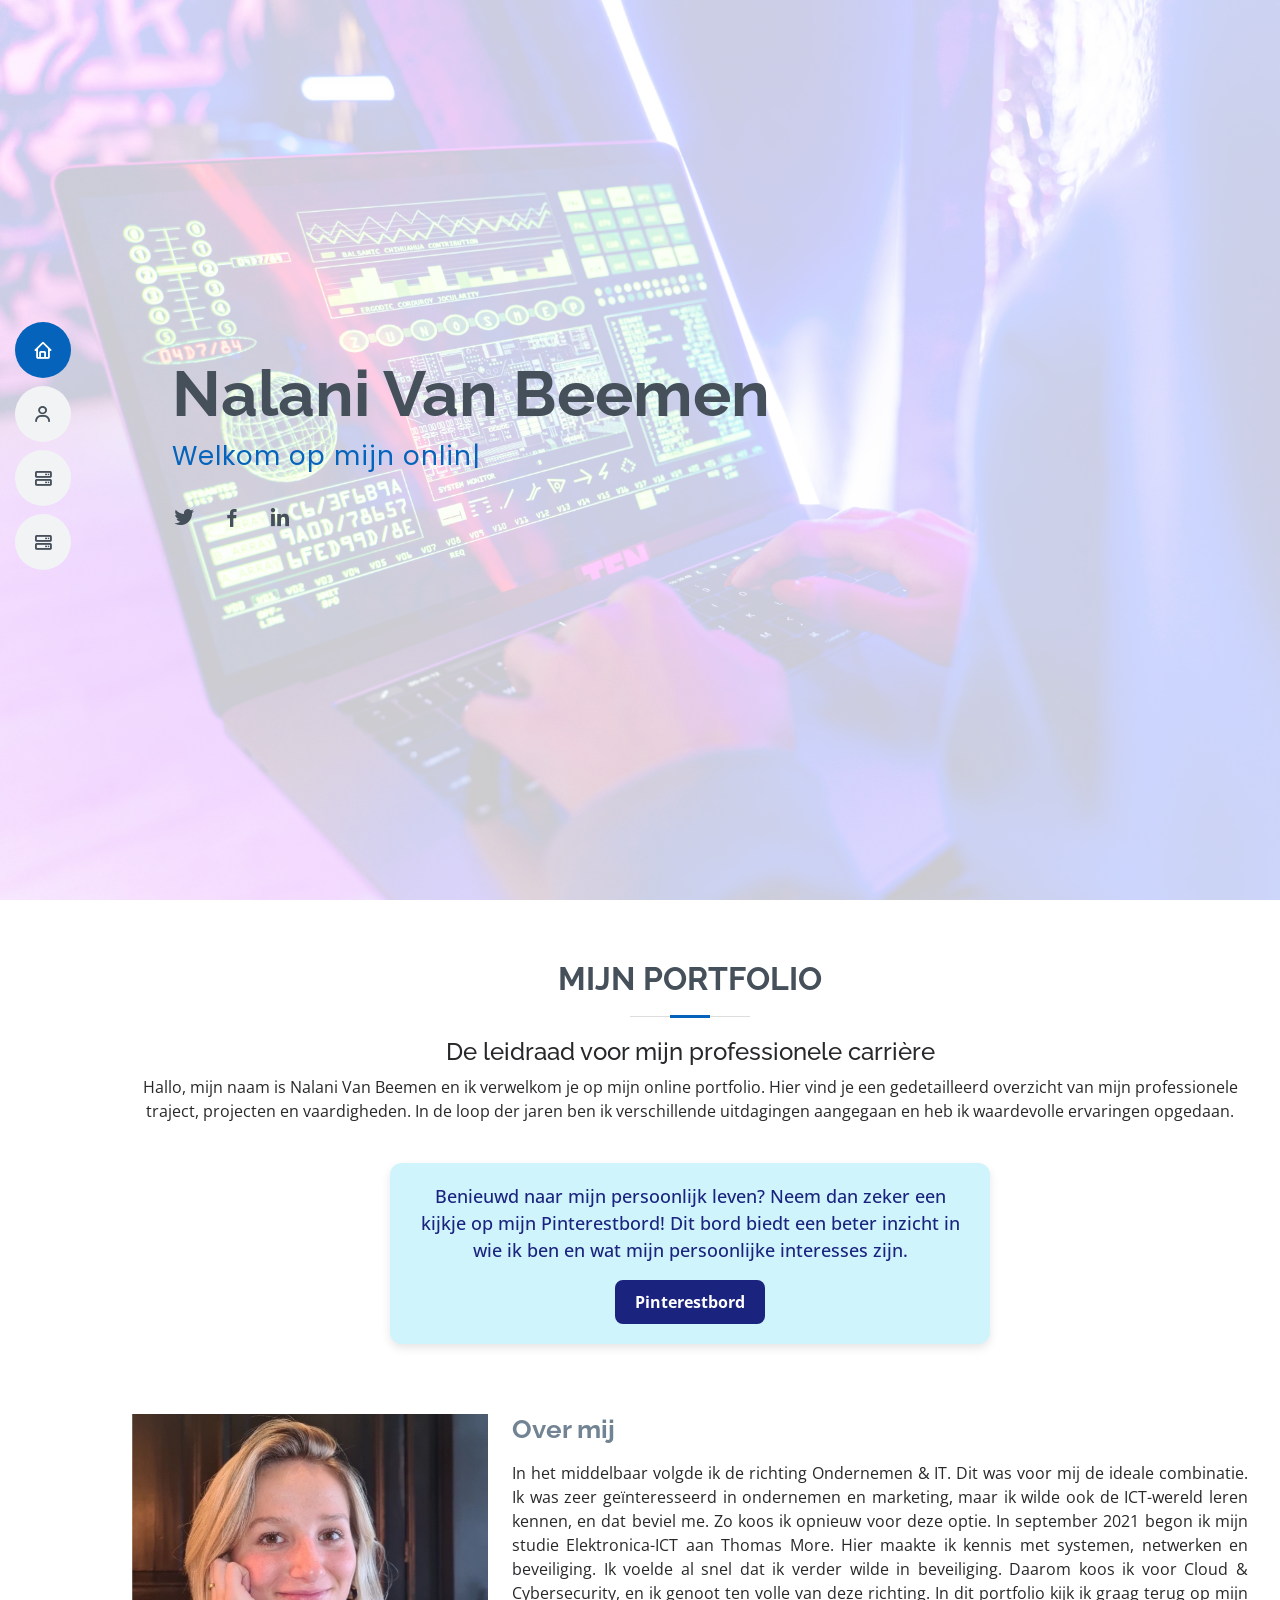
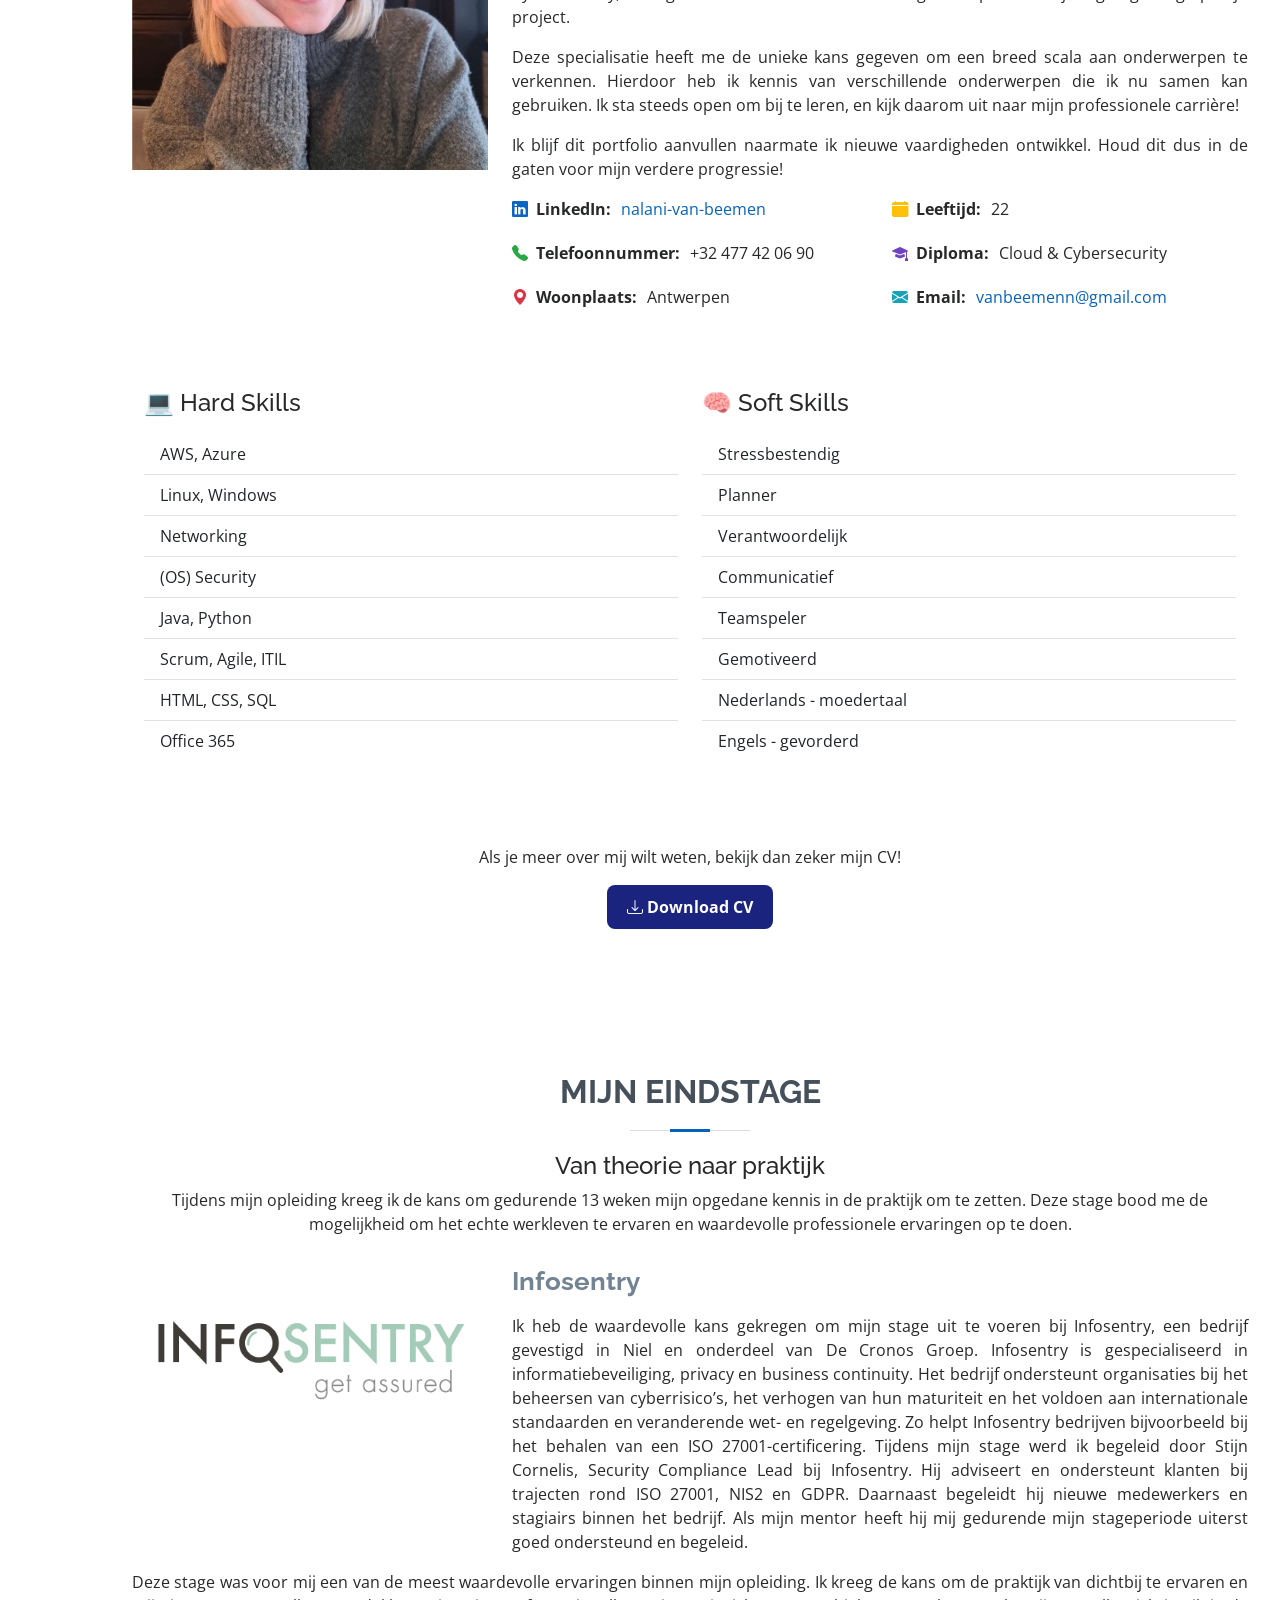
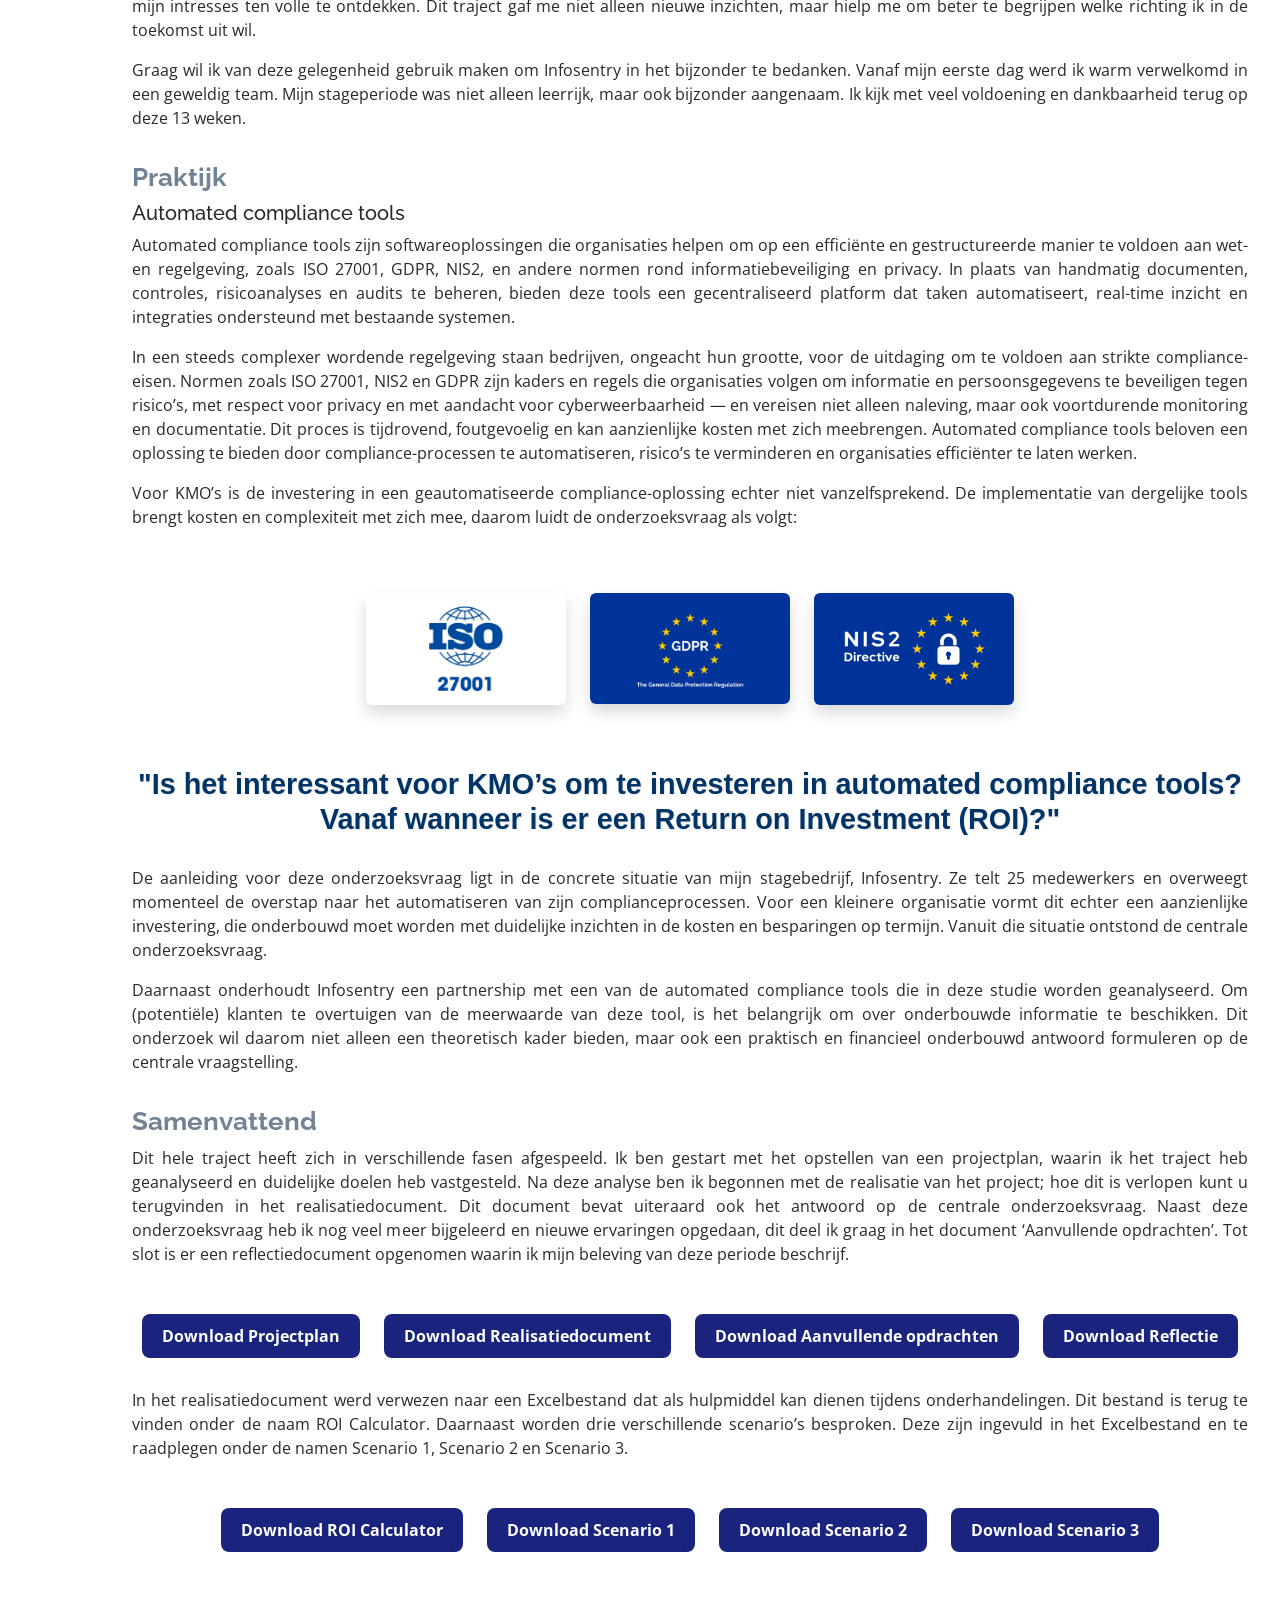
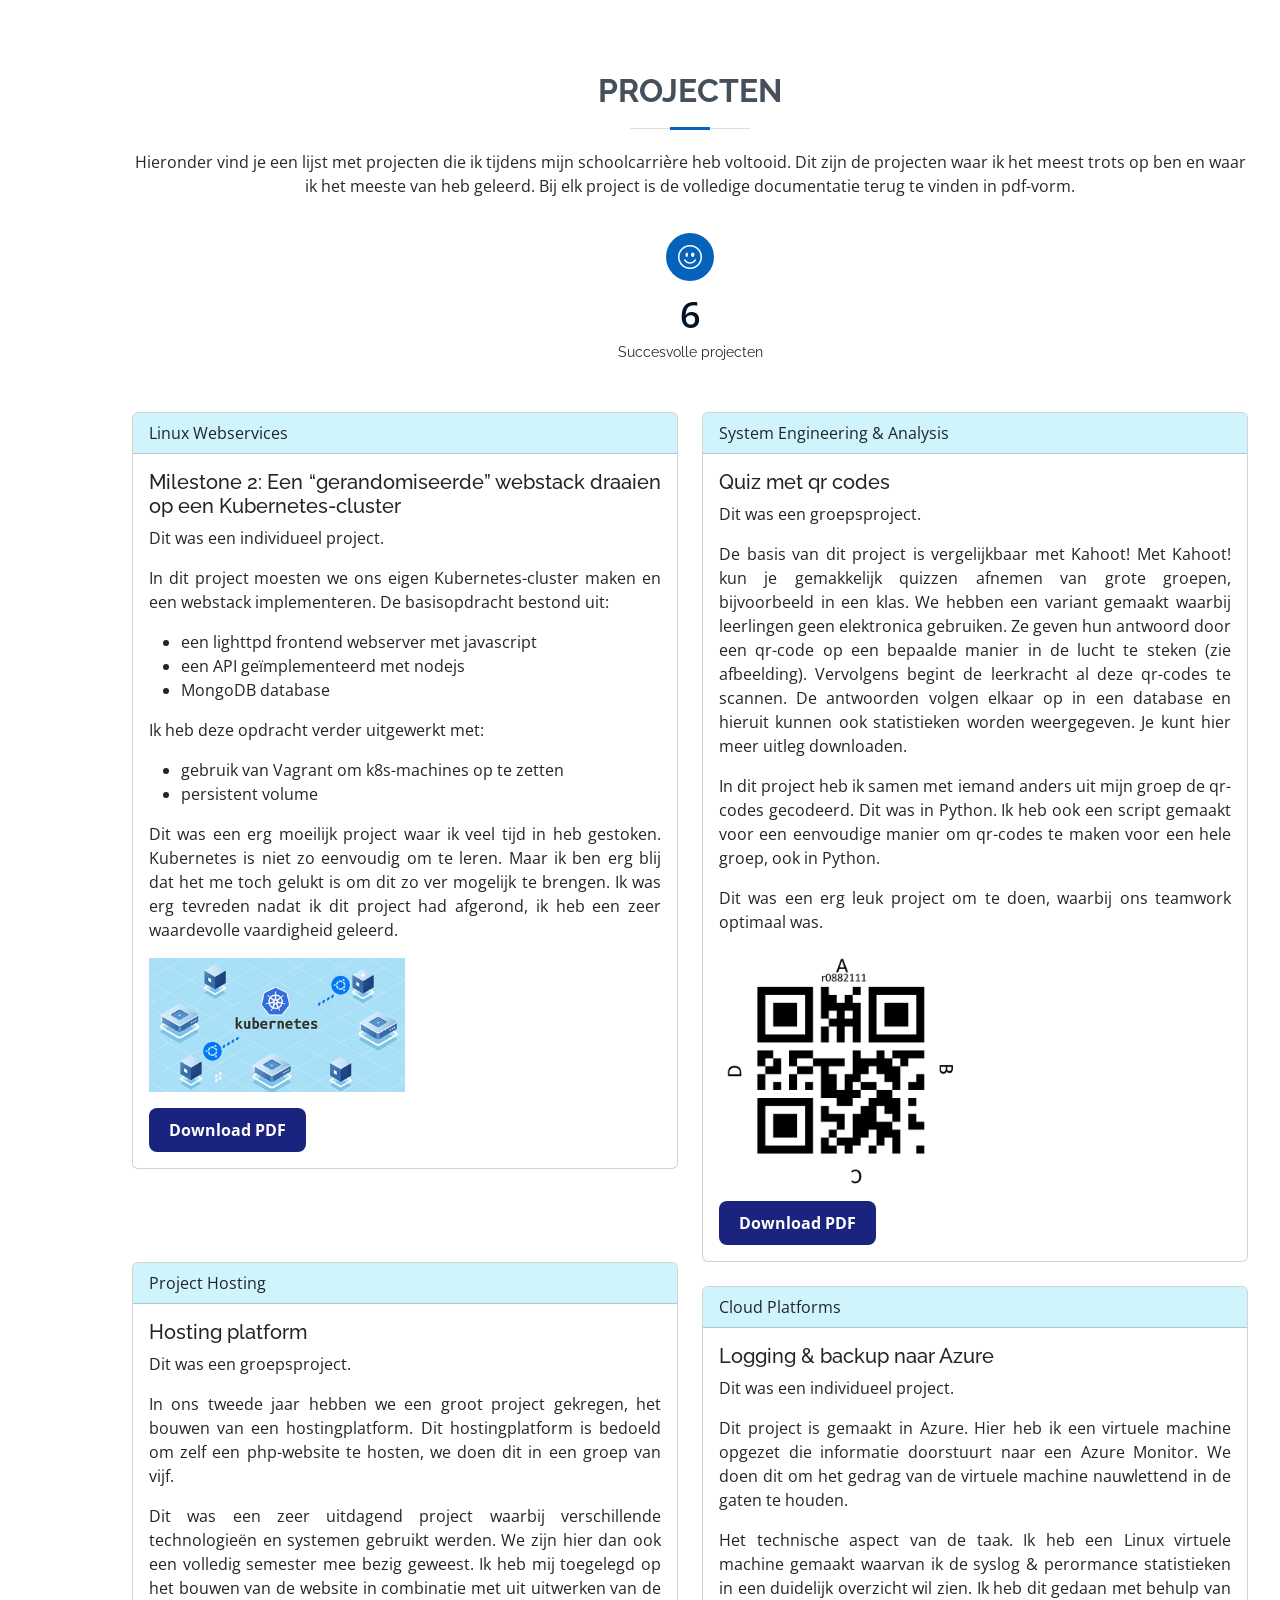
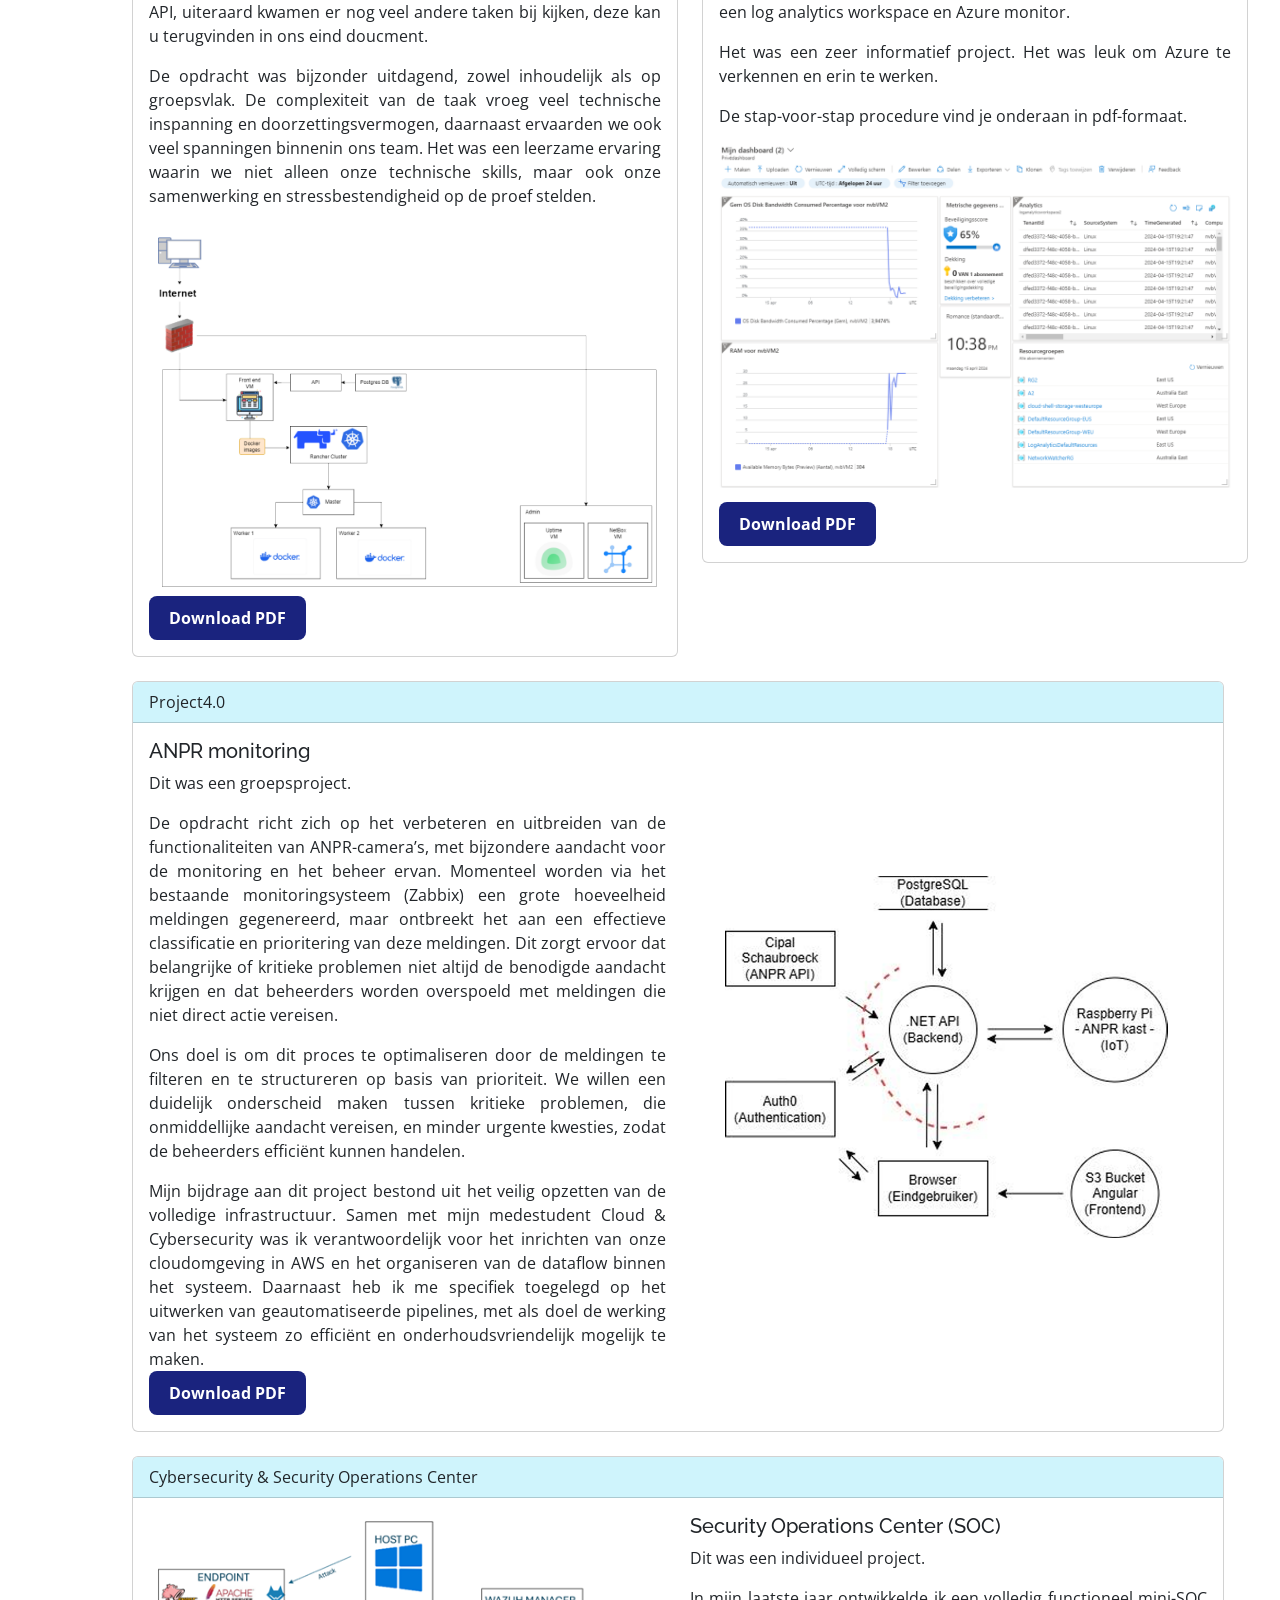
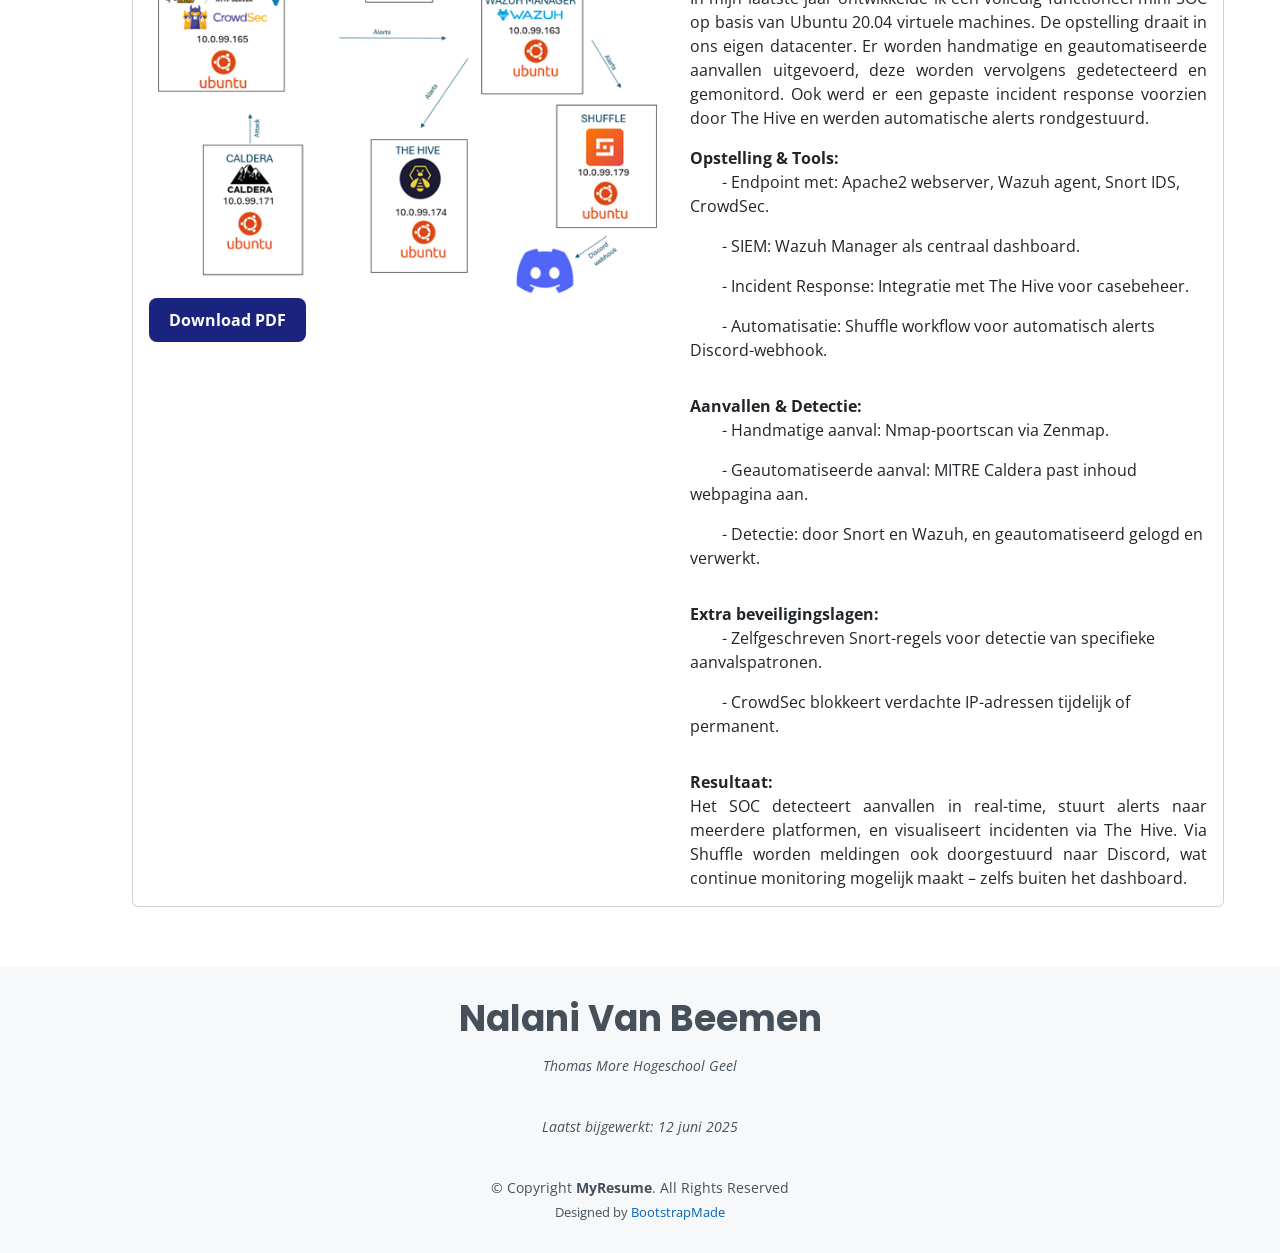
<file: index.html>
<!DOCTYPE html>
<html lang="en">

<head >

  <meta charset="utf-8">
  <meta content="width=device-width, initial-scale=1.0" name="viewport" >
  <style>
    .justify-text {
      text-align: justify;
      width: 100%;
      margin: 0 auto;
    }
  </style>

  <title>Portfolio Nalani Van Beemen</title>
  <meta content="" name="description">
  <meta content="" name="keywords">

  <!-- Favicons -->
  <link href="img/www.png" rel="icon">
  <link href="assets/img/apple-touch-icon.png" rel="apple-touch-icon">

  <!-- Google Fonts -->
  <link href="https://fonts.googleapis.com/css?family=Open+Sans:300,300i,400,400i,600,600i,700,700i|Raleway:300,300i,400,400i,500,500i,600,600i,700,700i|Poppins:300,300i,400,400i,500,500i,600,600i,700,700i" rel="stylesheet">

  <!-- Vendor CSS Files -->
  <link href="assets/vendor/aos/aos.css" rel="stylesheet">
  <link href="assets/vendor/bootstrap/css/bootstrap.min.css" rel="stylesheet">
  <link href="assets/vendor/bootstrap-icons/bootstrap-icons.css" rel="stylesheet">
  <link href="assets/vendor/boxicons/css/boxicons.min.css" rel="stylesheet">
  <link href="assets/vendor/glightbox/css/glightbox.min.css" rel="stylesheet">
  <link href="assets/vendor/swiper/swiper-bundle.min.css" rel="stylesheet">

  <!-- Template Main CSS File -->
  <link href="assets/css/style.css" rel="stylesheet">


</head>
<body>


  <i class="bi bi-list mobile-nav-toggle d-lg-none"></i>
  <!-- ======= Header ======= -->
  <header  id="header" class="d-flex flex-column justify-content-center">

    <nav id="navbar" class="navbar nav-menu">
      <ul>
        <li><a href="#hero" class="nav-link scrollto active"><i class="bx bx-home"></i> <span>Welkom</span></a></li>
        <li><a href="#about" class="nav-link scrollto"><i class="bx bx-user"></i> <span>Over mij</span></a></li>
        <li><a href="#stage" class="nav-link scrollto"><i class="bx bx-server"></i> <span>Stage</span></a></li>
        <li><a href="#facts" class="nav-link scrollto"><i class="bx bx-server"></i> <span>Projecten</span></a></li>
      </ul>
    </nav><!-- .nav-menu -->

  </header><!-- End Header -->

  <!-- ======= Hero Section ======= -->
  <section style="background-image: url('img/achtergrond.jpg'); background-size: cover; background-position: center; background-attachment: fixed;" id="hero" class="d-flex flex-column justify-content-center">
    <div class="container" data-aos="zoom-in" data-aos-delay="800">
      <h1>Nalani Van Beemen</h1>
      <p> <span class="typed" data-typed-items= "Welkom op mijn online portfolio!, Derdejaars studente Cloud & Cybersecurity" ></span></p>
      <div class="social-links">
        <a href="https://twitter.com/beemen_van" class="twitter"><i class="bx bxl-twitter"></i></a>
        <a href="https://www.facebook.com/nalani.vanbeemen/" class="facebook"><i class="bx bxl-facebook"></i></a>
        <a href="https://www.linkedin.com/in/nalani-van-beemen-59647b252/" class="linkedin"><i class="bx bxl-linkedin"></i></a>
      </div>
    </div>
  </section><!-- End Hero -->

  <main id="main">

    <!-- ======= About Section ======= -->
    <section id="about" class="about" >
      <div class="container" data-aos="fade-up">

        <div class="section-title">
          <h2>MIJN PORTFOLIO</h2>
          <h4>De leidraad voor mijn professionele carrière  </h4>
          <p>Hallo, mijn naam is Nalani Van Beemen en ik verwelkom je op mijn online portfolio. Hier vind je een gedetailleerd overzicht van mijn professionele traject, projecten en vaardigheden. In de loop der jaren ben ik verschillende uitdagingen aangegaan en heb ik waardevolle ervaringen opgedaan.</p>

        <div class="text-center my-12">
              <div style="background-color: #cff4fc; padding: 20px; border-radius: 12px; text-align: center; box-shadow: 0 4px 10px rgba(0, 0, 0, 0.1); max-width: 600px; margin: 40px auto;">
                <p style="font-size: 18px; color: #1a237e; font-weight: 500; margin-bottom: 16px;">
                  Benieuwd naar mijn persoonlijk leven? Neem dan zeker een kijkje op mijn Pinterestbord! Dit bord biedt een beter inzicht in wie ik ben en wat mijn persoonlijke interesses zijn.
                </p>
                <a href="https://pin.it/40Hjgjyno" target="_blank" style="display: inline-block; padding: 10px 20px; background-color: #1a237e; color: #fff; text-decoration: none; border-radius: 8px; font-weight: bold; transition: background-color 0.3s;">
                  Pinterestbord
                </a>
              </div>
            </div>
        </div>

        <div class="row">
          <div class="col-lg-4">
            <img src="img/me.jpg" class="img-fluid" alt="">
          </div>
          <div class="col-lg-8 pt-4 pt-lg-0 content">
            <h3>Over mij</h3>
            <p class="fst-italic">
            <p class="justify-text">In het middelbaar volgde ik de richting Ondernemen & IT. Dit was voor mij de ideale combinatie. Ik was zeer geïnteresseerd in ondernemen en marketing, maar ik wilde ook de ICT-wereld leren kennen, en dat beviel me. Zo koos ik opnieuw voor deze optie. In september 2021 begon ik mijn studie Elektronica-ICT aan Thomas More. Hier maakte ik kennis met systemen, netwerken en beveiliging. Ik voelde al snel dat ik verder wilde in beveiliging. Daarom koos ik voor Cloud & Cybersecurity, en ik genoot ten volle van deze richting. In dit portfolio kijk ik graag terug op mijn project. </p>
            <p></p>
            <p class="justify-text">Deze specialisatie heeft me de unieke kans gegeven om een breed scala aan onderwerpen te verkennen. Hierdoor heb ik kennis van verschillende onderwerpen die ik nu samen kan gebruiken. Ik sta steeds open om bij te leren, en kijk daarom uit naar mijn professionele carrière!</p>
            <p></p>
            <p class="justify-text">Ik blijf dit portfolio aanvullen naarmate ik nieuwe vaardigheden ontwikkel. Houd dit dus in de gaten voor mijn verdere progressie! </p>
            <p></p>
            <p></p>


            <div class="row contact-info">
              <div class="col-lg-6">
                <ul class="list-unstyled">
                  <li>
                    <i class="bi bi-linkedin" style="color:#0A66C2; margin-right:8px;"></i>
                    <strong>LinkedIn:</strong>
                    <a href="https://www.linkedin.com/in/nalani-van-beemen/" target="_blank" rel="noopener" class="text-decoration-none">
                      nalani-van-beemen
                    </a>
                  </li>
                  <li>
                    <i class="bi bi-telephone-fill" style="color:#28a745; margin-right:8px;"></i>
                    <strong>Telefoonnummer:</strong>
                    <span>+32 477 42 06 90</span>
                  </li>
                  <li>
                    <i class="bi bi-geo-alt-fill" style="color:#dc3545; margin-right:8px;"></i>
                    <strong>Woonplaats:</strong>
                    <span>Antwerpen</span>
                  </li>
                </ul>
              </div>

              <div class="col-lg-6">
                <ul class="list-unstyled">
                  <li>
                    <i class="bi bi-calendar-fill" style="color:#ffc107; margin-right:8px;"></i>
                    <strong>Leeftijd:</strong>
                    <span>22</span>
                  </li>
                  <li>
                    <i class="bi bi-mortarboard-fill" style="color:#6f42c1; margin-right:8px;"></i>
                    <strong>Diploma:</strong>
                    <span>Cloud & Cybersecurity</span>
                  </li>
                  <li>
                    <i class="bi bi-envelope-fill" style="color:#17a2b8; margin-right:8px;"></i>
                    <strong>Email:</strong>
                    <a href="mailto:vanbeemenn@gmail.com" class="text-decoration-none">vanbeemenn@gmail.com</a>
                  </li>
                </ul>
              </div>
            </div>
          </div>
        </div>

        <section class="container">
              <div class="row">
                <!-- Hard Skills -->
                <div class="col-md-6">
                  <h4 class="mb-3">💻 Hard Skills</h4>
                  <ul class="list-group list-group-flush">
                    <li class="list-group-item">AWS, Azure</li>
                    <li class="list-group-item">Linux, Windows</li>
                    <li class="list-group-item">Networking</li>
                    <li class="list-group-item">(OS) Security</li>
                    <li class="list-group-item">Java, Python</li>
                    <li class="list-group-item">Scrum, Agile, ITIL</li>
                    <li class="list-group-item">HTML, CSS, SQL</li>
                    <li class="list-group-item">Office 365</li>
                  </ul>
                </div>

                <!-- Soft Skills -->
                <div class="col-md-6">
                  <h4 class="mb-3">🧠 Soft Skills</h4>
                  <ul class="list-group list-group-flush">
                    <li class="list-group-item">Stressbestendig</li>
                    <li class="list-group-item">Planner</li>
                    <li class="list-group-item">Verantwoordelijk</li>
                    <li class="list-group-item">Communicatief</li>
                    <li class="list-group-item">Teamspeler</li>
                    <li class="list-group-item">Gemotiveerd</li>
                    <li class="list-group-item">Nederlands - moedertaal</li>
                    <li class="list-group-item">Engels - gevorderd</li>
                  </ul>
                </div>
              </div>
            </section>

        <div class="text-center my-4">
              <p>Als je meer over mij wilt weten, bekijk dan zeker mijn CV!</p>
              <a href="pdf/Nalani%20Van%20Beemen%20-%20CV%20nl.pdf" download="Nalani Van Beemen - r0882111 - CV.pdf" style="display: inline-block; padding: 10px 20px; background-color: #1a237e; color: #fff; text-decoration: none; border-radius: 8px; font-weight: bold; transition: background-color 0.3s;">
                <i class="bi bi-download"></i> Download CV
              </a>
            </div>
        </div>





      </div>
    </section><!-- End About Section -->


    <section id="stage" class="about">
      <div class="container" data-aos="fade-up">

        <div class="section-title">
          <h2>MIJN EINDSTAGE</h2>
          <h4>Van theorie naar praktijk  </h4>
          <p>Tijdens mijn opleiding kreeg ik de kans om gedurende 13 weken mijn opgedane kennis in de praktijk om te zetten. Deze stage bood me de mogelijkheid om het echte werkleven te ervaren en waardevolle professionele ervaringen op te doen.</p>
        </div>

        <div class="row">
          <div class="col-lg-4" style="margin-top: 35px">
            <img src="img/infosentry.png" class="img-fluid" alt="">
          </div>
          <div class="col-lg-8 pt-4 pt-lg-0 content">
            <h3>Infosentry</h3>
            <p class="fst-italic">
            <p class="justify-text">Ik heb de waardevolle kans gekregen om mijn stage uit te voeren bij Infosentry, een bedrijf gevestigd in Niel en onderdeel van De Cronos Groep. Infosentry is gespecialiseerd in informatiebeveiliging, privacy en business continuity. Het bedrijf ondersteunt organisaties bij het beheersen van cyberrisico’s, het verhogen van hun maturiteit en het voldoen aan internationale standaarden en veranderende wet- en regelgeving. Zo helpt Infosentry bedrijven bijvoorbeeld bij het behalen van een ISO 27001-certificering. Tijdens mijn stage werd ik begeleid door Stijn Cornelis, Security Compliance Lead bij Infosentry. Hij  adviseert en ondersteunt klanten bij trajecten rond ISO 27001, NIS2 en GDPR. Daarnaast begeleidt hij nieuwe medewerkers en stagiairs binnen het bedrijf. Als mijn mentor heeft hij mij gedurende mijn stageperiode uiterst goed ondersteund en begeleid.</p>
            <p></p>
            <p></p>
            <p></p>

          </div>

          <p class="justify-text">Deze stage was voor mij een van de meest waardevolle ervaringen binnen mijn opleiding. Ik kreeg de kans om de praktijk van dichtbij te ervaren en mijn intresses ten volle te ontdekken. Dit traject gaf me niet alleen nieuwe inzichten, maar hielp me om beter te begrijpen welke richting ik in de toekomst uit wil. </p>
            <p></p>
            <p class="justify-text" >Graag wil ik van deze gelegenheid gebruik maken om Infosentry in het bijzonder te bedanken. Vanaf mijn eerste dag werd ik warm verwelkomd in een geweldig team. Mijn stageperiode was niet alleen leerrijk, maar ook bijzonder aangenaam. Ik kijk met veel voldoening en dankbaarheid terug op deze 13 weken. </p>
            <p></p>
            <p></p>

          <div class="col-lg-8 pt-4 pt-lg-0 content">
            <h3>Praktijk</h3>
            <p class="fst-italic">
          </div>

            <h5>Automated compliance tools</h5>
            <p class="justify-text">Automated compliance tools zijn softwareoplossingen die organisaties helpen om op een efficiënte en gestructureerde manier te voldoen aan wet- en regelgeving, zoals ISO 27001, GDPR, NIS2, en andere normen rond informatiebeveiliging en privacy. In plaats van handmatig documenten, controles, risicoanalyses en audits te beheren, bieden deze tools een gecentraliseerd platform dat taken automatiseert, real-time inzicht en integraties ondersteund met bestaande systemen.</p>
            <p></p>
            <p class="justify-text">In een steeds complexer wordende regelgeving staan bedrijven, ongeacht hun grootte, voor de uitdaging om te voldoen aan strikte compliance-eisen. Normen zoals ISO 27001, NIS2 en GDPR zijn kaders en regels die organisaties volgen om informatie en persoonsgegevens te beveiligen tegen risico’s, met respect voor privacy en met aandacht voor cyberweerbaarheid — en vereisen niet alleen naleving, maar ook voortdurende monitoring en documentatie. Dit proces is tijdrovend, foutgevoelig en kan aanzienlijke kosten met zich meebrengen. Automated compliance tools beloven een oplossing te bieden door compliance-processen te automatiseren, risico’s te verminderen en organisaties efficiënter te laten werken.</p>
            <p></p>
            <p class="justify-text">Voor KMO’s is de investering in een geautomatiseerde compliance-oplossing echter niet vanzelfsprekend. De implementatie van dergelijke tools brengt kosten en complexiteit met zich mee, daarom luidt de onderzoeksvraag als volgt:</p>
            <p></p>


          <div class="d-flex justify-content-center gap-4 mt-5">
            <div class="photo-box">
              <img src="img/iso27001.png" alt="iso27001" class="img-fluid rounded shadow" style="max-width: 200px;">
            </div>
            <div class="photo-box">
              <img src="img/gdpr.jpg" alt="gdpr" class="img-fluid rounded shadow" style="max-width: 200px;">
            </div>
            <div class="photo-box">
              <img src="img/nis2.jpeg" alt="nis2" class="img-fluid rounded shadow" style="max-width: 200px;">
            </div>
          </div>
            <p></p>
            <p></p>
            <h4 style="color: #003366;font-weight: 700;font-size: 1.8rem;text-align: center;margin: 30px 0;font-family: 'Segoe UI', Tahoma, Geneva, Verdana, sans-serif;text-shadow: 1px 1px 2px rgba(0,0,0,0.1);">"Is het interessant voor KMO’s om te investeren in automated compliance tools? Vanaf wanneer is er een Return on Investment (ROI)?"</h4>

            <p class="justify-text">De aanleiding voor deze onderzoeksvraag ligt in de concrete situatie van mijn stagebedrijf, Infosentry. Ze telt 25 medewerkers en overweegt momenteel de overstap naar het automatiseren van zijn complianceprocessen. Voor een kleinere organisatie vormt dit echter een aanzienlijke investering, die onderbouwd moet worden met duidelijke inzichten in de kosten en besparingen op termijn. Vanuit die situatie ontstond de centrale onderzoeksvraag. </p>
            <p></p>
            <p class="justify-text">Daarnaast onderhoudt Infosentry een partnership met een van de automated compliance tools die in deze studie worden geanalyseerd. Om (potentiële) klanten te overtuigen van de meerwaarde van deze tool, is het belangrijk om over onderbouwde informatie te beschikken. Dit onderzoek wil daarom niet alleen een theoretisch kader bieden, maar ook een praktisch en financieel onderbouwd antwoord formuleren op de centrale vraagstelling.</p>
            <p></p>
            <p></p>

            <div class="col-lg-8 pt-4 pt-lg-0 content">
              <h3>Samenvattend</h3>
              <p class="fst-italic">
            </div>
            <p class="justify-text">Dit hele traject heeft zich in verschillende fasen afgespeeld. Ik ben gestart met het opstellen van een projectplan, waarin ik het traject heb geanalyseerd en duidelijke doelen heb vastgesteld. Na deze analyse ben ik begonnen met de realisatie van het project; hoe dit is verlopen kunt u terugvinden in het realisatiedocument. Dit document bevat uiteraard ook het antwoord op de centrale onderzoeksvraag. Naast deze onderzoeksvraag heb ik nog veel meer bijgeleerd en nieuwe ervaringen opgedaan, dit deel ik graag in het document ‘Aanvullende opdrachten’. Tot slot is er een reflectiedocument opgenomen waarin ik mijn beleving van deze periode beschrijf.</p>
            <div class="d-flex justify-content-center gap-4 mt-5">
              <div >
                <a href="pdf/Nalani%20Van%20Beemen%20-%20r0882111%20-%20Projectplan.pdf" download="Nalani Van Beemen - r0882111 - Projectplan.pdf" target="_blank" style="display: inline-block; padding: 10px 20px; background-color: #1a237e; color: #fff; text-decoration: none; border-radius: 8px; font-weight: bold; transition: background-color 0.3s;">Download Projectplan</a>
              </div>
              <div >
                <a href="pdf/Nalani%20Van%20Beemen%20-%20r0882111%20-%20Realisatiedocument.pdf" download="Nalani Van Beemen - r0882111 - Realisatiedocument.pdf" target="_blank" style="display: inline-block; padding: 10px 20px; background-color: #1a237e; color: #fff; text-decoration: none; border-radius: 8px; font-weight: bold; transition: background-color 0.3s;">Download Realisatiedocument</a>
              </div>
              <div >
                <a href="pdf/Nalani%20Van%20Beemen%20-%20r0882111%20-%20Aanvullende%20opdrachten.pdf" download="Nalani Van Beemen - r0882111 - Aanvullende opdrachten.pdf" target="_blank" style="display: inline-block; padding: 10px 20px; background-color: #1a237e; color: #fff; text-decoration: none; border-radius: 8px; font-weight: bold; transition: background-color 0.3s;">Download Aanvullende opdrachten</a>
              </div>
                <a href="pdf/Nalani%20Van%20Beemen%20-%20r0882111%20-%20Reflectie.pdf" download="Nalani Van Beemen - r0882111 - Reflectie.pdf" target="_blank" style="display: inline-block; padding: 10px 20px; background-color: #1a237e; color: #fff; text-decoration: none; border-radius: 8px; font-weight: bold; transition: background-color 0.3s;">Download Reflectie</a>
            </div>

          <p class="justify-text" style="margin-top: 30px">In het realisatiedocument werd verwezen naar een Excelbestand dat als hulpmiddel kan dienen tijdens onderhandelingen. Dit bestand is terug te vinden onder de naam ROI Calculator. Daarnaast worden drie verschillende scenario’s besproken. Deze zijn ingevuld in het Excelbestand en te raadplegen onder de namen Scenario 1, Scenario 2 en Scenario 3. </p>
            <div class="d-flex justify-content-center gap-4 mt-5">
              <div >
                <a href="pdf/ROI%20calculator.xlsx" download="Nalani Van Beemen - r0882111 - ROI Calculator.xlsx" target="_blank" style="display: inline-block; padding: 10px 20px; background-color: #1a237e; color: #fff; text-decoration: none; border-radius: 8px; font-weight: bold; transition: background-color 0.3s;">Download ROI Calculator</a>
              </div>
              <div >
                <a href="pdf/4.1%20Scenario%201-%20%2015%20FTE's.xlsx" download="Nalani Van Beemen - r0882111 - Scenario 1.xlsx" target="_blank" style="display: inline-block; padding: 10px 20px; background-color: #1a237e; color: #fff; text-decoration: none; border-radius: 8px; font-weight: bold; transition: background-color 0.3s;">Download Scenario 1</a>
              </div>
              <div >
                <a href="pdf/4.2%20Scenario%202%20-%2050%20FTE's.xlsx" download="Nalani Van Beemen - r0882111 - Scenario 2.xlsx" target="_blank" style="display: inline-block; padding: 10px 20px; background-color: #1a237e; color: #fff; text-decoration: none; border-radius: 8px; font-weight: bold; transition: background-color 0.3s;">Download Scenario 2</a>
              </div>
                <a href="pdf/4.3%20Scenario3%20-%20250%20FTE's.xlsx" download="Nalani Van Beemen - r0882111 - Scenario 3.xlsx" target="_blank" style="display: inline-block; padding: 10px 20px; background-color: #1a237e; color: #fff; text-decoration: none; border-radius: 8px; font-weight: bold; transition: background-color 0.3s;">Download Scenario 3</a>
            </div>
        </div>

      </div>
    </section><!-- End About Section -->


    <!-- ======= Facts Section ======= -->
    <section id="facts" class="facts">
      <div class="container" data-aos="fade-up">

        <div class="section-title">
          <h2>Projecten</h2>
          <p>Hieronder vind je een lijst met projecten die ik tijdens mijn schoolcarrière heb voltooid. Dit zijn de projecten waar ik het meest trots op ben en waar ik het meeste van heb geleerd. Bij elk project is de volledige documentatie terug te vinden in pdf-vorm. </p>
        </div>

        <div class="justify-content-center">
          <div class="count-box">
            <i class="bi bi-emoji-smile"></i>
            <span data-purecounter-start="0" data-purecounter-end="6" data-purecounter-duration="1" class="purecounter"></span>
            <p>Succesvolle projecten</p>
          </div>
        </div>

        <div class="row mt-6">

          <div class="col-lg-6 mt-4">
            <div class="card" >
              <div class="card-header" style="background-color: #cff4fc">
                Linux Webservices
              </div>
              <div class="card-body">
                <div class="justify-text">
                  <div class="col-md-12">
                    <h5 class="card-title">Milestone 2: Een “gerandomiseerde” webstack draaien op een Kubernetes-cluster</h5>
                    <p class="card-text"> Dit was een individueel project.</p>
                    <p>In dit project moesten we ons eigen Kubernetes-cluster maken en een webstack implementeren. De basisopdracht bestond uit:</p>

                    <ul>
                      <li>een lighttpd frontend webserver met javascript</li>
                      <li>een API geïmplementeerd met nodejs</li>
                      <li>MongoDB database</li>
                    </ul>

                    <p>Ik heb deze opdracht verder uitgewerkt met:</p>
                    <ul>
                      <li>gebruik van Vagrant om k8s-machines op te zetten</li>
                      <li>persistent volume</li>
                    </ul>
                  </div>
                  <p>Dit was een erg moeilijk project waar ik veel tijd in heb gestoken. Kubernetes is niet zo eenvoudig om te leren. Maar ik ben erg blij dat het me toch gelukt is om dit zo ver mogelijk te brengen. Ik was erg tevreden nadat ik dit project had afgerond, ik heb een zeer waardevolle vaardigheid geleerd.  </p>
                  <div class="col-md-6">
                    <!-- Afbeelding hier -->
                    <img src="img/Kubernetes.jpg" alt="kubernetes" class="img-fluid">
                  </div>
                  <p></p>
                </div>

                <!-- Download PDF-knop -->
                <a href="pdf/Nalani_Van_Beemen_2CCS01_Milestone2.pdf" download="Nalani Van Beemen - r0882111 - Linux Webservices - Milestone2.pdf" target="_blank" style="display: inline-block; padding: 10px 20px; background-color: #1a237e; color: #fff; text-decoration: none; border-radius: 8px; font-weight: bold; transition: background-color 0.3s;">Download PDF</a>
              </div>
            </div>
          </div>

          <div class="col-lg-6 mt-4">
            <div class="card">
              <div class="card-header" style="background-color: #cff4fc">
                System Engineering & Analysis
              </div>
              <div class="card-body">
                <div class="justify-text">
                  <div class="col-md-12">
                    <h5 class="card-title">Quiz met qr codes</h5>
                    <p>Dit was een groepsproject.</p>
                    <p class="card-text">De basis van dit project is vergelijkbaar met Kahoot! Met Kahoot! kun je gemakkelijk quizzen afnemen van grote groepen, bijvoorbeeld in een klas. We hebben een variant gemaakt waarbij leerlingen geen elektronica gebruiken. Ze geven hun antwoord door een qr-code op een bepaalde manier in de lucht te steken (zie afbeelding). Vervolgens begint de leerkracht al deze qr-codes te scannen. De antwoorden volgen elkaar op in een database en hieruit kunnen ook statistieken worden weergegeven. Je kunt hier meer uitleg downloaden. </p>
                    <p>In dit project heb ik samen met iemand anders uit mijn groep de qr-codes gecodeerd. Dit was in Python. Ik heb ook een script gemaakt voor een eenvoudige manier om qr-codes te maken voor een hele groep, ook in Python.</p>
                    <p>Dit was een erg leuk project om te doen, waarbij ons teamwork optimaal was.</p>
                  </div>
                  <div class="col-md-6">
                    <!-- Afbeelding hier -->
                    <img src="img/qrcode.png" alt="qrcode" class="img-fluid">
                  </div>
                </div>

                <!-- Download PDF-knop -->
                <a href="pdf/User%20Stories%20&%20PoC.pdf" download="Nalani Van Beemen - r0882111 - System Engineering & Analysis - Qrcodes.pdf" target="_blank" style="display: inline-block; padding: 10px 20px; background-color: #1a237e; color: #fff; text-decoration: none; border-radius: 8px; font-weight: bold; transition: background-color 0.3s;">Download PDF</a>
              </div>
            </div>
          </div>


          <div class="col-lg-6 ">
            <div class="col-lg">
              <div class="card">
                <div class="card-header" style="background-color: #cff4fc">
                  Project Hosting
                </div>
                <div class="card-body">
                  <div class="justify-text">
                    <div class="col-md-12">
                      <h5 class="card-title">Hosting platform</h5>
                      <p>Dit was een groepsproject.</p>
                      <p class="card-text">In ons tweede jaar hebben we een groot project gekregen, het bouwen van een hostingplatform. Dit hostingplatform is bedoeld om zelf een php-website te hosten, we doen dit in een groep van vijf. </p>
                      <p></p>
                      <p>Dit was een zeer uitdagend project waarbij verschillende technologieën en systemen gebruikt werden. We zijn hier dan ook een volledig semester mee bezig geweest. Ik heb mij toegelegd op het bouwen van de website in combinatie met uit uitwerken van de API, uiteraard kwamen er nog veel andere taken bij kijken, deze kan u terugvinden in ons eind doucment. </p>
                      <p>De opdracht was bijzonder uitdagend, zowel inhoudelijk als op groepsvlak. De complexiteit van de taak vroeg veel technische inspanning en doorzettingsvermogen, daarnaast ervaarden we ook veel spanningen binnenin ons team. Het was een leerzame ervaring waarin we niet alleen onze technische skills, maar ook onze samenwerking en stressbestendigheid op de proef stelden.</p>
                    </div>
                    <div class="col-md-12">
                      <!-- Afbeelding hier -->
                      <img src="img/schema.png" alt="qrcode" class="img-fluid">
                  </div>
                    </div>
                      <a href="pdf/Documentatie_projecthosting_team5.pdf" download="Nalani Van Beemen - r0882111 - Project Hosting - Hosting platform.pdf" target="_blank" style="display: inline-block; padding: 10px 20px; background-color: #1a237e; color: #fff; text-decoration: none; border-radius: 8px; font-weight: bold; transition: background-color 0.3s;">Download PDF</a>
                    </div>
                </div>
              </div>
            </div>

          <div class="col-lg-6 mt-4">
              <div class="card">
                <div class="card-header" style="background-color: #cff4fc">
                  Cloud Platforms
                </div>
                <div class="card-body">
                  <div class="justify-text">
                    <div class="col-md-12">
                      <h5 class="card-title">Logging & backup naar Azure</h5>
                      <p class="card-text">Dit was een individueel project. </p>
                      <p>Dit project is gemaakt in Azure. Hier heb ik een virtuele machine opgezet die informatie doorstuurt naar een Azure Monitor. We doen dit om het gedrag van de virtuele machine nauwlettend in de gaten te houden.</p>
                      <p>Het technische aspect van de taak. Ik heb een Linux virtuele machine gemaakt waarvan ik de syslog & perormance statistieken in een duidelijk overzicht wil zien. Ik heb dit gedaan met behulp van een log analytics workspace en Azure monitor.</p>
                      <p>Het was een zeer informatief project. Het was leuk om Azure te verkennen en erin te werken.</p>
                      <p>De stap-voor-stap procedure vind je onderaan in pdf-formaat.</p>
                    </div>
                    <div class="col-md-12">
                      <!-- Afbeelding hier -->
                      <img src="img/cloud.png" alt="cloud" class="img-fluid">
                    </div>

                    </div>
                <!-- Download PDF-knop -->
                <a href="pdf/Nalani_Van_Beemen_2CCS01_Assignment2.pdf" download="Nalani Van Beemen - r0882111 - Cloud Platforms - Assignment2.pdf" target="_blank" style="display: inline-block; padding: 10px 20px; background-color: #1a237e; color: #fff; text-decoration: none; border-radius: 8px; font-weight: bold; transition: background-color 0.3s;">Download PDF</a>
              </div>
            </div>
          </div>


          <div class="row mt-6 mt-4">
            <div class="col-lg">
              <div class="card">
                <div class="card-header" style="background-color: #cff4fc">
                  Project4.0
                </div>
                <div class="card-body">
                  <div class="row align-items-center">
                    <!-- Tekst links -->
                    <div class="col-lg-6">
                      <h5 class="card-title">ANPR monitoring</h5>
                      <p>Dit was een groepsproject.</p>
                      <p class="card-text justify-text ">
                        De opdracht richt zich op het verbeteren en uitbreiden van de functionaliteiten van ANPR-camera’s, met bijzondere aandacht voor de monitoring en het beheer ervan. Momenteel worden via het bestaande monitoringsysteem (Zabbix) een grote hoeveelheid meldingen gegenereerd, maar ontbreekt het aan een effectieve classificatie en prioritering van deze meldingen. Dit zorgt ervoor dat belangrijke of kritieke problemen niet altijd de benodigde aandacht krijgen en dat beheerders worden overspoeld met meldingen die niet direct actie vereisen.
                      </p>
                      <p></p>
                      <p class="justify-text">
                        Ons doel is om dit proces te optimaliseren door de meldingen te filteren en te structureren op basis van prioriteit. We willen een duidelijk onderscheid maken tussen kritieke problemen, die onmiddellijke aandacht vereisen, en minder urgente kwesties, zodat de beheerders efficiënt kunnen handelen.
                      </p>
                      <p></p>
                      <p class="justify-text">
                        Mijn bijdrage aan dit project bestond uit het veilig opzetten van de volledige infrastructuur. Samen met mijn medestudent Cloud & Cybersecurity was ik verantwoordelijk voor het inrichten van onze cloudomgeving in AWS en het organiseren van de dataflow binnen het systeem. Daarnaast heb ik me specifiek toegelegd op het uitwerken van geautomatiseerde pipelines, met als doel de werking van het systeem zo efficiënt en onderhoudsvriendelijk mogelijk te maken.
                      </p>
                    </div>

                    <!-- Afbeelding rechts -->
                    <div class="col-lg-6 text-end">
                      <img src="img/anpr.png" alt="anpr" class="img-fluid">
                    </div>
                  </div>
                  <a href="pdf/Algemeen%20Rapport%20(Realisatiefase)%20-%20Team%20A2%20-%20SAiD.pdf" download="Nalani Van Beemen - r0882111 - Project4.0 - ANPR monitoring.pdf" target="_blank" style="display: inline-block; padding: 10px 20px; background-color: #1a237e; color: #fff; text-decoration: none; border-radius: 8px; font-weight: bold; transition: background-color 0.3s;">Download PDF</a>
                </div>
              </div>
            </div>
          </div>

          <div class="row mt-6 mt-4">
            <div class="col-lg">
              <div class="card">
                <div class="card-header" style="background-color: #cff4fc">
                  Cybersecurity & Security Operations Center
                </div>
                <div class="card-body">
                  <div class="row align-items-lg-start">
                    <!-- Afbeelding links -->
                    <div class="col-lg-6 text-start">
                      <img src="img/soc.png" alt="anpr" class="img-fluid">
                      <a href="pdf/Nalani_Van_Beemen_3CCS01_SOC.pdf" download="Nalani Van Beemen - r0882111 - Cybersecurity & Security Operations Center - SOC.pdf" target="_blank" style="display: inline-block; padding: 10px 20px; background-color: #1a237e; color: #fff; text-decoration: none; border-radius: 8px; font-weight: bold; transition: background-color 0.3s;">Download PDF</a>
                    </div>


                    <!-- Tekst rechts -->
                    <div class="col-lg-6">
                      <h5 class="card-title">Security Operations Center (SOC)</h5>
                      <p>Dit was een individueel project.</p>
                      <p class="card-text justify-text">In mijn laatste jaar ontwikkelde ik een volledig functioneel mini-SOC op basis van Ubuntu 20.04 virtuele machines. De opstelling draait in ons eigen datacenter. Er worden handmatige en geautomatiseerde aanvallen uitgevoerd, deze worden vervolgens gedetecteerd en gemonitord. Ook werd er een gepaste incident response voorzien door The Hive en werden automatische alerts rondgestuurd. </p>
                      <p></p>
                      <p class="justify-text" ><strong> Opstelling & Tools:</strong> </p>
                      <p style="text-indent: 2em;">- Endpoint met: Apache2 webserver, Wazuh agent, Snort IDS, CrowdSec.</p>
                      <p style="text-indent: 2em;">- SIEM: Wazuh Manager als centraal dashboard.</p>
                      <p style="text-indent: 2em;">- Incident Response: Integratie met The Hive voor casebeheer.</p>
                      <p style="text-indent: 2em; margin-bottom: 2em">- Automatisatie: Shuffle workflow voor automatisch alerts Discord-webhook.</p>
                      <p></p>
                      <p></p>
                      <p class="justify-text" ><strong> Aanvallen & Detectie:</strong> </p>
                      <p style="text-indent: 2em;">- Handmatige aanval: Nmap-poortscan via Zenmap.</p>
                      <p style="text-indent: 2em;">- Geautomatiseerde aanval: MITRE Caldera past inhoud webpagina aan.</p>
                      <p style="text-indent: 2em; margin-bottom: 2em">- Detectie: door Snort en Wazuh, en geautomatiseerd gelogd en verwerkt.</p>
                      <p></p>
                      <p class="justify-text" ><strong> Extra beveiligingslagen:</strong> </p>
                      <p style="text-indent: 2em;">- Zelfgeschreven Snort-regels voor detectie van specifieke aanvalspatronen.</p>
                      <p style="text-indent: 2em; margin-bottom: 2em">- CrowdSec blokkeert verdachte IP-adressen tijdelijk of permanent.</p>

                      <p></p>
                      <strong>Resultaat: </strong>
                      <p class="justify-text">
                        Het SOC detecteert aanvallen in real-time, stuurt alerts naar meerdere platformen, en visualiseert incidenten via The Hive. Via Shuffle worden meldingen ook doorgestuurd naar Discord, wat continue monitoring mogelijk maakt – zelfs buiten het dashboard.
                      </p>
                    </div>
                  </div>

                </div>
              </div>
            </div>
          </div>
        </div>
      </div>
    </section><!-- End Facts Section -->



  </main><!-- End #main -->

  <!-- ======= Footer ======= -->
  <footer id="footer">
    <div class="container">
      <h3>Nalani Van Beemen</h3>
      <p>Thomas More Hogeschool Geel</p>
      <p>Laatst bijgewerkt: 12 juni 2025</p>

      <div class="copyright">
        &copy; Copyright <strong><span>MyResume</span></strong>. All Rights Reserved
      </div>
      <div class="credits">
        <!-- All the links in the footer should remain intact. -->
        <!-- You can delete the links only if you purchased the pro version. -->
        <!-- Licensing information: [license-url] -->
        <!-- Purchase the pro version with working PHP/AJAX contact form: https://bootstrapmade.com/free-html-bootstrap-template-my-resume/ -->
        Designed by <a href="https://bootstrapmade.com/">BootstrapMade</a>
      </div>
    </div>
  </footer><!-- End Footer -->

  <div id="preloader"></div>
  <a href="#" class="back-to-top d-flex align-items-center justify-content-center"><i class="bi bi-arrow-up-short"></i></a>

  <!-- Vendor JS Files -->
  <script src="assets/vendor/purecounter/purecounter_vanilla.js"></script>
  <script src="assets/vendor/aos/aos.js"></script>
  <script src="assets/vendor/bootstrap/js/bootstrap.bundle.min.js"></script>
  <script src="assets/vendor/glightbox/js/glightbox.min.js"></script>
  <script src="assets/vendor/isotope-layout/isotope.pkgd.min.js"></script>
  <script src="assets/vendor/swiper/swiper-bundle.min.js"></script>
  <script src="assets/vendor/typed.js/typed.umd.js"></script>
  <script src="assets/vendor/waypoints/noframework.waypoints.js"></script>
  <script src="assets/vendor/php-email-form/validate.js"></script>

  <!-- Template Main JS File -->
  <script src="assets/js/main.js"></script>

</body>

</html>
</file>
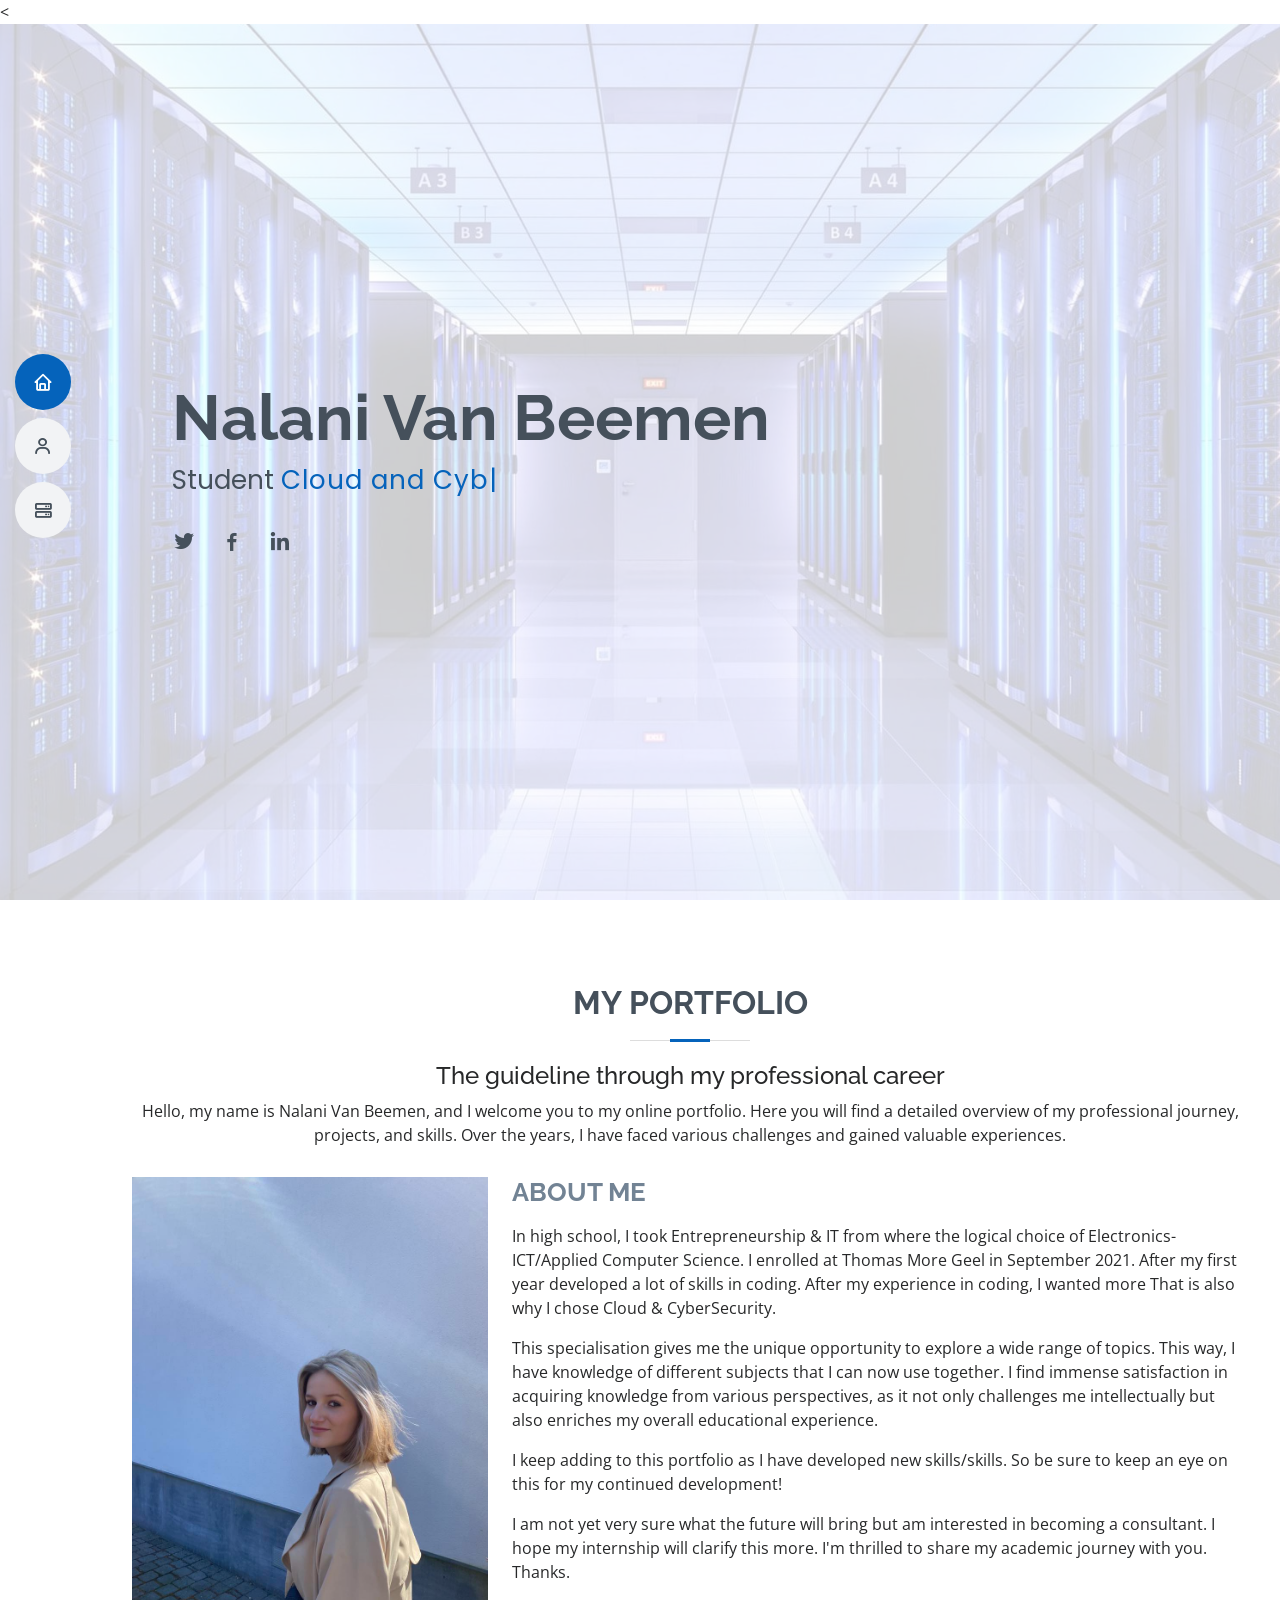
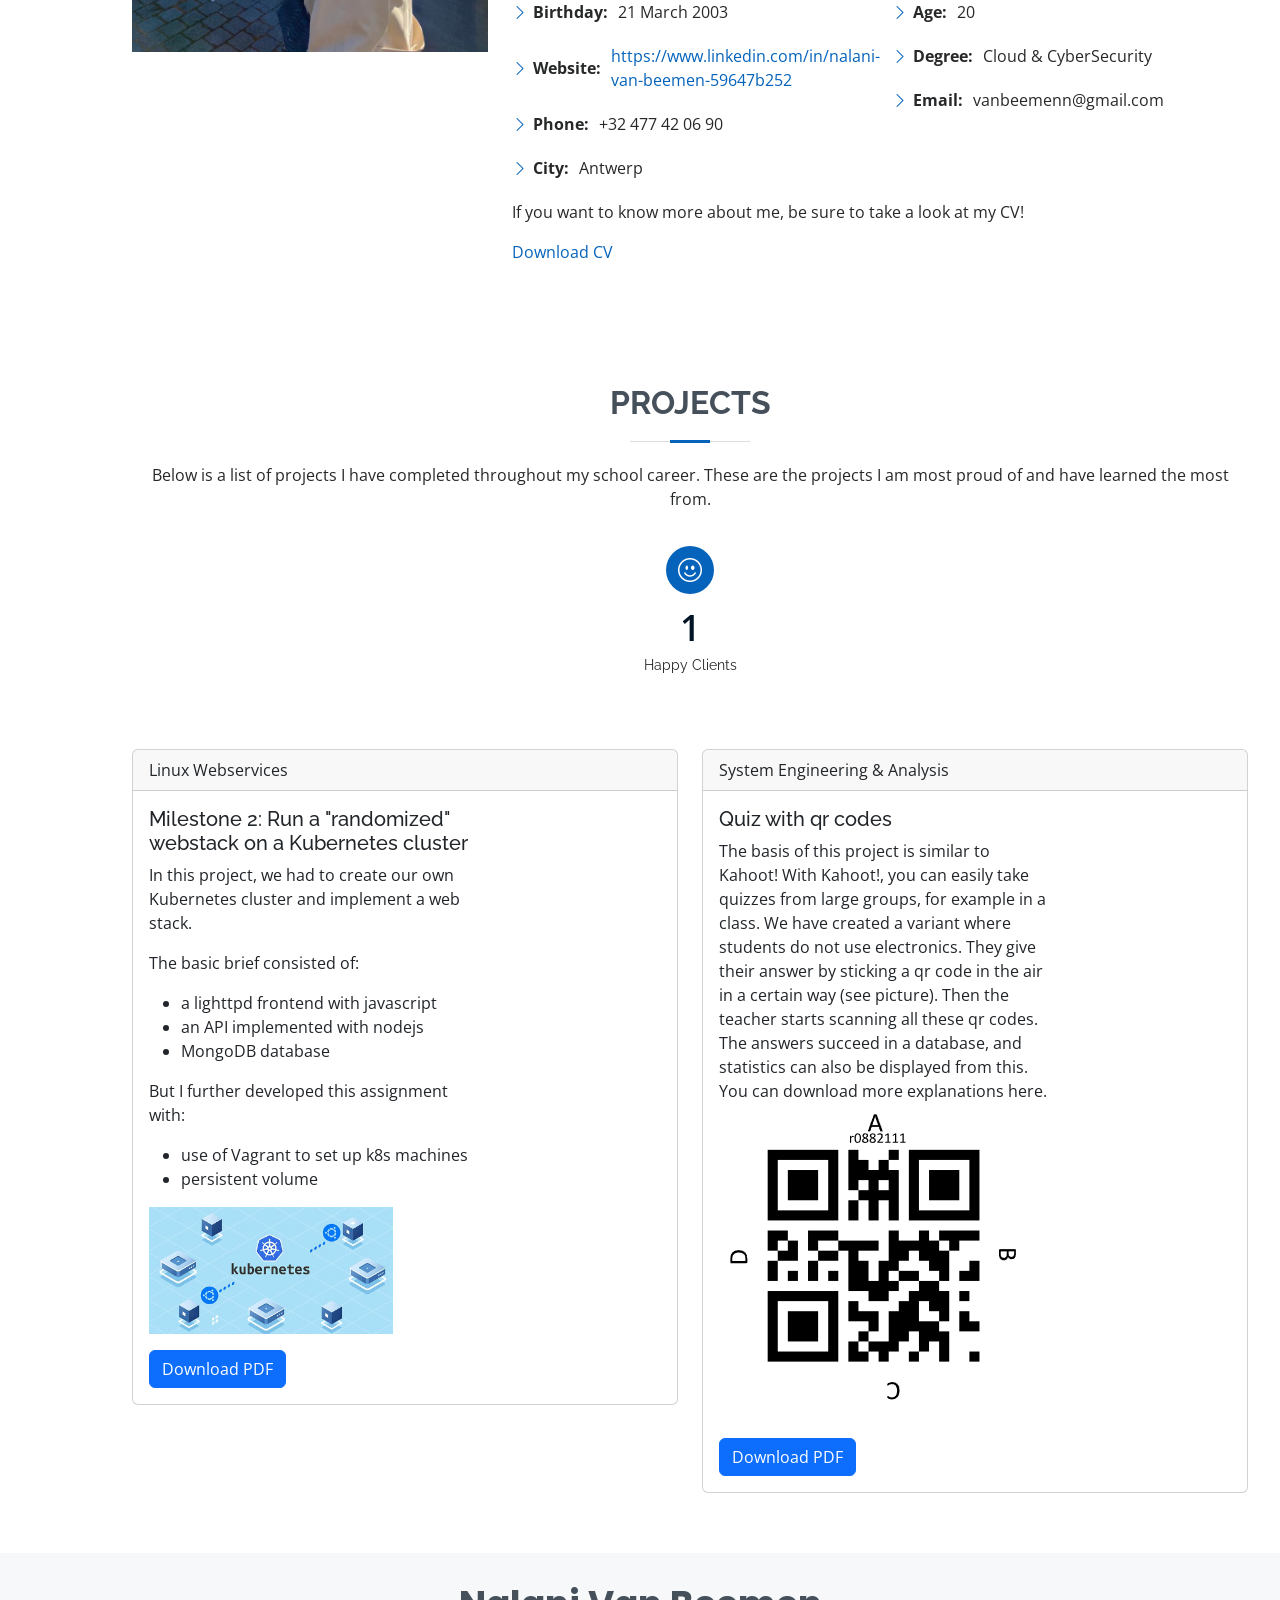
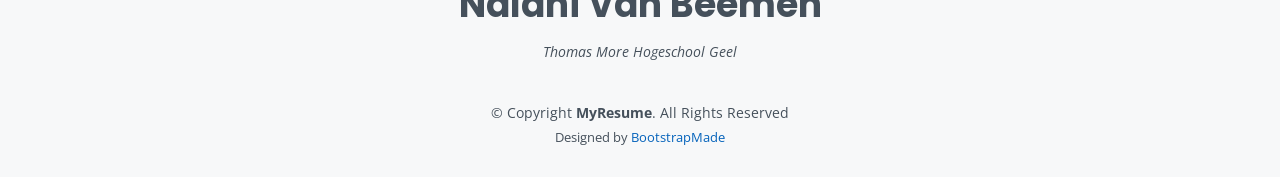
<file: backup/index.html>
<!DOCTYPE html>
<html lang="en">

<head >

  <meta charset="utf-8">
  <meta content="width=device-width, initial-scale=1.0" name="viewport">

  <title>Portfolio Nalani Van Beemen</title>
  <meta content="" name="description">
  <meta content="" name="keywords">

  <!-- Favicons -->
  <link href="assets/img/favicon.png" rel="icon">
  <link href="assets/img/apple-touch-icon.png" rel="apple-touch-icon">

  <!-- Google Fonts -->
  <link href="https://fonts.googleapis.com/css?family=Open+Sans:300,300i,400,400i,600,600i,700,700i|Raleway:300,300i,400,400i,500,500i,600,600i,700,700i|Poppins:300,300i,400,400i,500,500i,600,600i,700,700i" rel="stylesheet">

  <!-- Vendor CSS Files -->
  <link href="assets/vendor/aos/aos.css" rel="stylesheet">
  <link href="assets/vendor/bootstrap/css/bootstrap.min.css" rel="stylesheet">
  <link href="assets/vendor/bootstrap-icons/bootstrap-icons.css" rel="stylesheet">
  <link href="assets/vendor/boxicons/css/boxicons.min.css" rel="stylesheet">
  <link href="assets/vendor/glightbox/css/glightbox.min.css" rel="stylesheet">
  <link href="assets/vendor/swiper/swiper-bundle.min.css" rel="stylesheet">

  <!-- Template Main CSS File -->
  <link href="assets/css/style.css" rel="stylesheet">


</head>
<<body >


  <i class="bi bi-list mobile-nav-toggle d-lg-none"></i>
  <!-- ======= Header ======= -->
  <header  id="header" class="d-flex flex-column justify-content-center">

    <nav id="navbar" class="navbar nav-menu">
      <ul>
        <li><a href="#hero" class="nav-link scrollto active"><i class="bx bx-home"></i> <span>Home</span></a></li>
        <li><a href="#about" class="nav-link scrollto"><i class="bx bx-user"></i> <span>About</span></a></li>
        <li><a href="#facts" class="nav-link scrollto"><i class="bx bx-server"></i> <span>Projects</span></a></li>
      </ul>
    </nav><!-- .nav-menu -->

  </header><!-- End Header -->

  <!-- ======= Hero Section ======= -->
  <section style="background-image: url('img/server.png'); background-size: cover; background-position: center; background-attachment: fixed;" id="hero" class="d-flex flex-column justify-content-center">
    <div class="container" data-aos="zoom-in" data-aos-delay="100">
      <h1>Nalani Van Beemen</h1>
      <p>Student <span class="typed" data-typed-items="Cloud and CyberSecurity"></span></p>
      <div class="social-links">
        <a href="https://twitter.com/beemen_van" class="twitter"><i class="bx bxl-twitter"></i></a>
        <a href="https://www.facebook.com/nalani.vanbeemen/" class="facebook"><i class="bx bxl-facebook"></i></a>
        <a href="https://www.linkedin.com/in/nalani-van-beemen-59647b252/" class="linkedin"><i class="bx bxl-linkedin"></i></a>
      </div>
    </div>
  </section><!-- End Hero -->

  <main id="main">

    <!-- ======= About Section ======= -->
    <section id="about" class="about">
      <div class="container" data-aos="fade-up">

        <div class="section-title">
          <h2>MY PORTFOLIO</h2>
          <h4>The guideline through my professional career</h4>
          <p>Hello, my name is Nalani Van Beemen, and I welcome you to my online portfolio. Here you will find a detailed
            overview of my professional journey, projects, and skills. Over the years, I have faced various challenges and gained valuable experiences.</p>
        </div>

        <div class="row">
          <div class="col-lg-4">
            <img src="img/me.jpg" class="img-fluid" alt="">
          </div>
          <div class="col-lg-8 pt-4 pt-lg-0 content">
            <h3>ABOUT ME</h3>
            <p class="fst-italic">
            <p>In high school, I took Entrepreneurship & IT from where the logical choice of Electronics-ICT/Applied Computer Science.
              I enrolled at Thomas More Geel in September 2021. After my first year developed a lot of skills in coding.
              After my experience in coding, I wanted more That is also why I chose Cloud & CyberSecurity.</p>

            <p>This specialisation gives me the unique opportunity to explore a wide range of topics. This way, I have knowledge of different subjects that I can now use together.
              I find immense satisfaction in acquiring knowledge from various perspectives, as it not only
              challenges me intellectually but also enriches my overall educational experience.</p>

            <p>I keep adding to this portfolio as I have developed new skills/skills. So be sure to keep an eye on this for my continued development! </p>

            <p>I am not yet very sure what the future will bring but am interested in becoming a consultant. I hope my internship will clarify this more. I'm thrilled to share my academic journey with you. Thanks. </p></h5>

            </p>
            <div class="row">
              <div class="col-lg-6">
                <ul>
                  <li><i class="bi bi-chevron-right"></i> <strong>Birthday:</strong> <span>21 March 2003</span></li>
                  <li><i class="bi bi-chevron-right"></i> <strong>Website:</strong> <span><a href="https://www.linkedin.com/in/nalani-van-beemen-59647b252" target="_blank">https://www.linkedin.com/in/nalani-van-beemen-59647b252</a></span></li>
                  <li><i class="bi bi-chevron-right"></i> <strong>Phone:</strong> <span>+32 477 42 06 90</span></li>
                  <li><i class="bi bi-chevron-right"></i> <strong>City:</strong> <span>Antwerp</span></li>
                </ul>
              </div>
              <div class="col-lg-6">
                <ul>
                  <li><i class="bi bi-chevron-right"></i> <strong>Age:</strong> <span>20</span></li>
                  <li><i class="bi bi-chevron-right"></i> <strong>Degree:</strong> <span>Cloud & CyberSecurity</span></li>
                  <li><i class="bi bi-chevron-right"></i> <strong>Email:</strong> <span>vanbeemenn@gmail.com</span></li>
                </ul>
              </div>
            </div>
            <p class="w3-center"> If you want to know more about me, be sure to take a look at my CV! </p>
            <a href="img/CV_Nalani_Van_Beemen.pdf" download="cv" class="text-center">Download CV</a>

          </div>
        </div>

      </div>
    </section><!-- End About Section -->

    <!-- ======= Facts Section ======= -->
    <section id="facts" class="facts">
      <div class="container" data-aos="fade-up">

        <div class="section-title">
          <h2>Projects</h2>
          <p>Below is a list of projects I have completed throughout my school career. These are the projects I am most proud of and have learned the most from.</p>
        </div>

        <div class="justify-content-center">
          <div class="count-box">
            <i class="bi bi-emoji-smile"></i>
            <span data-purecounter-start="0" data-purecounter-end="2" data-purecounter-duration="1" class="purecounter"></span>
            <p>Happy Clients</p>
          </div>
        </div>

        <div class="row mt-4">

          <div class="col-lg-6 mt-4">
            <div class="card">
              <div class="card-header">
                Linux Webservices
              </div>
              <div class="card-body">
                <div class="row">
                  <div class="col-md-8">
                    <h5 class="card-title">Milestone 2: Run a "randomized" webstack on a Kubernetes cluster</h5>
                    <p class="card-text">In this project, we had to create our own Kubernetes cluster and implement a web stack.</p>

                    <p>The basic brief consisted of:</p>
                    <ul>
                      <li>a lighttpd frontend with javascript</li>
                      <li>an API implemented with nodejs</li>
                      <li>MongoDB database</li>
                    </ul>

                    <p>But I further developed this assignment with:</p>
                    <ul>
                      <li>use of Vagrant to set up k8s machines</li>
                      <li>persistent volume</li>
                    </ul>
                  </div>
                  <div class="col-md-6">
                    <!-- Afbeelding hier -->
                    <img src="img/Kubernetes.jpg" alt="kubernetes" class="img-fluid">
                  </div>
                </div>

                <!-- Download PDF-knop -->
                <a href="pdf/Nalani_Van_Beemen_2CCS01_Milestone2.pdf" download="jouw_bestandsnaam.pdf" class="btn btn-primary mt-3">Download PDF</a>
              </div>
            </div>
          </div>

          <div class="col-lg-6 mt-4">
            <div class="card">
              <div class="card-header">
                System Engineering & Analysis
              </div>
              <div class="card-body">
                <div class="row">
                  <div class="col-md-8">
                    <h5 class="card-title">Quiz with qr codes</h5>
                    <p class="card-text">The basis of this project is similar to Kahoot! With Kahoot!, you can easily take quizzes from large groups, for example in a class. We have created a variant where students do not use electronics. They give their answer by sticking a qr code in the air in a certain way (see picture). Then the teacher starts scanning all these qr codes. The answers succeed in a database, and statistics can also be displayed from this. You can download more explanations here.</p>
                  </div>
                  <div class="col-md-">
                    <!-- Afbeelding hier -->
                    <img src="img/qrcode.png" alt="qrcode" class="img-fluid">
                  </div>
                </div>

                <!-- Download PDF-knop -->
                <a href="pdf/PoC_Projectweek_SW2.pdf" download="projectweek" class="btn btn-primary mt-3">Download PDF</a>
              </div>
            </div>
          </div>
        </div>





      </div>

      </div>
    </section><!-- End Facts Section -->






  </main><!-- End #main -->

  <!-- ======= Footer ======= -->
  <footer id="footer">
    <div class="container">
      <h3>Nalani Van Beemen</h3>
      <p>Thomas More Hogeschool Geel</p>

      <div class="copyright">
        &copy; Copyright <strong><span>MyResume</span></strong>. All Rights Reserved
      </div>
      <div class="credits">
        <!-- All the links in the footer should remain intact. -->
        <!-- You can delete the links only if you purchased the pro version. -->
        <!-- Licensing information: [license-url] -->
        <!-- Purchase the pro version with working PHP/AJAX contact form: https://bootstrapmade.com/free-html-bootstrap-template-my-resume/ -->
        Designed by <a href="https://bootstrapmade.com/">BootstrapMade</a>
      </div>
    </div>
  </footer><!-- End Footer -->

  <div id="preloader"></div>
  <a href="#" class="back-to-top d-flex align-items-center justify-content-center"><i class="bi bi-arrow-up-short"></i></a>

  <!-- Vendor JS Files -->
  <script src="assets/vendor/purecounter/purecounter_vanilla.js"></script>
  <script src="assets/vendor/aos/aos.js"></script>
  <script src="assets/vendor/bootstrap/js/bootstrap.bundle.min.js"></script>
  <script src="assets/vendor/glightbox/js/glightbox.min.js"></script>
  <script src="assets/vendor/isotope-layout/isotope.pkgd.min.js"></script>
  <script src="assets/vendor/swiper/swiper-bundle.min.js"></script>
  <script src="assets/vendor/typed.js/typed.umd.js"></script>
  <script src="assets/vendor/waypoints/noframework.waypoints.js"></script>
  <script src="assets/vendor/php-email-form/validate.js"></script>

  <!-- Template Main JS File -->
  <script src="assets/js/main.js"></script>

</body>

</html>
</file>
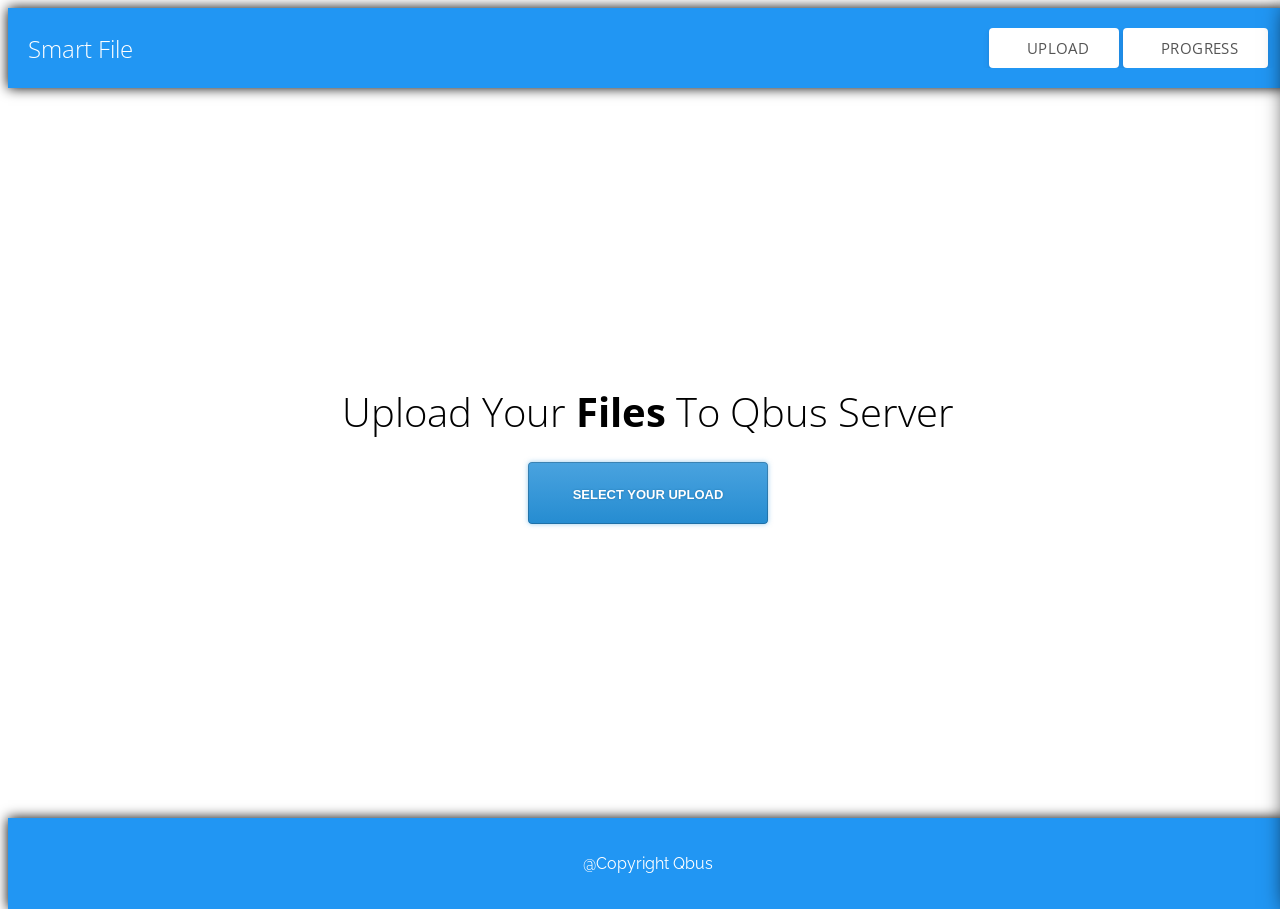
<file: fileupload/index.html>
<!doctype html>
<html lang="en">
<head>
    <meta charset="UTF-8">
    <meta name="viewport"
          content="width=device-width, user-scalable=no, initial-scale=1.0, maximum-scale=1.0, minimum-scale=1.0">
    <meta http-equiv="X-UA-Compatible" content="ie=edge">
    <script src="https://ajax.googleapis.com/ajax/libs/jquery/3.6.0/jquery.min.js"></script>

    <title>Document</title>
    <link rel="stylesheet" href="style.css">
</head>
<body>

<div class="header-container-wrapper">
    <div class="header-container">
        <div class="custom-header-bg">
            <div class="page-center">
                <div class="logo">Smart File</div>
                <div class="navigation">
                    <ul>
                        <li><a href="#" class="button click-upload"><i class="fa fa-cloud-upload" aria-hidden="true"></i>Upload</a></li>
                        <li><a href="#" class="button open-progress"><i class="fa fa-tasks" aria-hidden="true"></i>Progress</a></li>
                    </ul>
                </div>
            </div>
        </div>
    </div>
</div>

<div class="body-container-wrapper">
    <div class="body-container">
        <div class="page-center">




            <i class="fa fa-cloud" aria-hidden="true"></i>
            <h1>Upload Your <strong>Files</strong> To Qbus Server</h1>
            <a class="upload" id="call-to-action"><span>Select Your Upload</span></a>
            <form id="upload" method="post" action="upload.php" enctype="multipart/form-data">
                <div id="drop">
                    <input type="file" name="upl" multiple  multiple class="upload-hidden">
                </div>
            </form>
            <div class="file-upload-bar">
                <div class="bar-wrapper">
                    <div class="overall"><span>Overall Progress</span>
                        <div class="progress-bar-overall">
                            <span><b>20%</b></span>
                        </div>
                    </div>
                    <div class="individual-files">
                        <ul>
                            <li>
                                <span class="filename"><i>File Name:</i><b>xyz.jpg</b></span>
                                <span class="filesize"><i>File Size:</i><b>Mb</b></span>
                                <span class="file-link"><i>File Link</i><b><input value="http://www.qbus.com/txt.jpg"></b></span>
                                <span class="copy-link"><b>Copy Link</b></span>
                            </li>
                            <li>
                                <span class="filename"><i>File Name:</i><b>xyz.jpg</b></span>
                                <span class="filesize"><i>File Size:</i><b>Mb</b></span>
                                <span class="file-link"><i>File Link</i><b><input value="http://www.qbus.com/txt.jpg"></b></span>
                                <span class="copy-link"><b>Copy Link</b></span>
                            </li>
                            <li>
                                <span class="filename"><i>File Name:</i><b>xyz.jpg</b></span>
                                <span class="filesize"><i>File Size:</i><b>Mb</b></span>
                                <span class="file-link"><i>File Link</i><b><input value="http://www.qbus.com/txt.jpg"></b></span>
                                <span class="copy-link"><b>Copy Link</b></span>
                            </li>
                            <li>
                                <span class="filename"><i>File Name:</i><b>xyz.jpg</b></span>
                                <span class="filesize"><i>File Size:</i><b>Mb</b></span>
                                <span class="file-link"><i>File Link</i><b><input value="http://www.qbus.com/txt.jpg"></b></span>
                                <span class="copy-link"><b>Copy Link</b></span>
                            </li>
                            <li>
                                <span class="filename"><i>File Name:</i><b>xyz.jpg</b></span>
                                <span class="filesize"><i>File Size:</i><b>Mb</b></span>
                                <span class="file-link"><i>File Link</i><b><input value="http://www.qbus.com/txt.jpg"></b></span>
                                <span class="copy-link"><b>Copy Link</b></span>
                            </li>
                            <li>
                                <span class="filename"><i>File Name:</i><b>xyz.jpg</b></span>
                                <span class="filesize"><i>File Size:</i><b>Mb</b></span>
                                <span class="file-link"><i>File Link</i><b><input value="http://www.qbus.com/txt.jpg"></b></span>
                                <span class="copy-link"><b>Copy Link</b></span>
                            </li>
                            <li>
                                <span class="filename"><i>File Name:</i><b>xyz.jpg</b></span>
                                <span class="filesize"><i>File Size:</i><b>Mb</b></span>
                                <span class="file-link"><i>File Link</i><b><input value="http://www.qbus.com/txt.jpg"></b></span>
                                <span class="copy-link"><b>Copy Link</b></span>
                            </li>
                            <li>
                                <span class="filename"><i>File Name:</i><b>xyz.jpg</b></span>
                                <span class="filesize"><i>File Size:</i><b>Mb</b></span>
                                <span class="file-link"><i>File Link</i><b><input value="http://www.qbus.com/txt.jpg"></b></span>
                                <span class="copy-link"><b>Copy Link</b></span>
                            </li>
                            <li>
                                <span class="filename"><i>File Name:</i><b>xyz.jpg</b></span>
                                <span class="filesize"><i>File Size:</i><b>Mb</b></span>
                                <span class="file-link"><i>File Link</i><b><input value="http://www.qbus.com/txt.jpg"></b></span>
                                <span class="copy-link"><b>Copy Link</b></span>
                            </li>
                            <li>
                                <span class="filename"><i>File Name:</i><b>xyz.jpg</b></span>
                                <span class="filesize"><i>File Size:</i><b>Mb</b></span>
                                <span class="file-link"><i>File Link</i><b><input value="http://www.qbus.com/txt.jpg"></b></span>
                                <span class="copy-link"><b>Copy Link</b></span>
                            </li>
                            <li>
                                <span class="filename"><i>File Name:</i><b>xyz.jpg</b></span>
                                <span class="filesize"><i>File Size:</i><b>Mb</b></span>
                                <span class="file-link"><i>File Link</i><b><input value="http://www.qbus.com/txt.jpg"></b></span>
                                <span class="copy-link"><b>Copy Link</b></span>
                            </li>
                            <li>
                                <span class="filename"><i>File Name:</i><b>xyz.jpg</b></span>
                                <span class="filesize"><i>File Size:</i><b>Mb</b></span>
                                <span class="file-link"><i>File Link</i><b><input value="http://www.qbus.com/txt.jpg"></b></span>
                                <span class="copy-link"><b>Copy Link</b></span>
                            </li>
                        </ul>
                    </div>
                </div>
            </div>
            <div class="file-upload-bar-closed"></div>
        </div>
    </div>
</div>

<div class="footer-container-wrapper">
    <div class="footer-container">
        <div class="custom-footer-bg">
            <div class="page-center">
                <p>@Copyright Qbus</p>
            </div>
        </div>
    </div>
</div>
<script src="javascript.js"></script>

</body>
</html>
</file>
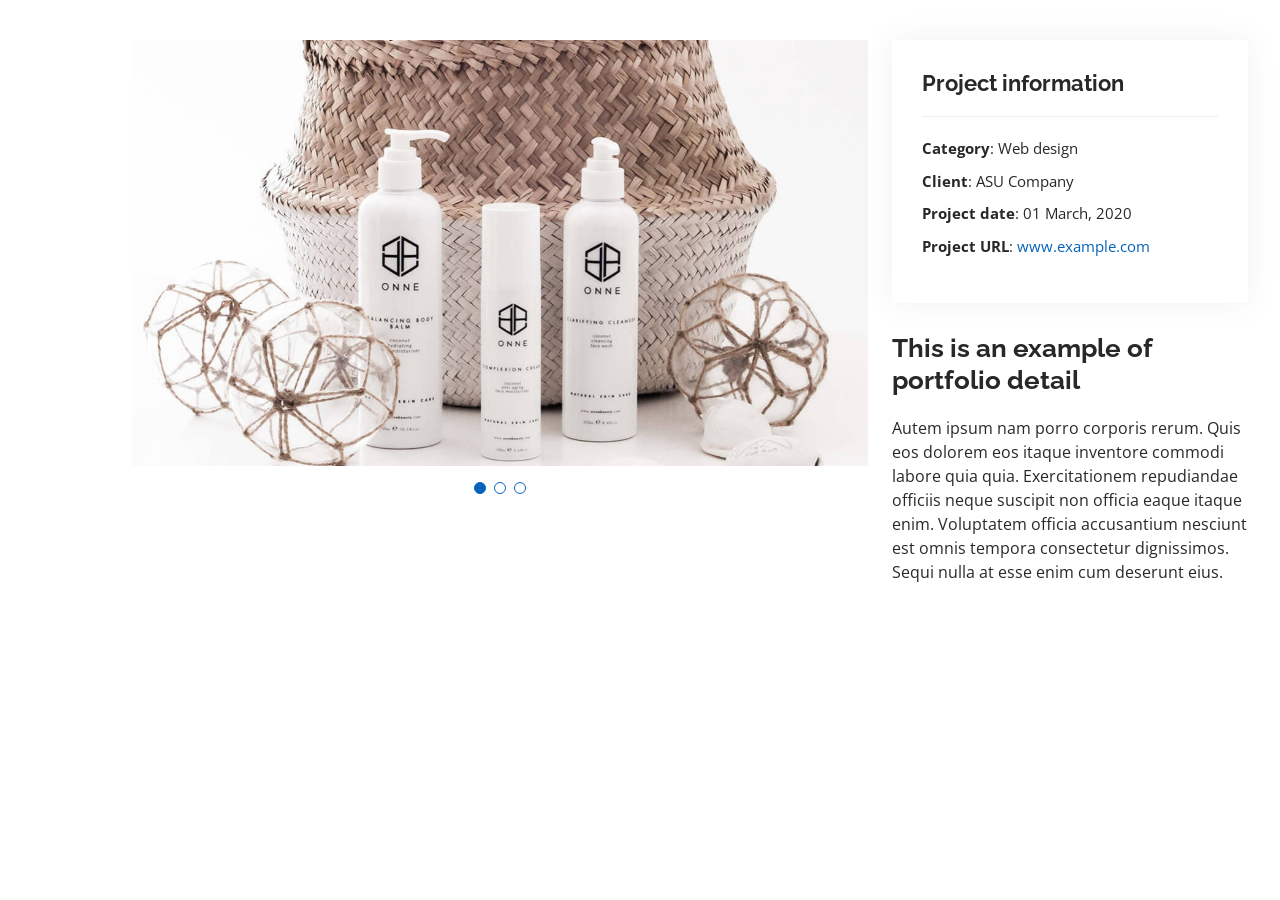
<file: backup/portfolio-details.html>
<!DOCTYPE html>
<html lang="en">

<head>
  <meta charset="utf-8">
  <meta content="width=device-width, initial-scale=1.0" name="viewport">

  <title>Portfolio Details - Personal Bootstrap Template</title>
  <meta content="" name="description">
  <meta content="" name="keywords">

  <!-- Favicons -->
  <link href="assets/img/favicon.png" rel="icon">
  <link href="assets/img/apple-touch-icon.png" rel="apple-touch-icon">

  <!-- Google Fonts -->
  <link href="https://fonts.googleapis.com/css?family=Open+Sans:300,300i,400,400i,600,600i,700,700i|Raleway:300,300i,400,400i,500,500i,600,600i,700,700i|Poppins:300,300i,400,400i,500,500i,600,600i,700,700i" rel="stylesheet">

  <!-- Vendor CSS Files -->
  <link href="assets/vendor/aos/aos.css" rel="stylesheet">
  <link href="assets/vendor/bootstrap/css/bootstrap.min.css" rel="stylesheet">
  <link href="assets/vendor/bootstrap-icons/bootstrap-icons.css" rel="stylesheet">
  <link href="assets/vendor/boxicons/css/boxicons.min.css" rel="stylesheet">
  <link href="assets/vendor/glightbox/css/glightbox.min.css" rel="stylesheet">
  <link href="assets/vendor/swiper/swiper-bundle.min.css" rel="stylesheet">

  <!-- Template Main CSS File -->
  <link href="assets/css/style.css" rel="stylesheet">

  <!-- =======================================================
  * Template Name: MyResume
  * Updated: Jan 29 2024 with Bootstrap v5.3.2
  * Template URL: https://bootstrapmade.com/free-html-bootstrap-template-my-resume/
  * Author: BootstrapMade.com
  * License: https://bootstrapmade.com/license/
  ======================================================== -->
</head>

<body>

  <main id="main">

    <!-- ======= Portfolio Details Section ======= -->
    <section id="portfolio-details" class="portfolio-details">
      <div class="container">

        <div class="row gy-4">

          <div class="col-lg-8">
            <div class="portfolio-details-slider swiper">
              <div class="swiper-wrapper align-items-center">

                <div class="swiper-slide">
                  <img src="assets/img/portfolio/portfolio-details-1.jpg" alt="">
                </div>

                <div class="swiper-slide">
                  <img src="assets/img/portfolio/portfolio-details-2.jpg" alt="">
                </div>

                <div class="swiper-slide">
                  <img src="assets/img/portfolio/portfolio-details-3.jpg" alt="">
                </div>

              </div>
              <div class="swiper-pagination"></div>
            </div>
          </div>

          <div class="col-lg-4">
            <div class="portfolio-info">
              <h3>Project information</h3>
              <ul>
                <li><strong>Category</strong>: Web design</li>
                <li><strong>Client</strong>: ASU Company</li>
                <li><strong>Project date</strong>: 01 March, 2020</li>
                <li><strong>Project URL</strong>: <a href="#">www.example.com</a></li>
              </ul>
            </div>
            <div class="portfolio-description">
              <h2>This is an example of portfolio detail</h2>
              <p>
                Autem ipsum nam porro corporis rerum. Quis eos dolorem eos itaque inventore commodi labore quia quia. Exercitationem repudiandae officiis neque suscipit non officia eaque itaque enim. Voluptatem officia accusantium nesciunt est omnis tempora consectetur dignissimos. Sequi nulla at esse enim cum deserunt eius.
              </p>
            </div>
          </div>

        </div>

      </div>
    </section><!-- End Portfolio Details Section -->

  </main><!-- End #main -->

  <div id="preloader"></div>
  <a href="#" class="back-to-top d-flex align-items-center justify-content-center"><i class="bi bi-arrow-up-short"></i></a>

  <!-- Vendor JS Files -->
  <script src="assets/vendor/purecounter/purecounter_vanilla.js"></script>
  <script src="assets/vendor/aos/aos.js"></script>
  <script src="assets/vendor/bootstrap/js/bootstrap.bundle.min.js"></script>
  <script src="assets/vendor/glightbox/js/glightbox.min.js"></script>
  <script src="assets/vendor/isotope-layout/isotope.pkgd.min.js"></script>
  <script src="assets/vendor/swiper/swiper-bundle.min.js"></script>
  <script src="assets/vendor/typed.js/typed.umd.js"></script>
  <script src="assets/vendor/waypoints/noframework.waypoints.js"></script>
  <script src="assets/vendor/php-email-form/validate.js"></script>

  <!-- Template Main JS File -->
  <script src="assets/js/main.js"></script>

</body>

</html>
</file>
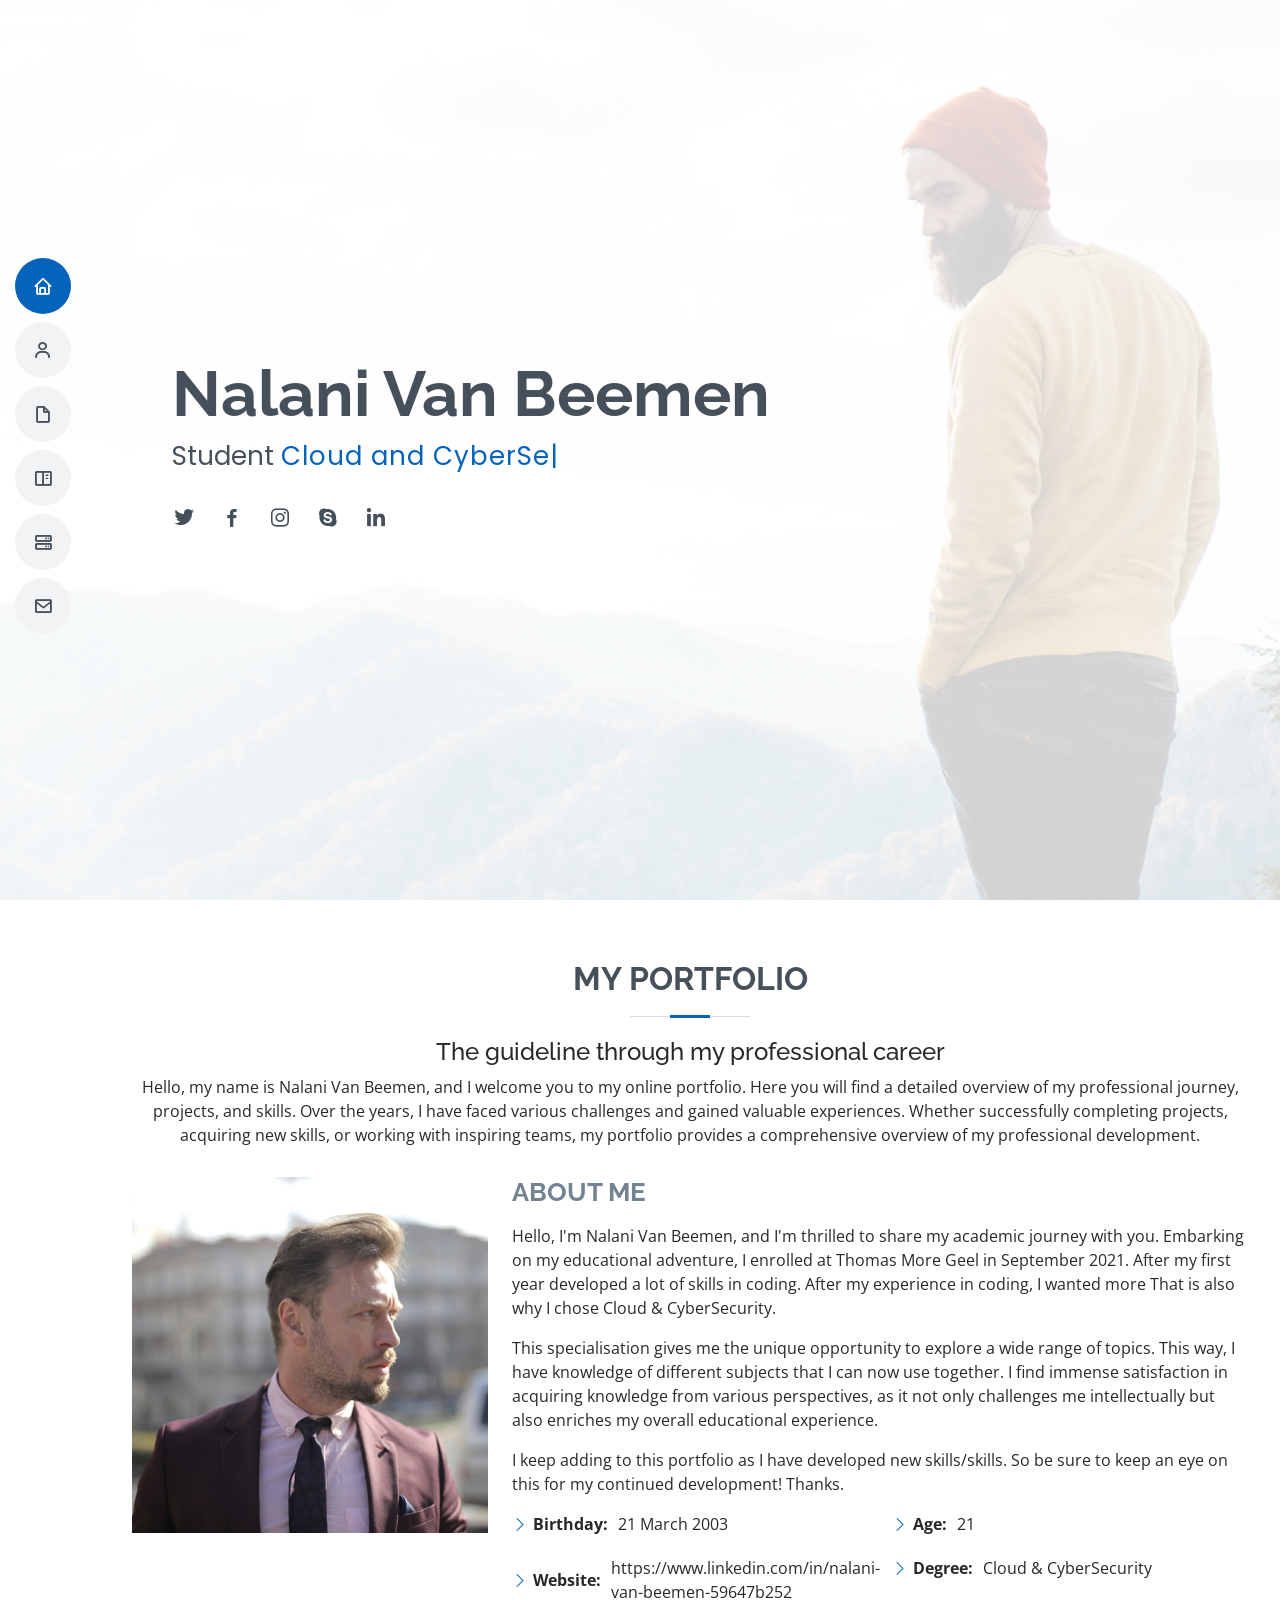
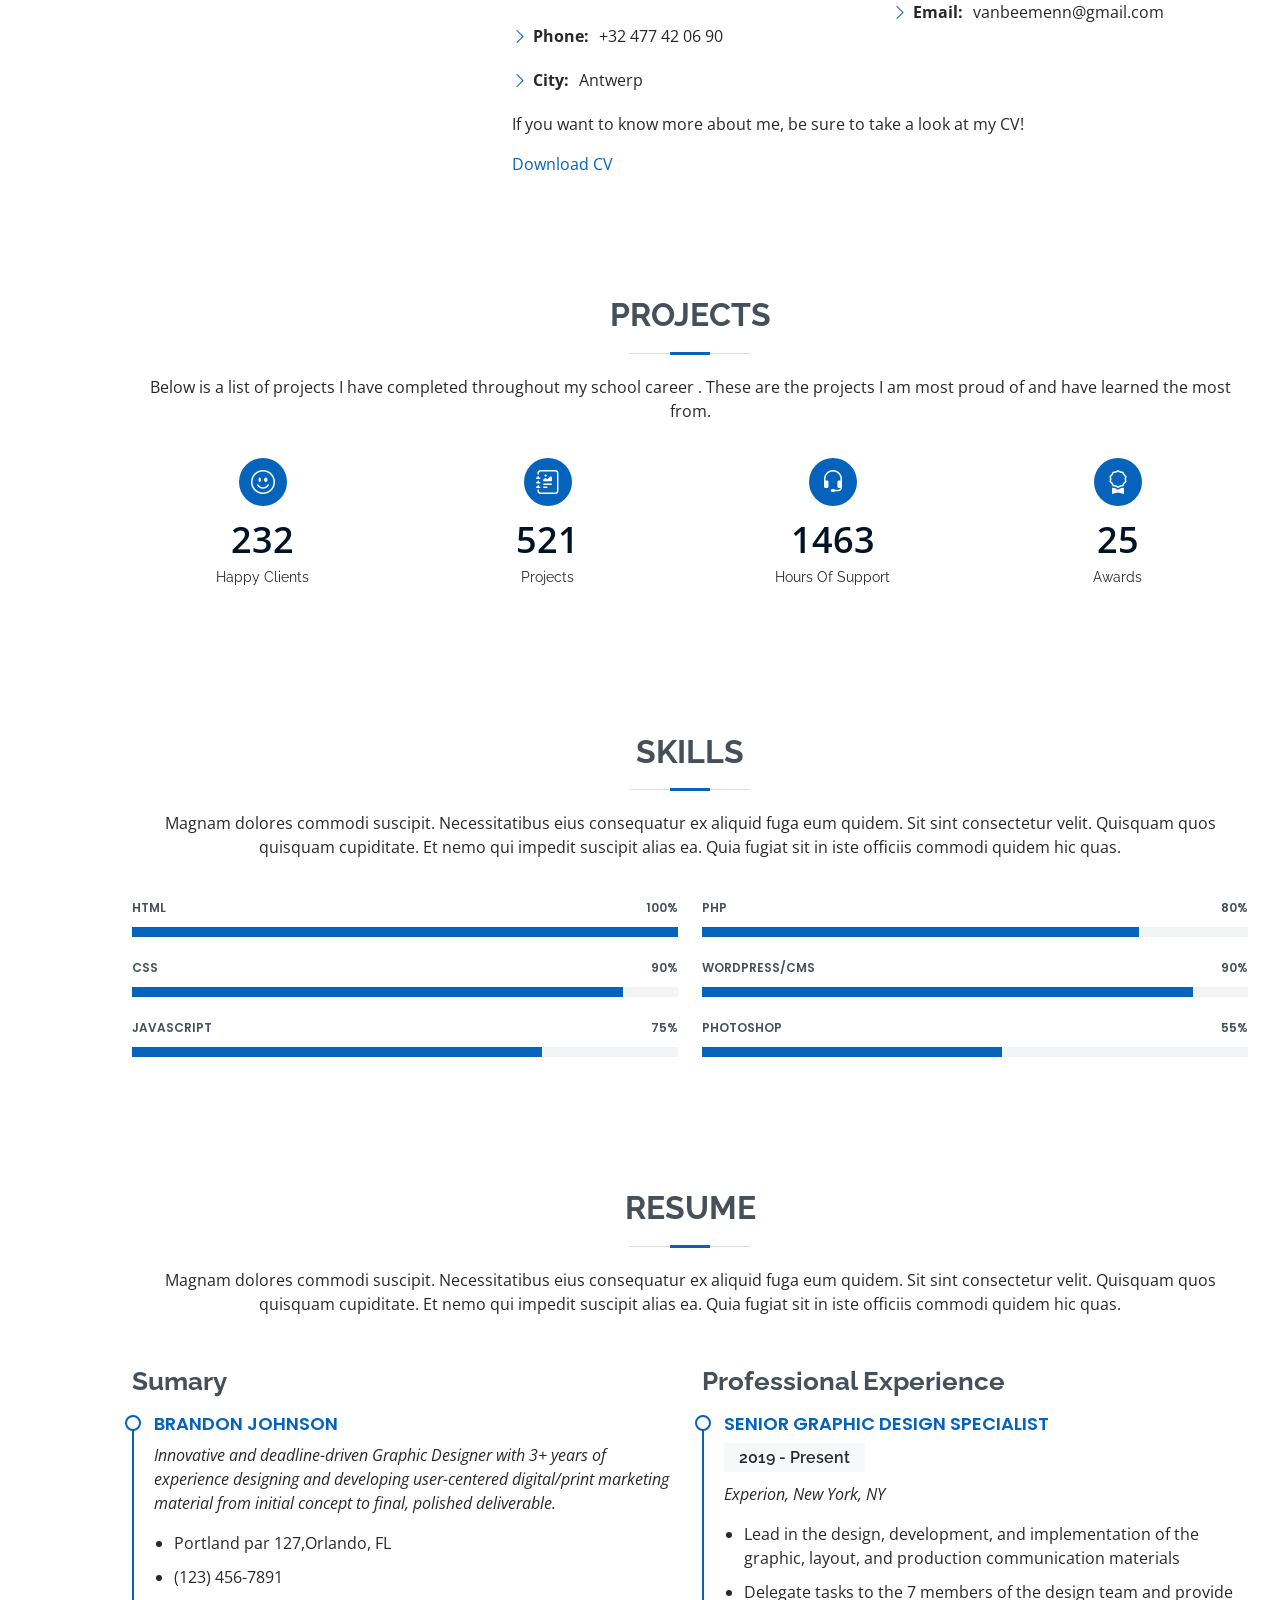
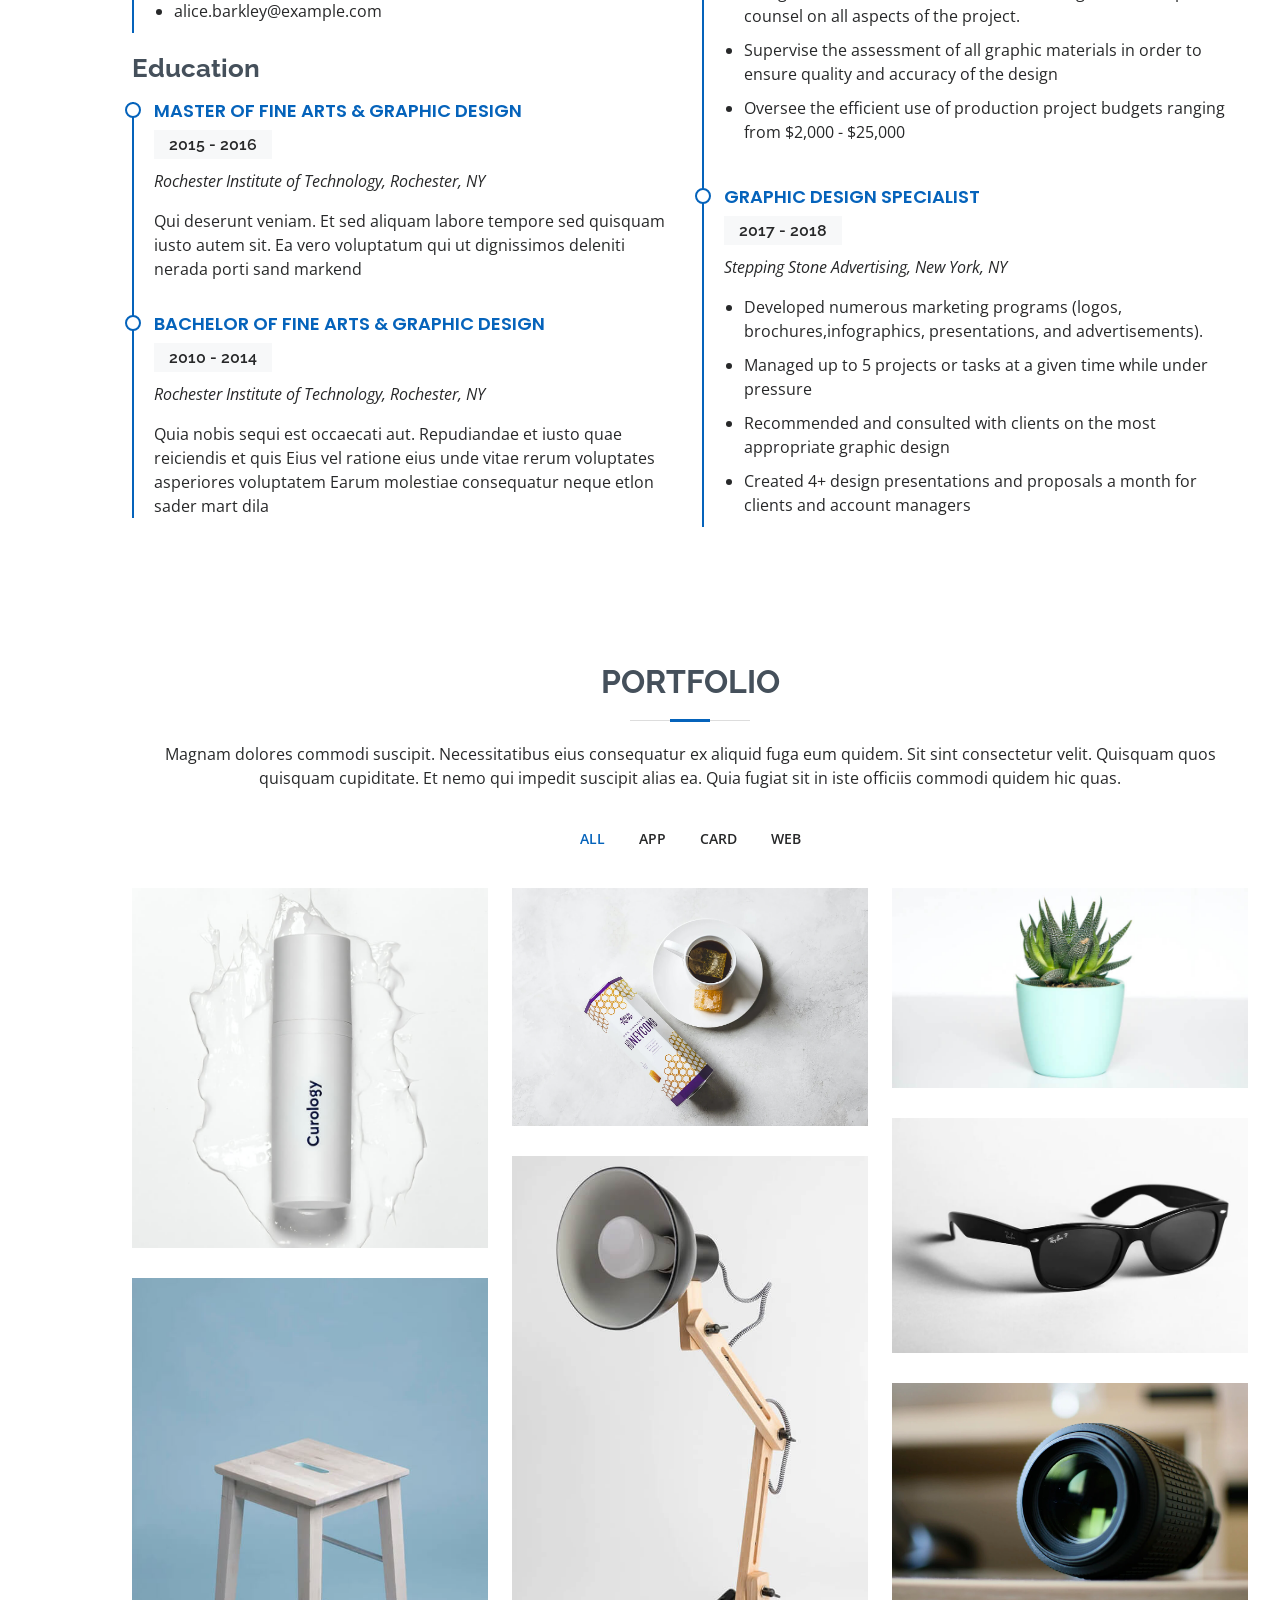
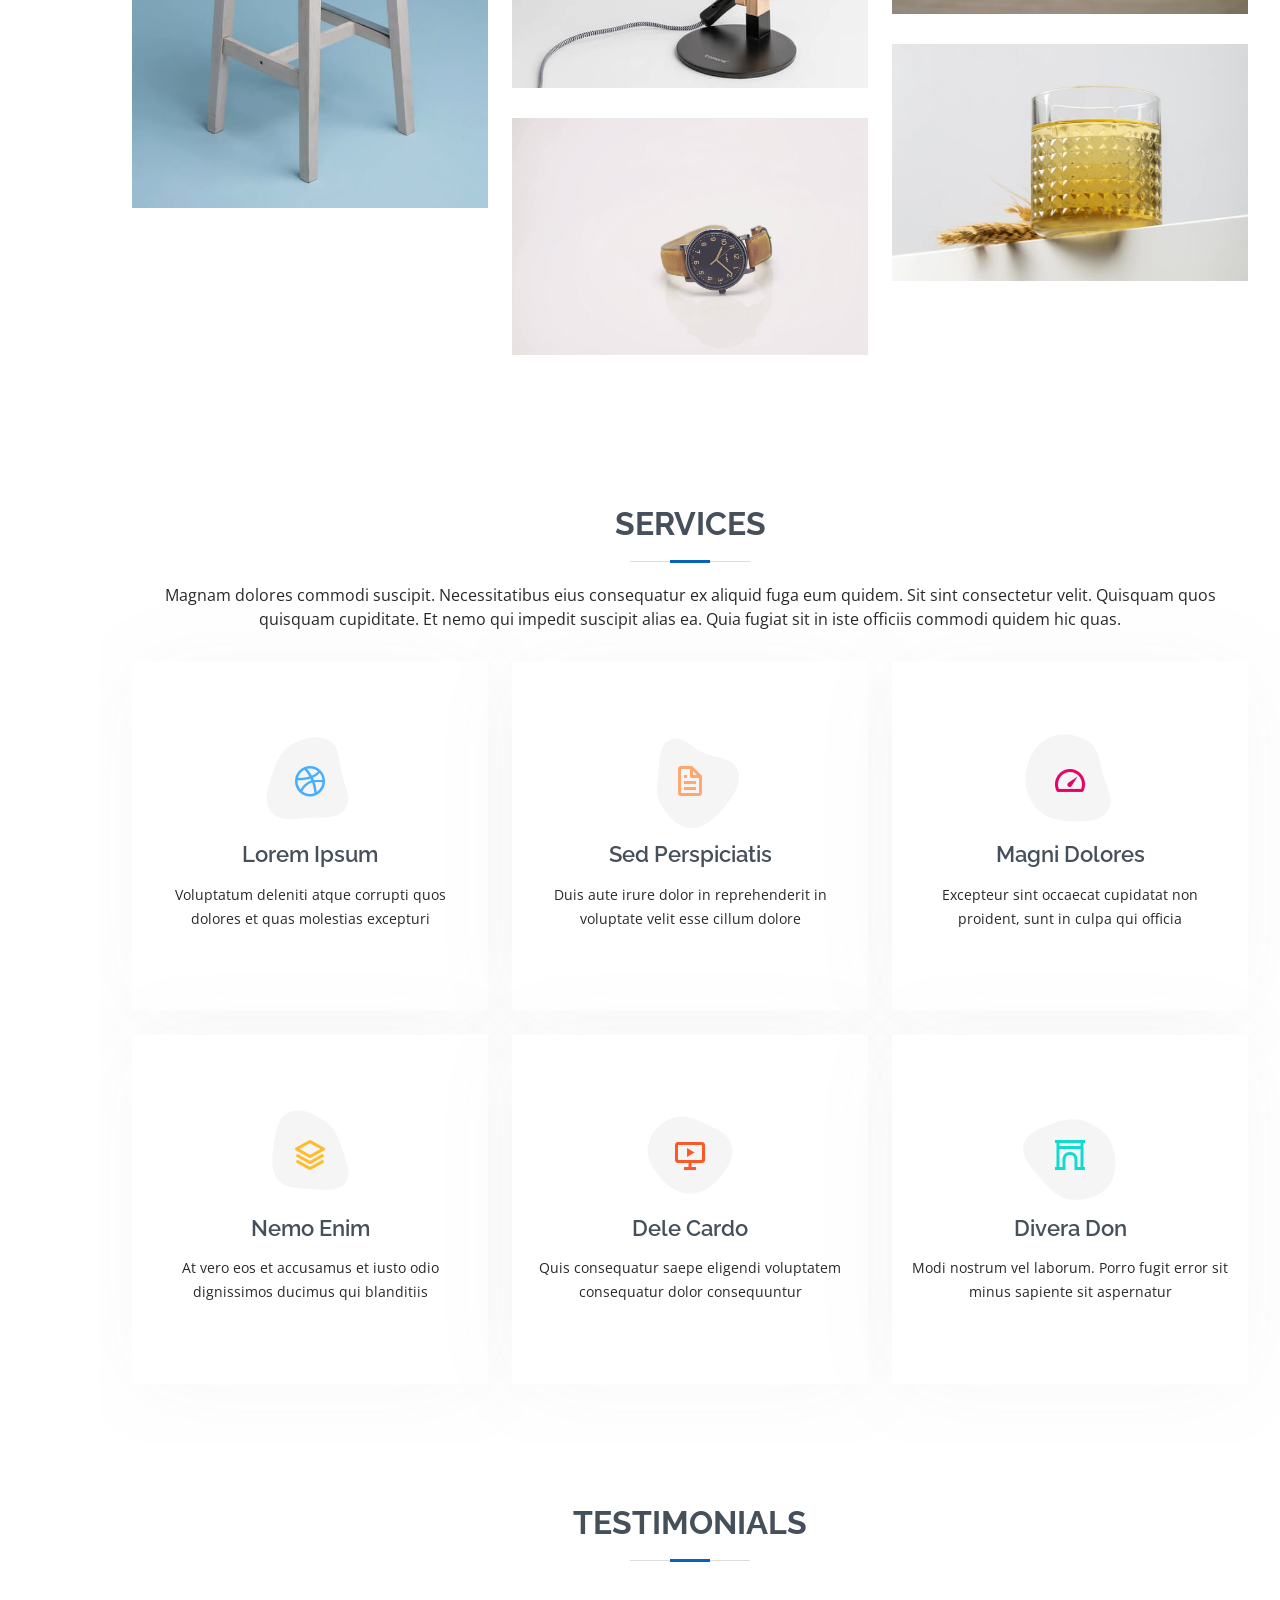
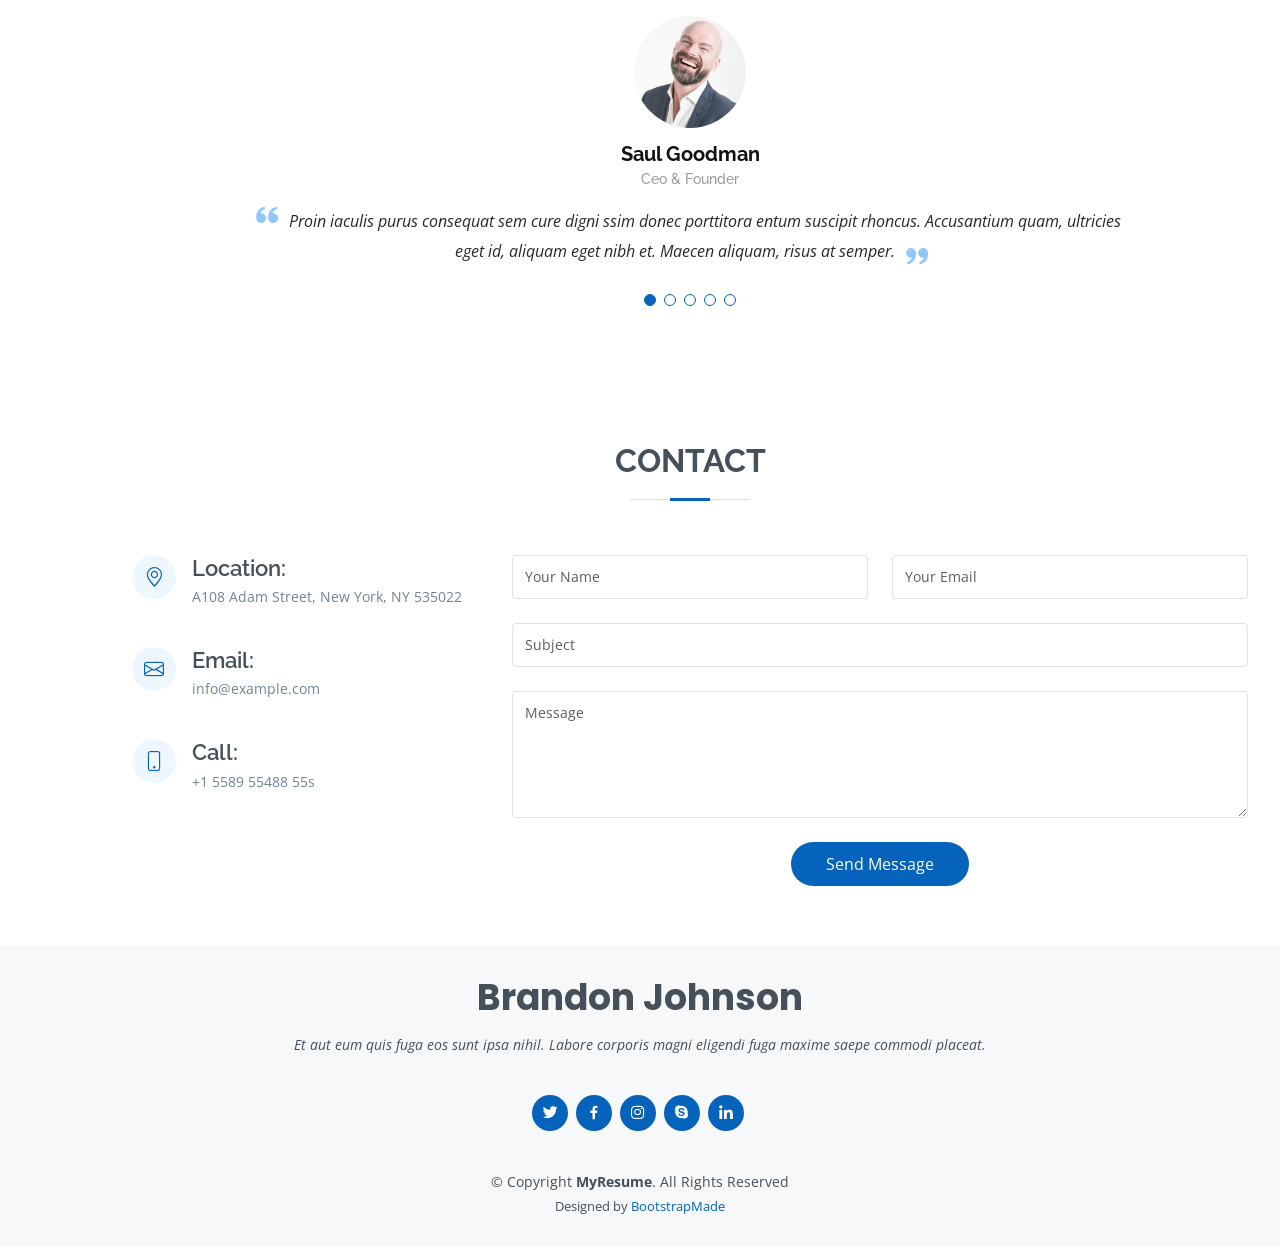
<file: backup/totaal.html>
<!DOCTYPE html>
<html lang="en">

<head>
  <meta charset="utf-8">
  <meta content="width=device-width, initial-scale=1.0" name="viewport">

  <title>MyResume Bootstrap Template - Index</title>
  <meta content="" name="description">
  <meta content="" name="keywords">

  <!-- Favicons -->
  <link href="assets/img/favicon.png" rel="icon">
  <link href="assets/img/apple-touch-icon.png" rel="apple-touch-icon">

  <!-- Google Fonts -->
  <link href="https://fonts.googleapis.com/css?family=Open+Sans:300,300i,400,400i,600,600i,700,700i|Raleway:300,300i,400,400i,500,500i,600,600i,700,700i|Poppins:300,300i,400,400i,500,500i,600,600i,700,700i" rel="stylesheet">

  <!-- Vendor CSS Files -->
  <link href="assets/vendor/aos/aos.css" rel="stylesheet">
  <link href="assets/vendor/bootstrap/css/bootstrap.min.css" rel="stylesheet">
  <link href="assets/vendor/bootstrap-icons/bootstrap-icons.css" rel="stylesheet">
  <link href="assets/vendor/boxicons/css/boxicons.min.css" rel="stylesheet">
  <link href="assets/vendor/glightbox/css/glightbox.min.css" rel="stylesheet">
  <link href="assets/vendor/swiper/swiper-bundle.min.css" rel="stylesheet">

  <!-- Template Main CSS File -->
  <link href="assets/css/style.css" rel="stylesheet">

  <!-- =======================================================
  * Template Name: MyResume
  * Updated: Jan 29 2024 with Bootstrap v5.3.2
  * Template URL: https://bootstrapmade.com/free-html-bootstrap-template-my-resume/
  * Author: BootstrapMade.com
  * License: https://bootstrapmade.com/license/
  ======================================================== -->
</head>

<body>

<!-- ======= Mobile nav toggle button ======= -->
<!-- <button type="button" class="mobile-nav-toggle d-xl-none"><i class="bi bi-list mobile-nav-toggle"></i></button> -->
<i class="bi bi-list mobile-nav-toggle d-lg-none"></i>
<!-- ======= Header ======= -->
<header id="header" class="d-flex flex-column justify-content-center">

  <nav id="navbar" class="navbar nav-menu">
    <ul>
      <li><a href="#hero" class="nav-link scrollto active"><i class="bx bx-home"></i> <span>Home</span></a></li>
      <li><a href="#about" class="nav-link scrollto"><i class="bx bx-user"></i> <span>About</span></a></li>
      <li><a href="#resume" class="nav-link scrollto"><i class="bx bx-file-blank"></i> <span>Resume</span></a></li>
      <li><a href="#portfolio" class="nav-link scrollto"><i class="bx bx-book-content"></i> <span>Portfolio</span></a></li>
      <li><a href="#services" class="nav-link scrollto"><i class="bx bx-server"></i> <span>Services</span></a></li>
      <li><a href="#contact" class="nav-link scrollto"><i class="bx bx-envelope"></i> <span>Contact</span></a></li>
    </ul>
  </nav><!-- .nav-menu -->

</header><!-- End Header -->

<!-- ======= Hero Section ======= -->
<section id="hero" class="d-flex flex-column justify-content-center">
  <div class="container" data-aos="zoom-in" data-aos-delay="100">
    <h1>Nalani Van Beemen</h1>
    <p>Student <span class="typed" data-typed-items="Cloud and CyberSecurity"></span></p>
    <div class="social-links">
      <a href="#" class="twitter"><i class="bx bxl-twitter"></i></a>
      <a href="#" class="facebook"><i class="bx bxl-facebook"></i></a>
      <a href="#" class="instagram"><i class="bx bxl-instagram"></i></a>
      <a href="#" class="google-plus"><i class="bx bxl-skype"></i></a>
      <a href="#" class="linkedin"><i class="bx bxl-linkedin"></i></a>
    </div>
  </div>
</section><!-- End Hero -->

<main id="main">

  <!-- ======= About Section ======= -->
  <section id="about" class="about">
    <div class="container" data-aos="fade-up">

      <div class="section-title">
        <h2>MY PORTFOLIO</h2>
        <h4>The guideline through my professional career</h4>
        <p>Hello, my name is Nalani Van Beemen, and I welcome you to my online portfolio. Here you will find a detailed
          overview of my professional journey, projects, and skills. Over the years, I have faced various challenges and gained valuable experiences.
          Whether successfully completing projects, acquiring new skills, or working with inspiring teams, my portfolio provides a comprehensive overview
          of my professional development.</p>
      </div>

      <div class="row">
        <div class="col-lg-4">
          <img src="assets/img/profile-img.jpg" class="img-fluid" alt="">
        </div>
        <div class="col-lg-8 pt-4 pt-lg-0 content">
          <h3>ABOUT ME</h3>
          <p class="fst-italic">
          <p>Hello, I'm Nalani Van Beemen, and I'm thrilled to share my academic journey with you. Embarking on my educational adventure,
            I enrolled at Thomas More Geel in September 2021. After my first year developed a lot of skills in coding.
            After my experience in coding, I wanted more That is also why I chose Cloud & CyberSecurity.</p>

          <p>This specialisation gives me the unique opportunity to explore a wide range of topics. This way, I have knowledge of different subjects that I can now use together.
            I find immense satisfaction in acquiring knowledge from various perspectives, as it not only
            challenges me intellectually but also enriches my overall educational experience.</p>

          <p>I keep adding to this portfolio as I have developed new skills/skills. So be sure to keep an eye on this for my continued development! Thanks.</p></h5>

          </p>
          <div class="row">
            <div class="col-lg-6">
              <ul>
                <li><i class="bi bi-chevron-right"></i> <strong>Birthday:</strong> <span>21 March 2003</span></li>
                <li><i class="bi bi-chevron-right"></i> <strong>Website:</strong> <span> https://www.linkedin.com/in/nalani-van-beemen-59647b252 </span></li>
                <li><i class="bi bi-chevron-right"></i> <strong>Phone:</strong> <span>+32 477 42 06 90</span></li>
                <li><i class="bi bi-chevron-right"></i> <strong>City:</strong> <span>Antwerp</span></li>
              </ul>
            </div>
            <div class="col-lg-6">
              <ul>
                <li><i class="bi bi-chevron-right"></i> <strong>Age:</strong> <span>21</span></li>
                <li><i class="bi bi-chevron-right"></i> <strong>Degree:</strong> <span>Cloud & CyberSecurity</span></li>
                <li><i class="bi bi-chevron-right"></i> <strong>Email:</strong> <span>vanbeemenn@gmail.com</span></li>
              </ul>
            </div>
          </div>
          <p class="w3-center"> If you want to know more about me, be sure to take a look at my CV! </p>
          <a href="img/CV_Nalani_Van_Beemen.pdf" download="jouw_bestandsnaam.pdf" class="text-center">Download CV</a>

        </div>
      </div>

    </div>
  </section><!-- End About Section -->

  <!-- ======= Facts Section ======= -->
  <section id="facts" class="facts">
    <div class="container" data-aos="fade-up">

      <div class="section-title">
        <h2>Projects</h2>
        <p>Below is a list of projects I have completed throughout my school career . These are the projects I am most proud of and have learned the most from.</p>
      </div>

      <div class="row">

        <div class="col-lg-3 col-md-6">
          <div class="count-box">
            <i class="bi bi-emoji-smile"></i>
            <span data-purecounter-start="0" data-purecounter-end="232" data-purecounter-duration="1" class="purecounter"></span>
            <p>Happy Clients</p>
          </div>
        </div>

        <div class="col-lg-3 col-md-6 mt-5 mt-md-0">
          <div class="count-box">
            <i class="bi bi-journal-richtext"></i>
            <span data-purecounter-start="0" data-purecounter-end="521" data-purecounter-duration="1" class="purecounter"></span>
            <p>Projects</p>
          </div>
        </div>

        <div class="col-lg-3 col-md-6 mt-5 mt-lg-0">
          <div class="count-box">
            <i class="bi bi-headset"></i>
            <span data-purecounter-start="0" data-purecounter-end="1463" data-purecounter-duration="1" class="purecounter"></span>
            <p>Hours Of Support</p>
          </div>
        </div>

        <div class="col-lg-3 col-md-6 mt-5 mt-lg-0">
          <div class="count-box">
            <i class="bi bi-award"></i>
            <span data-purecounter-start="0" data-purecounter-end="25" data-purecounter-duration="1" class="purecounter"></span>
            <p>Awards</p>
          </div>
        </div>

      </div>

    </div>
  </section><!-- End Facts Section -->

  <!-- ======= Skills Section ======= -->
  <section id="skills" class="skills section-bg">
    <div class="container" data-aos="fade-up">

      <div class="section-title">
        <h2>Skills</h2>
        <p>Magnam dolores commodi suscipit. Necessitatibus eius consequatur ex aliquid fuga eum quidem. Sit sint consectetur velit. Quisquam quos quisquam cupiditate. Et nemo qui impedit suscipit alias ea. Quia fugiat sit in iste officiis commodi quidem hic quas.</p>
      </div>

      <div class="row skills-content">

        <div class="col-lg-6">

          <div class="progress">
            <span class="skill">HTML <i class="val">100%</i></span>
            <div class="progress-bar-wrap">
              <div class="progress-bar" role="progressbar" aria-valuenow="100" aria-valuemin="0" aria-valuemax="100"></div>
            </div>
          </div>

          <div class="progress">
            <span class="skill">CSS <i class="val">90%</i></span>
            <div class="progress-bar-wrap">
              <div class="progress-bar" role="progressbar" aria-valuenow="90" aria-valuemin="0" aria-valuemax="100"></div>
            </div>
          </div>

          <div class="progress">
            <span class="skill">JavaScript <i class="val">75%</i></span>
            <div class="progress-bar-wrap">
              <div class="progress-bar" role="progressbar" aria-valuenow="75" aria-valuemin="0" aria-valuemax="100"></div>
            </div>
          </div>

        </div>

        <div class="col-lg-6">

          <div class="progress">
            <span class="skill">PHP <i class="val">80%</i></span>
            <div class="progress-bar-wrap">
              <div class="progress-bar" role="progressbar" aria-valuenow="80" aria-valuemin="0" aria-valuemax="100"></div>
            </div>
          </div>

          <div class="progress">
            <span class="skill">WordPress/CMS <i class="val">90%</i></span>
            <div class="progress-bar-wrap">
              <div class="progress-bar" role="progressbar" aria-valuenow="90" aria-valuemin="0" aria-valuemax="100"></div>
            </div>
          </div>

          <div class="progress">
            <span class="skill">Photoshop <i class="val">55%</i></span>
            <div class="progress-bar-wrap">
              <div class="progress-bar" role="progressbar" aria-valuenow="55" aria-valuemin="0" aria-valuemax="100"></div>
            </div>
          </div>

        </div>

      </div>

    </div>
  </section><!-- End Skills Section -->

  <!-- ======= Resume Section ======= -->
  <section id="resume" class="resume">
    <div class="container" data-aos="fade-up">

      <div class="section-title">
        <h2>Resume</h2>
        <p>Magnam dolores commodi suscipit. Necessitatibus eius consequatur ex aliquid fuga eum quidem. Sit sint consectetur velit. Quisquam quos quisquam cupiditate. Et nemo qui impedit suscipit alias ea. Quia fugiat sit in iste officiis commodi quidem hic quas.</p>
      </div>

      <div class="row">
        <div class="col-lg-6">
          <h3 class="resume-title">Sumary</h3>
          <div class="resume-item pb-0">
            <h4>Brandon Johnson</h4>
            <p><em>Innovative and deadline-driven Graphic Designer with 3+ years of experience designing and developing user-centered digital/print marketing material from initial concept to final, polished deliverable.</em></p>
            <ul>
              <li>Portland par 127,Orlando, FL</li>
              <li>(123) 456-7891</li>
              <li>alice.barkley@example.com</li>
            </ul>
          </div>

          <h3 class="resume-title">Education</h3>
          <div class="resume-item">
            <h4>Master of Fine Arts &amp; Graphic Design</h4>
            <h5>2015 - 2016</h5>
            <p><em>Rochester Institute of Technology, Rochester, NY</em></p>
            <p>Qui deserunt veniam. Et sed aliquam labore tempore sed quisquam iusto autem sit. Ea vero voluptatum qui ut dignissimos deleniti nerada porti sand markend</p>
          </div>
          <div class="resume-item">
            <h4>Bachelor of Fine Arts &amp; Graphic Design</h4>
            <h5>2010 - 2014</h5>
            <p><em>Rochester Institute of Technology, Rochester, NY</em></p>
            <p>Quia nobis sequi est occaecati aut. Repudiandae et iusto quae reiciendis et quis Eius vel ratione eius unde vitae rerum voluptates asperiores voluptatem Earum molestiae consequatur neque etlon sader mart dila</p>
          </div>
        </div>
        <div class="col-lg-6">
          <h3 class="resume-title">Professional Experience</h3>
          <div class="resume-item">
            <h4>Senior graphic design specialist</h4>
            <h5>2019 - Present</h5>
            <p><em>Experion, New York, NY </em></p>
            <ul>
              <li>Lead in the design, development, and implementation of the graphic, layout, and production communication materials</li>
              <li>Delegate tasks to the 7 members of the design team and provide counsel on all aspects of the project. </li>
              <li>Supervise the assessment of all graphic materials in order to ensure quality and accuracy of the design</li>
              <li>Oversee the efficient use of production project budgets ranging from $2,000 - $25,000</li>
            </ul>
          </div>
          <div class="resume-item">
            <h4>Graphic design specialist</h4>
            <h5>2017 - 2018</h5>
            <p><em>Stepping Stone Advertising, New York, NY</em></p>
            <ul>
              <li>Developed numerous marketing programs (logos, brochures,infographics, presentations, and advertisements).</li>
              <li>Managed up to 5 projects or tasks at a given time while under pressure</li>
              <li>Recommended and consulted with clients on the most appropriate graphic design</li>
              <li>Created 4+ design presentations and proposals a month for clients and account managers</li>
            </ul>
          </div>
        </div>
      </div>

    </div>
  </section><!-- End Resume Section -->

  <!-- ======= Portfolio Section ======= -->
  <section id="portfolio" class="portfolio section-bg">
    <div class="container" data-aos="fade-up">

      <div class="section-title">
        <h2>Portfolio</h2>
        <p>Magnam dolores commodi suscipit. Necessitatibus eius consequatur ex aliquid fuga eum quidem. Sit sint consectetur velit. Quisquam quos quisquam cupiditate. Et nemo qui impedit suscipit alias ea. Quia fugiat sit in iste officiis commodi quidem hic quas.</p>
      </div>

      <div class="row">
        <div class="col-lg-12 d-flex justify-content-center" data-aos="fade-up" data-aos-delay="100">
          <ul id="portfolio-flters">
            <li data-filter="*" class="filter-active">All</li>
            <li data-filter=".filter-app">App</li>
            <li data-filter=".filter-card">Card</li>
            <li data-filter=".filter-web">Web</li>
          </ul>
        </div>
      </div>

      <div class="row portfolio-container" data-aos="fade-up" data-aos-delay="200">

        <div class="col-lg-4 col-md-6 portfolio-item filter-app">
          <div class="portfolio-wrap">
            <img src="assets/img/portfolio/portfolio-1.jpg" class="img-fluid" alt="">
            <div class="portfolio-info">
              <h4>App 1</h4>
              <p>App</p>
              <div class="portfolio-links">
                <a href="assets/img/portfolio/portfolio-1.jpg" data-gallery="portfolioGallery" class="portfolio-lightbox" title="App 1"><i class="bx bx-plus"></i></a>
                <a href="portfolio-details.html" class="portfolio-details-lightbox" data-glightbox="type: external" title="Portfolio Details"><i class="bx bx-link"></i></a>
              </div>
            </div>
          </div>
        </div>

        <div class="col-lg-4 col-md-6 portfolio-item filter-web">
          <div class="portfolio-wrap">
            <img src="assets/img/portfolio/portfolio-2.jpg" class="img-fluid" alt="">
            <div class="portfolio-info">
              <h4>Web 3</h4>
              <p>Web</p>
              <div class="portfolio-links">
                <a href="assets/img/portfolio/portfolio-2.jpg" data-gallery="portfolioGallery" class="portfolio-lightbox" title="Web 3"><i class="bx bx-plus"></i></a>
                <a href="portfolio-details.html" class="portfolio-details-lightbox" data-glightbox="type: external" title="Portfolio Details"><i class="bx bx-link"></i></a>
              </div>
            </div>
          </div>
        </div>

        <div class="col-lg-4 col-md-6 portfolio-item filter-app">
          <div class="portfolio-wrap">
            <img src="assets/img/portfolio/portfolio-3.jpg" class="img-fluid" alt="">
            <div class="portfolio-info">
              <h4>App 2</h4>
              <p>App</p>
              <div class="portfolio-links">
                <a href="assets/img/portfolio/portfolio-3.jpg" data-gallery="portfolioGallery" class="portfolio-lightbox" title="App 2"><i class="bx bx-plus"></i></a>
                <a href="portfolio-details.html" class="portfolio-details-lightbox" data-glightbox="type: external" title="Portfolio Details"><i class="bx bx-link"></i></a>
              </div>
            </div>
          </div>
        </div>

        <div class="col-lg-4 col-md-6 portfolio-item filter-card">
          <div class="portfolio-wrap">
            <img src="assets/img/portfolio/portfolio-4.jpg" class="img-fluid" alt="">
            <div class="portfolio-info">
              <h4>Card 2</h4>
              <p>Card</p>
              <div class="portfolio-links">
                <a href="assets/img/portfolio/portfolio-4.jpg" data-gallery="portfolioGallery" class="portfolio-lightbox" title="Card 2"><i class="bx bx-plus"></i></a>
                <a href="portfolio-details.html" class="portfolio-details-lightbox" data-glightbox="type: external" title="Portfolio Details"><i class="bx bx-link"></i></a>
              </div>
            </div>
          </div>
        </div>

        <div class="col-lg-4 col-md-6 portfolio-item filter-web">
          <div class="portfolio-wrap">
            <img src="assets/img/portfolio/portfolio-5.jpg" class="img-fluid" alt="">
            <div class="portfolio-info">
              <h4>Web 2</h4>
              <p>Web</p>
              <div class="portfolio-links">
                <a href="assets/img/portfolio/portfolio-5.jpg" data-gallery="portfolioGallery" class="portfolio-lightbox" title="Web 2"><i class="bx bx-plus"></i></a>
                <a href="portfolio-details.html" class="portfolio-details-lightbox" data-glightbox="type: external" title="Portfolio Details"><i class="bx bx-link"></i></a>
              </div>
            </div>
          </div>
        </div>

        <div class="col-lg-4 col-md-6 portfolio-item filter-app">
          <div class="portfolio-wrap">
            <img src="assets/img/portfolio/portfolio-6.jpg" class="img-fluid" alt="">
            <div class="portfolio-info">
              <h4>App 3</h4>
              <p>App</p>
              <div class="portfolio-links">
                <a href="assets/img/portfolio/portfolio-6.jpg" data-gallery="portfolioGallery" class="portfolio-lightbox" title="App 3"><i class="bx bx-plus"></i></a>
                <a href="portfolio-details.html" class="portfolio-details-lightbox" data-glightbox="type: external" title="Portfolio Details"><i class="bx bx-link"></i></a>
              </div>
            </div>
          </div>
        </div>

        <div class="col-lg-4 col-md-6 portfolio-item filter-card">
          <div class="portfolio-wrap">
            <img src="assets/img/portfolio/portfolio-7.jpg" class="img-fluid" alt="">
            <div class="portfolio-info">
              <h4>Card 1</h4>
              <p>Card</p>
              <div class="portfolio-links">
                <a href="assets/img/portfolio/portfolio-7.jpg" data-gallery="portfolioGallery" class="portfolio-lightbox" title="Card 1"><i class="bx bx-plus"></i></a>
                <a href="portfolio-details.html" class="portfolio-details-lightbox" data-glightbox="type: external" title="Portfolio Details"><i class="bx bx-link"></i></a>
              </div>
            </div>
          </div>
        </div>

        <div class="col-lg-4 col-md-6 portfolio-item filter-card">
          <div class="portfolio-wrap">
            <img src="assets/img/portfolio/portfolio-8.jpg" class="img-fluid" alt="">
            <div class="portfolio-info">
              <h4>Card 3</h4>
              <p>Card</p>
              <div class="portfolio-links">
                <a href="assets/img/portfolio/portfolio-8.jpg" data-gallery="portfolioGallery" class="portfolio-lightbox" title="Card 3"><i class="bx bx-plus"></i></a>
                <a href="portfolio-details.html" class="portfolio-details-lightbox" data-glightbox="type: external" title="Portfolio Details"><i class="bx bx-link"></i></a>
              </div>
            </div>
          </div>
        </div>

        <div class="col-lg-4 col-md-6 portfolio-item filter-web">
          <div class="portfolio-wrap">
            <img src="assets/img/portfolio/portfolio-9.jpg" class="img-fluid" alt="">
            <div class="portfolio-info">
              <h4>Web 3</h4>
              <p>Web</p>
              <div class="portfolio-links">
                <a href="assets/img/portfolio/portfolio-9.jpg" data-gallery="portfolioGallery" class="portfolio-lightbox" title="Web 3"><i class="bx bx-plus"></i></a>
                <a href="portfolio-details.html" class="portfolio-details-lightbox" data-glightbox="type: external" title="Portfolio Details"><i class="bx bx-link"></i></a>
              </div>
            </div>
          </div>
        </div>

      </div>

    </div>
  </section><!-- End Portfolio Section -->

  <!-- ======= Services Section ======= -->
  <section id="services" class="services">
    <div class="container" data-aos="fade-up">

      <div class="section-title">
        <h2>Services</h2>
        <p>Magnam dolores commodi suscipit. Necessitatibus eius consequatur ex aliquid fuga eum quidem. Sit sint consectetur velit. Quisquam quos quisquam cupiditate. Et nemo qui impedit suscipit alias ea. Quia fugiat sit in iste officiis commodi quidem hic quas.</p>
      </div>

      <div class="row">

        <div class="col-lg-4 col-md-6 d-flex align-items-stretch" data-aos="zoom-in" data-aos-delay="100">
          <div class="icon-box iconbox-blue">
            <div class="icon">
              <svg width="100" height="100" viewBox="0 0 600 600" xmlns="http://www.w3.org/2000/svg">
                <path stroke="none" stroke-width="0" fill="#f5f5f5" d="M300,521.0016835830174C376.1290562159157,517.8887921683347,466.0731472004068,529.7835943286574,510.70327084640275,468.03025145048787C554.3714126377745,407.6079735673963,508.03601936045806,328.9844924480964,491.2728898941984,256.3432110539036C474.5976632858925,184.082847569629,479.9380746630129,96.60480741107993,416.23090153303,58.64404602377083C348.86323505073057,18.502131276798302,261.93793281208167,40.57373210992963,193.5410806939664,78.93577620505333C130.42746243093433,114.334589627462,98.30271207620316,179.96522072025542,76.75703585869454,249.04625023123273C51.97151888228291,328.5150500222984,13.704378332031375,421.85034740162234,66.52175969318436,486.19268352777647C119.04800174914682,550.1803526380478,217.28368757567262,524.383925680826,300,521.0016835830174"></path>
              </svg>
              <i class="bx bxl-dribbble"></i>
            </div>
            <h4><a href="">Lorem Ipsum</a></h4>
            <p>Voluptatum deleniti atque corrupti quos dolores et quas molestias excepturi</p>
          </div>
        </div>

        <div class="col-lg-4 col-md-6 d-flex align-items-stretch mt-4 mt-md-0" data-aos="zoom-in" data-aos-delay="200">
          <div class="icon-box iconbox-orange ">
            <div class="icon">
              <svg width="100" height="100" viewBox="0 0 600 600" xmlns="http://www.w3.org/2000/svg">
                <path stroke="none" stroke-width="0" fill="#f5f5f5" d="M300,582.0697525312426C382.5290701553225,586.8405444964366,449.9789794690241,525.3245884688669,502.5850820975895,461.55621195738473C556.606425686781,396.0723002908107,615.8543463187945,314.28637112970534,586.6730223649479,234.56875336149918C558.9533121215079,158.8439757836574,454.9685369536778,164.00468322053177,381.49747125262974,130.76875717737553C312.15926192815925,99.40240125094834,248.97055460311594,18.661163978235184,179.8680185752513,50.54337015887873C110.5421016452524,82.52863877960104,119.82277516462835,180.83849132639028,109.12597500060166,256.43424936330496C100.08760227029461,320.3096726198365,92.17705696193138,384.0621239912766,124.79988738764834,439.7174275375508C164.83382741302287,508.01625554203684,220.96474134820875,577.5009287672846,300,582.0697525312426"></path>
              </svg>
              <i class="bx bx-file"></i>
            </div>
            <h4><a href="">Sed Perspiciatis</a></h4>
            <p>Duis aute irure dolor in reprehenderit in voluptate velit esse cillum dolore</p>
          </div>
        </div>

        <div class="col-lg-4 col-md-6 d-flex align-items-stretch mt-4 mt-lg-0" data-aos="zoom-in" data-aos-delay="300">
          <div class="icon-box iconbox-pink">
            <div class="icon">
              <svg width="100" height="100" viewBox="0 0 600 600" xmlns="http://www.w3.org/2000/svg">
                <path stroke="none" stroke-width="0" fill="#f5f5f5" d="M300,541.5067337569781C382.14930387511276,545.0595476570109,479.8736841581634,548.3450877840088,526.4010558755058,480.5488172755941C571.5218469581645,414.80211281144784,517.5187510058486,332.0715597781072,496.52539010469104,255.14436215662573C477.37192572678356,184.95920475031193,473.57363656557914,105.61284051026155,413.0603344069578,65.22779650032875C343.27470386102294,18.654635553484475,251.2091493199835,5.337323636656869,175.0934190732945,40.62881213300186C97.87086631185822,76.43348514350839,51.98124368387456,156.15599469081315,36.44837278890362,239.84606092416172C21.716077023791087,319.22268207091537,43.775223500013084,401.1760424656574,96.891909868211,461.97329694683043C147.22146801428983,519.5804099606455,223.5754009179313,538.201503339737,300,541.5067337569781"></path>
              </svg>
              <i class="bx bx-tachometer"></i>
            </div>
            <h4><a href="">Magni Dolores</a></h4>
            <p>Excepteur sint occaecat cupidatat non proident, sunt in culpa qui officia</p>
          </div>
        </div>

        <div class="col-lg-4 col-md-6 d-flex align-items-stretch mt-4" data-aos="zoom-in" data-aos-delay="100">
          <div class="icon-box iconbox-yellow">
            <div class="icon">
              <svg width="100" height="100" viewBox="0 0 600 600" xmlns="http://www.w3.org/2000/svg">
                <path stroke="none" stroke-width="0" fill="#f5f5f5" d="M300,503.46388370962813C374.79870501325706,506.71871716319447,464.8034551963731,527.1746412648533,510.4981551193396,467.86667711651364C555.9287308511215,408.9015244558933,512.6030010748507,327.5744911775523,490.211057578863,256.5855673507754C471.097692560561,195.9906835881958,447.69079081568157,138.11976852964426,395.19560036434837,102.3242989838813C329.3053358748298,57.3949838291264,248.02791733380457,8.279543830951368,175.87071277845988,42.242879143198664C103.41431057327972,76.34704239035025,93.79494320519305,170.9812938413882,81.28167332365135,250.07896920659033C70.17666984294237,320.27484674793965,64.84698225790005,396.69656628748305,111.28512138212992,450.4950937839243C156.20124167950087,502.5303643271138,231.32542653798444,500.4755392045468,300,503.46388370962813"></path>
              </svg>
              <i class="bx bx-layer"></i>
            </div>
            <h4><a href="">Nemo Enim</a></h4>
            <p>At vero eos et accusamus et iusto odio dignissimos ducimus qui blanditiis</p>
          </div>
        </div>

        <div class="col-lg-4 col-md-6 d-flex align-items-stretch mt-4" data-aos="zoom-in" data-aos-delay="200">
          <div class="icon-box iconbox-red">
            <div class="icon">
              <svg width="100" height="100" viewBox="0 0 600 600" xmlns="http://www.w3.org/2000/svg">
                <path stroke="none" stroke-width="0" fill="#f5f5f5" d="M300,532.3542879108572C369.38199826031484,532.3153073249985,429.10787420159085,491.63046689027357,474.5244479745417,439.17860296908856C522.8885846962883,383.3225815378663,569.1668002868075,314.3205725914397,550.7432151929288,242.7694973846089C532.6665558377875,172.5657663291529,456.2379748765914,142.6223662098291,390.3689995646985,112.34683881706744C326.66090330228417,83.06452184765237,258.84405631176094,53.51806209861945,193.32584062364296,78.48882559362697C121.61183558270385,105.82097193414197,62.805066853699245,167.19869350419734,48.57481801355237,242.6138429142374C34.843463184063346,315.3850353017275,76.69343916112496,383.4422959591041,125.22947124332185,439.3748458443577C170.7312796277747,491.8107796887764,230.57421082200815,532.3932930995766,300,532.3542879108572"></path>
              </svg>
              <i class="bx bx-slideshow"></i>
            </div>
            <h4><a href="">Dele Cardo</a></h4>
            <p>Quis consequatur saepe eligendi voluptatem consequatur dolor consequuntur</p>
          </div>
        </div>

        <div class="col-lg-4 col-md-6 d-flex align-items-stretch mt-4" data-aos="zoom-in" data-aos-delay="300">
          <div class="icon-box iconbox-teal">
            <div class="icon">
              <svg width="100" height="100" viewBox="0 0 600 600" xmlns="http://www.w3.org/2000/svg">
                <path stroke="none" stroke-width="0" fill="#f5f5f5" d="M300,566.797414625762C385.7384707136149,576.1784315230908,478.7894351017131,552.8928747891023,531.9192734346935,484.94944893311C584.6109503024035,417.5663521118492,582.489472248146,322.67544863468447,553.9536738515405,242.03673114598146C529.1557734026468,171.96086150256528,465.24506316201064,127.66468636344209,395.9583748389544,100.7403814666027C334.2173773831606,76.7482773500951,269.4350130405921,84.62216499799875,207.1952322260088,107.2889140133804C132.92018162631612,134.33871894543012,41.79353780512637,160.00259165414826,22.644507872594943,236.69541883565114C3.319112789854554,314.0945973066697,72.72355303640163,379.243833228382,124.04198916343866,440.3218312028393C172.9286146004772,498.5055451809895,224.45579914871206,558.5317968840102,300,566.797414625762"></path>
              </svg>
              <i class="bx bx-arch"></i>
            </div>
            <h4><a href="">Divera Don</a></h4>
            <p>Modi nostrum vel laborum. Porro fugit error sit minus sapiente sit aspernatur</p>
          </div>
        </div>

      </div>

    </div>
  </section><!-- End Services Section -->

  <!-- ======= Testimonials Section ======= -->
  <section id="testimonials" class="testimonials section-bg">
    <div class="container" data-aos="fade-up">

      <div class="section-title">
        <h2>Testimonials</h2>
      </div>

      <div class="testimonials-slider swiper" data-aos="fade-up" data-aos-delay="100">
        <div class="swiper-wrapper">

          <div class="swiper-slide">
            <div class="testimonial-item">
              <img src="assets/img/testimonials/testimonials-1.jpg" class="testimonial-img" alt="">
              <h3>Saul Goodman</h3>
              <h4>Ceo &amp; Founder</h4>
              <p>
                <i class="bx bxs-quote-alt-left quote-icon-left"></i>
                Proin iaculis purus consequat sem cure digni ssim donec porttitora entum suscipit rhoncus. Accusantium quam, ultricies eget id, aliquam eget nibh et. Maecen aliquam, risus at semper.
                <i class="bx bxs-quote-alt-right quote-icon-right"></i>
              </p>
            </div>
          </div><!-- End testimonial item -->

          <div class="swiper-slide">
            <div class="testimonial-item">
              <img src="assets/img/testimonials/testimonials-2.jpg" class="testimonial-img" alt="">
              <h3>Sara Wilsson</h3>
              <h4>Designer</h4>
              <p>
                <i class="bx bxs-quote-alt-left quote-icon-left"></i>
                Export tempor illum tamen malis malis eram quae irure esse labore quem cillum quid cillum eram malis quorum velit fore eram velit sunt aliqua noster fugiat irure amet legam anim culpa.
                <i class="bx bxs-quote-alt-right quote-icon-right"></i>
              </p>
            </div>
          </div><!-- End testimonial item -->

          <div class="swiper-slide">
            <div class="testimonial-item">
              <img src="assets/img/testimonials/testimonials-3.jpg" class="testimonial-img" alt="">
              <h3>Jena Karlis</h3>
              <h4>Store Owner</h4>
              <p>
                <i class="bx bxs-quote-alt-left quote-icon-left"></i>
                Enim nisi quem export duis labore cillum quae magna enim sint quorum nulla quem veniam duis minim tempor labore quem eram duis noster aute amet eram fore quis sint minim.
                <i class="bx bxs-quote-alt-right quote-icon-right"></i>
              </p>
            </div>
          </div><!-- End testimonial item -->

          <div class="swiper-slide">
            <div class="testimonial-item">
              <img src="assets/img/testimonials/testimonials-4.jpg" class="testimonial-img" alt="">
              <h3>Matt Brandon</h3>
              <h4>Freelancer</h4>
              <p>
                <i class="bx bxs-quote-alt-left quote-icon-left"></i>
                Fugiat enim eram quae cillum dolore dolor amet nulla culpa multos export minim fugiat minim velit minim dolor enim duis veniam ipsum anim magna sunt elit fore quem dolore labore illum veniam.
                <i class="bx bxs-quote-alt-right quote-icon-right"></i>
              </p>
            </div>
          </div><!-- End testimonial item -->

          <div class="swiper-slide">
            <div class="testimonial-item">
              <img src="assets/img/testimonials/testimonials-5.jpg" class="testimonial-img" alt="">
              <h3>John Larson</h3>
              <h4>Entrepreneur</h4>
              <p>
                <i class="bx bxs-quote-alt-left quote-icon-left"></i>
                Quis quorum aliqua sint quem legam fore sunt eram irure aliqua veniam tempor noster veniam enim culpa labore duis sunt culpa nulla illum cillum fugiat legam esse veniam culpa fore nisi cillum quid.
                <i class="bx bxs-quote-alt-right quote-icon-right"></i>
              </p>
            </div>
          </div><!-- End testimonial item -->

        </div>
        <div class="swiper-pagination"></div>
      </div>

    </div>
  </section><!-- End Testimonials Section -->

  <!-- ======= Contact Section ======= -->
  <section id="contact" class="contact">
    <div class="container" data-aos="fade-up">

      <div class="section-title">
        <h2>Contact</h2>
      </div>

      <div class="row mt-1">

        <div class="col-lg-4">
          <div class="info">
            <div class="address">
              <i class="bi bi-geo-alt"></i>
              <h4>Location:</h4>
              <p>A108 Adam Street, New York, NY 535022</p>
            </div>

            <div class="email">
              <i class="bi bi-envelope"></i>
              <h4>Email:</h4>
              <p>info@example.com</p>
            </div>

            <div class="phone">
              <i class="bi bi-phone"></i>
              <h4>Call:</h4>
              <p>+1 5589 55488 55s</p>
            </div>

          </div>

        </div>

        <div class="col-lg-8 mt-5 mt-lg-0">

          <form action="forms/contact.php" method="post" role="form" class="php-email-form">
            <div class="row">
              <div class="col-md-6 form-group">
                <input type="text" name="name" class="form-control" id="name" placeholder="Your Name" required>
              </div>
              <div class="col-md-6 form-group mt-3 mt-md-0">
                <input type="email" class="form-control" name="email" id="email" placeholder="Your Email" required>
              </div>
            </div>
            <div class="form-group mt-3">
              <input type="text" class="form-control" name="subject" id="subject" placeholder="Subject" required>
            </div>
            <div class="form-group mt-3">
              <textarea class="form-control" name="message" rows="5" placeholder="Message" required></textarea>
            </div>
            <div class="my-3">
              <div class="loading">Loading</div>
              <div class="error-message"></div>
              <div class="sent-message">Your message has been sent. Thank you!</div>
            </div>
            <div class="text-center"><button type="submit">Send Message</button></div>
          </form>

        </div>

      </div>

    </div>
  </section><!-- End Contact Section -->

</main><!-- End #main -->

<!-- ======= Footer ======= -->
<footer id="footer">
  <div class="container">
    <h3>Brandon Johnson</h3>
    <p>Et aut eum quis fuga eos sunt ipsa nihil. Labore corporis magni eligendi fuga maxime saepe commodi placeat.</p>
    <div class="social-links">
      <a href="#" class="twitter"><i class="bx bxl-twitter"></i></a>
      <a href="#" class="facebook"><i class="bx bxl-facebook"></i></a>
      <a href="#" class="instagram"><i class="bx bxl-instagram"></i></a>
      <a href="#" class="google-plus"><i class="bx bxl-skype"></i></a>
      <a href="#" class="linkedin"><i class="bx bxl-linkedin"></i></a>
    </div>
    <div class="copyright">
      &copy; Copyright <strong><span>MyResume</span></strong>. All Rights Reserved
    </div>
    <div class="credits">
      <!-- All the links in the footer should remain intact. -->
      <!-- You can delete the links only if you purchased the pro version. -->
      <!-- Licensing information: [license-url] -->
      <!-- Purchase the pro version with working PHP/AJAX contact form: https://bootstrapmade.com/free-html-bootstrap-template-my-resume/ -->
      Designed by <a href="https://bootstrapmade.com/">BootstrapMade</a>
    </div>
  </div>
</footer><!-- End Footer -->

<div id="preloader"></div>
<a href="#" class="back-to-top d-flex align-items-center justify-content-center"><i class="bi bi-arrow-up-short"></i></a>

<!-- Vendor JS Files -->
<script src="assets/vendor/purecounter/purecounter_vanilla.js"></script>
<script src="assets/vendor/aos/aos.js"></script>
<script src="assets/vendor/bootstrap/js/bootstrap.bundle.min.js"></script>
<script src="assets/vendor/glightbox/js/glightbox.min.js"></script>
<script src="assets/vendor/isotope-layout/isotope.pkgd.min.js"></script>
<script src="assets/vendor/swiper/swiper-bundle.min.js"></script>
<script src="assets/vendor/typed.js/typed.umd.js"></script>
<script src="assets/vendor/waypoints/noframework.waypoints.js"></script>
<script src="assets/vendor/php-email-form/validate.js"></script>

<!-- Template Main JS File -->
<script src="assets/js/main.js"></script>

</body>

</html>
</file>
<file: fileupload/style.css>
@import url('https://fonts.googleapis.com/css?family=Open+Sans:300,300i,400,400i,600,600i,700,700i,800,800i|Raleway:100,100i,200,200i,300,300i,400,400i,500,500i,600,600i,700,700i,800,800i,900,900i');
@-webkit-keyframes animation-rotate {
    100% {
        -webkit-transform: rotate(360deg);
    }
}

@-moz-keyframes animation-rotate {
    100% {
        -moz-transform: rotate(360deg);
    }
}

@-o-keyframes animation-rotate {
    100% {
        -o-transform: rotate(360deg);
    }
}

@keyframes animation-rotate {
    100% {
        transform: rotate(360deg);
    }
}

html {
    height: 100%;
}

body {
    display: flex;
    flex-direction: column;
    font-family: 'Raleway', sans-serif;
    transform: translateX(0%);
    height: 100%;
    width: 100%;
    transition: transform 0.2s linear;
    user-select:none;
    -webkit-user-select:none;
    -moz-user-select:none;
    -o-user-select:none;
}
body.file-process-open {
    transform: translateX(-30%);
    transition: transform 0.2s linear;
}

* {
    box-sizing: border-box;
    -moz-box-sizing: border-box;
    -webkit-box-sizing: border-box;
}

a {
    text-decoration: none;
}

h1 {
    font-family: 'Open Sans', sans-serif;
    font-weight: 100;
    letter-spacing: 0px;
    font-size: 40px;
    line-height: 1.2;
}

.header-container .page-center,
.body-container .page-center,
.footer-container .page-center {
    max-width: 1300px;
    margin: 0 auto;
    padding: 0 20px;
    overflow: hidden;
}
.button i {
    margin-right: 8px;
}
.header-container-wrapper {
    flex: 0 0 auto;
}
.body-container-wrapper {
    flex: 1 0 auto;
}
.footer-container-wrapper {
    flex: 0 0 auto;
}
.body-container-wrapper .page-center {
    display: flex;
    justify-content: center;
    align-items: center;
    flex-direction: column;
    height: calc(100vh - 170px);
}
.body-container i.fa.fa-cloud {
    font-size: 100px;
    color: #2196f3;
    text-shadow: 0 0 5px rgba(0, 0, 0, 0.48);
}
.custom-header-bg {
    background: #2196F3;
    padding: 20px 0;
    font-family: 'Open Sans', sans-serif;
    box-shadow: 0 0 12px #000;
}
.custom-footer-bg {
    background: #2196f3;
    padding: 20px;
    text-align: center;
    color: #fff;
    box-shadow: 0 0 12px #000;
}
.logo {
    width: 30%;
    float: left;
    font-size: 24px;
    color: #ffffff;
    font-weight: 100;
    cursor: pointer;
    margin-top: 4px;
}

.navigation {
    float: right;
    width: 70%;
}

.navigation ul {
    margin: 0;
    padding: 0;
    list-style: none;
    display: block;
    float: right;
}

.navigation ul li {
    display: inline-block;
}

.button {
    white-space: nowrap;
    display: inline-block;
    height: 40px;
    line-height: 40px;
    padding: 0 30px;
    box-shadow: 0 4px 6px rgba(50, 50, 93, .11), 0 1px 3px rgba(0, 0, 0, .08);
    background: #fff;
    border-radius: 4px;
    font-size: 15px;
    font-weight: 600;
    text-transform: uppercase;
    letter-spacing: .025em;
    color: #555;
    text-decoration: none;
    -webkit-transition: all .15s ease;
    transition: all .15s ease;
    font-family: 'Open Sans', sans-serif;
    font-weight: 400;
}

.button:hover {
    color: #6e6e6e;
    transform: translateY(-1px);
    box-shadow: 0 7px 14px rgba(50, 50, 93, .1), 0 3px 6px rgba(0, 0, 0, .08);
}

.button:active {
    color: #555;
    background-color: #f6f9ff;
    transform: translateY(1px);
    box-shadow: 0 4px 6px rgba(50, 50, 93, .11), 0 1px 3px rgba(0, 0, 0, .08);
}

.upload {
    padding: 0;
    background-color: #3498db;
    background-image: 8121991;
    background-image: -webkit-linear-gradient(#4aa3df 0%, #258cd1 100%);
    background-image: -moz-linear-gradient(#4aa3df 0%, #258cd1 100%);
    background-image: -o-linear-gradient(#4aa3df 0%, #258cd1 100%);
    background-image: linear-gradient(#4aa3df 0%, #258cd1 100%);
    -webkit-box-shadow: inset rgba(0, 0, 0, 0.2) 0 0 0 1px, rgba(52, 152, 219, 0.5) 0 0 5px;
    -moz-box-shadow: inset rgba(0, 0, 0, 0.2) 0 0 0 1px, rgba(52, 152, 219, 0.5) 0 0 5px;
    box-shadow: inset rgba(0, 0, 0, 0.2) 0 0 0 1px, rgba(52, 152, 219, 0.5) 0 0 5px;
    -webkit-border-radius: 4px;
    -webkit-background-clip: padding-box;
    -moz-border-radius: 4px;
    -moz-background-clip: padding;
    border-radius: 4px;
    background-clip: padding-box;
    padding: 20px 20px;
    color: #fff;
    cursor: pointer;
    font-weight: 600;
    font-family: Open Sans;
}

.upload span {
    text-shadow: rgba(29, 111, 165, 0.9) 0 0 2px;
}

.upload span {
    padding: 20px 25px;
    font: 700 13px Montserrat, Helvetica, Arial, sans-serif;
    text-transform: uppercase;
    color: #fff;
    -webkit-transition: all 350ms ease;
    -moz-transition: all 350ms ease;
    -o-transition: all 350ms ease;
    transition: all 350ms ease;
}

.upload:hover {
    background-color: #4aa3df;
    background-image: 8121991;
    background-image: -webkit-linear-gradient(#5faee3 0%, #3498db 100%);
    background-image: -moz-linear-gradient(#5faee3 0%, #3498db 100%);
    background-image: -o-linear-gradient(#5faee3 0%, #3498db 100%);
    background-image: linear-gradient(#5faee3 0%, #3498db 100%);
    -webkit-box-shadow: inset rgba(0, 0, 0, 0.2) 0 0 0 1px, rgba(74, 163, 223, 0.5) 0 0 5px;
    -moz-box-shadow: inset rgba(0, 0, 0, 0.2) 0 0 0 1px, rgba(74, 163, 223, 0.5) 0 0 5px;
    box-shadow: inset rgba(0, 0, 0, 0.2) 0 0 0 1px, rgba(74, 163, 223, 0.5) 0 0 5px;
}

.upload:hover span {
    text-shadow: rgba(33, 125, 187, 0.9) 0 0 2px;
}

.upload:active {
    background-color: #258cd1;
    background-image: 8121991;
    background-image: -webkit-linear-gradient(#258cd1 0%, #258cd1 100%);
    background-image: -moz-linear-gradient(#258cd1 0%, #258cd1 100%);
    background-image: -o-linear-gradient(#258cd1 0%, #258cd1 100%);
    background-image: linear-gradient(#258cd1 0%, #258cd1 100%);
}

.upload--loading {
    background-color: #258cd1 !important;
    background-image: 8121991 !important;
    background-image: -webkit-linear-gradient(#258cd1 0%, #258cd1 100%) !important;
    background-image: -moz-linear-gradient(#258cd1 0%, #258cd1 100%) !important;
    background-image: -o-linear-gradient(#258cd1 0%, #258cd1 100%) !important;
    background-image: linear-gradient(#258cd1 0%, #258cd1 100%) !important;
    position: relative;
    cursor: wait;
}

.upload--loading:before {
    margin: -13px 0 0 -13px;
    width: 24px;
    height: 24px;
    position: absolute;
    left: 50%;
    top: 50%;
    content: '';
    -webkit-border-radius: 24px;
    -webkit-background-clip: padding-box;
    -moz-border-radius: 24px;
    -moz-background-clip: padding;
    border-radius: 24px;
    background-clip: padding-box;
    border: rgba(255, 255, 255, 0.25) 2px solid;
    border-top-color: #ffffff;
    -webkit-animation: animation-rotate 750ms linear infinite;
    -moz-animation: animation-rotate 750ms linear infinite;
    -o-animation: animation-rotate 750ms linear infinite;
    animation: animation-rotate 750ms linear infinite;
}

.upload--loading span,
.upload--loading:hover span,
.upload--loading:active span {
    color: transparent;
    text-shadow: none;
}

.upload-hidden {
    visibility: hidden;
}
.upload {
    position: relative;
    overflow: hidden;
}
.upload:after {
    content: "";
    position: absolute;
    top: -110%;
    left: -210%;
    width: 200%;
    height: 200%;
    opacity: 0;
    transform: rotate(30deg);
    background: rgba(255, 255, 255, 0.13);
    background: linear-gradient(
            to right,
            rgba(255, 255, 255, 0.13) 0%,
            rgba(255, 255, 255, 0.13) 77%,
            rgba(255, 255, 255, 0.5) 92%,
            rgba(255, 255, 255, 0.0) 100%
    );
}
.upload:hover:after {
    opacity: 1;
    top: -30%;
    left: 100%;
    transition-property: left, top, opacity;
    transition-duration: 0.7s, 0.7s, 0.15s;
    transition-timing-function: ease;
}
.upload:active:after {
    opacity: 0;
}
.file-upload-bar {
    height: 100%;
    position: fixed;
    right: -30%;
    width: 30%;
    top: 0;
    background: #2196f3;
    box-shadow: 0 0 22px #000;
    overflow: hidden;
    display: block;
    transition: all 0.2s linear;
}
.individual-files ul li:last-child {
    border: 0;
}
.file-process-open .file-upload-bar {
    right: 0;
    transition: all 0.2s linear;
    transform: translateX(100%);
}

.file-upload-bar-closed {
    position: fixed;
    right: -100%;
    height: 100vh;
    width: 70%;
    top: 0;
    cursor: pointer;
    transition: all 0.2s linear;
    z-index: 9999;
    transform: translateX(-30%);
}

.file-process-open .file-upload-bar-closed {
    transition: all 0.2s linear;
    transform: translateX(0%);
    right: 0;
    left: auto;
}
.bar-wrapper {
    padding: 20px;
}
.overall span {
    color: #fff;
    font-size: 20px;
    line-height: 1.2;
    font-weight: 300;
    background: #2196f3;
    display: inline-block;
    overflow: hidden;
    z-index: 9;
    position: relative;
    padding-right: 10px;
}
.overall {
    position: relative;
}
.overall:before {
    content: "";
    border-top: 2px solid #fff;
    height: 1px;
    width: 100%;
    position: absolute;
    top: 12px;
}
.progress-bar-overall {
    width: 100%;
    background: #fff;
    margin-top: 15px;
    height: 8px;
    transition: all 0.3s linear;
}
.progress-bar-overall span {
    background: #fff;
    color: #2196f3;
    padding: 5px 15px;
    transition: all 0.3s linear;
    position: relative;
    left: 10%;
    font-weight: bold;
    font-size: 15px;
    top: 8px;
    cursor: pointer;
    text-align: center;
}
.individual-files {
    border: 1px solid #fff;
    margin-top: 55px;
    padding: 0;
}
.individual-files ul {
    padding: 0;
    margin: 0;
    list-style: none;
}
.individual-files ul li span {
    display: block;
    margin-bottom: 10px;
    font-family: 'Open Sans', sans-serif;
    font-size: 13px;
}
.individual-files ul {
    height: calc(100vh - 160px);
    overflow-y: scroll;
    background: rgba(255,255,255,1);
    background: -moz-linear-gradient(left, rgba(255,255,255,1) 0%, rgba(246,246,246,1) 47%, rgba(237,237,237,1) 100%);
    background: -webkit-gradient(left top, right top, color-stop(0%, rgba(255,255,255,1)), color-stop(47%, rgba(246,246,246,1)), color-stop(100%, rgba(237,237,237,1)));
    background: -webkit-linear-gradient(left, rgba(255,255,255,1) 0%, rgba(246,246,246,1) 47%, rgba(237,237,237,1) 100%);
    background: -o-linear-gradient(left, rgba(255,255,255,1) 0%, rgba(246,246,246,1) 47%, rgba(237,237,237,1) 100%);
    background: -ms-linear-gradient(left, rgba(255,255,255,1) 0%, rgba(246,246,246,1) 47%, rgba(237,237,237,1) 100%);
    background: linear-gradient(to right, rgba(255,255,255,1) 0%, rgba(246,246,246,1) 47%, rgba(237,237,237,1) 100%);
    filter: progid:DXImageTransform.Microsoft.gradient( startColorstr='#ffffff', endColorstr='#ededed', GradientType=1 );
}
.individual-files ul li {
    padding: 10px;
    border-bottom: 1px solid #2196f3;
}
.individual-files ul li span i {
    font-style: normal;
    font-weight: bold;
    width: 80px;
    display: inline-block;
}
.individual-files ul li span b {
    font-weight: normal;
}
span.file-link input {
    padding: 5px 10px;
    border: none;
    background: transparent;
    outline: 0;
    padding-left: 0;
}
.copy-link b {
    background: #2196f3;
    padding: 5px 10px;
    display: inline-block;
    margin-left: 80px !important;
    cursor: pointer;
    color: #fff;
}
.copy-link b:active {
    background-color: rgba(33, 150, 243, 0.9);
    transform: translateY(1px);
    box-shadow: 0 4px 6px rgba(50, 50, 93, .11), 0 1px 3px rgba(0, 0, 0, .08);
}
@media (max-width:700px) {
    .custom-header-bg {
        text-align: center;
    }
    .logo {
        width: 100%;
        float: none;
        margin-bottom: 20px;
    }
    .navigation ul{
        float:none;
        text-align:center;
    }
    .navigation ul li + li {
        margin-top: 10px;
    }
    .navigation {
        float: none;
        width: 100%;
    }
}
</file>
<file: assets/css/style.css>
/**
* Template Name: MyResume
* Updated: Jan 29 2024 with Bootstrap v5.3.2
* Template URL: https://bootstrapmade.com/free-html-bootstrap-template-my-resume/
* Author: BootstrapMade.com
* License: https://bootstrapmade.com/license/
*/

/*--------------------------------------------------------------
# General
--------------------------------------------------------------*/
body {
  font-family: "Open Sans", sans-serif;
  color: #272829;
}

a {
  color: #0563bb;
  text-decoration: none;
}

a:hover {
  color: #067ded;
  text-decoration: none;
}

h1,
h2,
h3,
h4,
h5,
h6 {
  font-family: "Raleway", sans-serif;
}

/*--------------------------------------------------------------
# Back to top button
--------------------------------------------------------------*/
.back-to-top {
  position: fixed;
  visibility: hidden;
  opacity: 0;
  right: 15px;
  bottom: 15px;
  z-index: 996;
  background: #0563bb;
  width: 40px;
  height: 40px;
  border-radius: 50px;
  transition: all 0.4s;
}

.back-to-top i {
  font-size: 28px;
  color: #fff;
  line-height: 0;
}

.back-to-top:hover {
  background: #0678e3;
  color: #fff;
}

.back-to-top.active {
  visibility: visible;
  opacity: 1;
}

/*--------------------------------------------------------------
# Preloader
--------------------------------------------------------------*/
#preloader {
  position: fixed;
  top: 0;
  left: 0;
  right: 0;
  bottom: 0;
  z-index: 9999;
  overflow: hidden;
  background: #fff;
}

#preloader:before {
  content: "";
  position: fixed;
  top: calc(50% - 30px);
  left: calc(50% - 30px);
  border: 6px solid #0563bb;
  border-top-color: #fff;
  border-bottom-color: #fff;
  border-radius: 50%;
  width: 60px;
  height: 60px;
  animation: animate-preloader 1s linear infinite;
}

@keyframes animate-preloader {
  0% {
    transform: rotate(0deg);
  }

  100% {
    transform: rotate(360deg);
  }
}

/*--------------------------------------------------------------
# Disable aos animation delay on mobile devices
--------------------------------------------------------------*/
@media screen and (max-width: 768px) {
  [data-aos-delay] {
    transition-delay: 0 !important;
  }
}

/*--------------------------------------------------------------
# Header
--------------------------------------------------------------*/
#header {
  position: fixed;
  top: 0;
  left: 0;
  bottom: 0;
  z-index: 9997;
  transition: all 0.5s;
  padding: 15px;
  overflow-y: auto;
}

@media (max-width: 991px) {
  #header {
    width: 300px;
    background: #fff;
    border-right: 1px solid #e6e9ec;
    left: -300px;
  }
}

@media (min-width: 991px) {
  #main {
    margin-left: 100px;
  }
}

/*--------------------------------------------------------------
# Navigation Menu
--------------------------------------------------------------*/
/**
* Desktop Navigation 
*/
.nav-menu {
  padding: 0;
  display: block;
}

.nav-menu * {
  margin: 0;
  padding: 0;
  list-style: none;
}

.nav-menu>ul>li {
  position: relative;
  white-space: nowrap;
}

.nav-menu a,
.nav-menu a:focus {
  display: flex;
  align-items: center;
  color: #45505b;
  padding: 10px 18px;
  margin-bottom: 8px;
  transition: 0.3s;
  font-size: 15px;
  border-radius: 50px;
  background: #f2f3f5;
  height: 56px;
  width: 100%;
  overflow: hidden;
  transition: 0.3s;
}

.nav-menu a i,
.nav-menu a:focus i {
  font-size: 20px;
}

.nav-menu a span,
.nav-menu a:focus span {
  padding: 0 5px 0 7px;
  color: #45505b;
}

@media (min-width: 992px) {

  .nav-menu a,
  .nav-menu a:focus {
    width: 56px;
  }

  .nav-menu a span,
  .nav-menu a:focus span {
    display: none;
    color: #fff;
  }
}

.nav-menu a:hover,
.nav-menu .active,
.nav-menu .active:focus,
.nav-menu li:hover>a {
  color: #fff;
  background: #0563bb;
}

.nav-menu a:hover span,
.nav-menu .active span,
.nav-menu .active:focus span,
.nav-menu li:hover>a span {
  color: #fff;
}

.nav-menu a:hover,
.nav-menu li:hover>a {
  width: 100%;
  color: #fff;
}

.nav-menu a:hover span,
.nav-menu li:hover>a span {
  display: block;
}

/**
* Mobile Navigation 
*/
.mobile-nav-toggle {
  position: fixed;
  right: 10px;
  top: 10px;
  z-index: 9998;
  border: 0;
  background: none;
  font-size: 28px;
  transition: all 0.4s;
  outline: none !important;
  line-height: 0;
  cursor: pointer;
  border-radius: 50px;
  padding: 5px;
}

.mobile-nav-toggle i {
  color: #45505b;
}

.mobile-nav-active {
  overflow: hidden;
}

.mobile-nav-active #header {
  left: 0;
}

.mobile-nav-active .mobile-nav-toggle {
  color: #fff;
  background-color: #0563bb;
}

/*--------------------------------------------------------------
# Hero Section
--------------------------------------------------------------*/
#hero {
  width: 100%;
  height: 100vh;
  background: url("../img/hero-bg.jpg") top right no-repeat;
  background-size: cover;
  position: relative;
}

@media (min-width: 992px) {
  #hero {
    padding-left: 160px;
  }
}

#hero:before {
  content: "";
  background: rgba(255, 255, 255, 0.8);
  position: absolute;
  bottom: 0;
  top: 0;
  left: 0;
  right: 0;
}

#hero h1 {
  margin: 0;
  font-size: 64px;
  font-weight: 700;
  line-height: 56px;
  color: #45505b;
}

#hero p {
  color: #45505b;
  margin: 15px 0 0 0;
  font-size: 26px;
  font-family: "Poppins", sans-serif;
}

#hero p span {
  color: #0563bb;
  letter-spacing: 1px;
}

#hero .social-links {
  margin-top: 30px;
}

#hero .social-links a {
  font-size: 24px;
  display: inline-block;
  color: #45505b;
  line-height: 1;
  margin-right: 20px;
  transition: 0.3s;
}

#hero .social-links a:hover {
  color: #0563bb;
}

@media (max-width: 992px) {
  #hero {
    text-align: center;
  }

  #hero h1 {
    font-size: 32px;
    line-height: 36px;
  }

  #hero p {
    margin-top: 10px;
    font-size: 20px;
    line-height: 24px;
  }
}

/*--------------------------------------------------------------
# Sections General
--------------------------------------------------------------*/
section {
  padding: 60px 0;
  overflow: hidden;
}

.section-title {
  text-align: center;
  padding-bottom: 30px;
}

.section-title h2 {
  font-size: 32px;
  font-weight: bold;
  text-transform: uppercase;
  margin-bottom: 20px;
  padding-bottom: 20px;
  position: relative;
  color: #45505b;
}

.section-title h2::before {
  content: "";
  position: absolute;
  display: block;
  width: 120px;
  height: 1px;
  background: #ddd;
  bottom: 1px;
  left: calc(50% - 60px);
}

.section-title h2::after {
  content: "";
  position: absolute;
  display: block;
  width: 40px;
  height: 3px;
  background: #0563bb;
  bottom: 0;
  left: calc(50% - 20px);
}

.section-title p {
  margin-bottom: 0;
}

/*--------------------------------------------------------------
# About
--------------------------------------------------------------*/
.about .content h3 {
  font-weight: 700;
  font-size: 26px;
  color: #728394;
}

.about .content ul {
  list-style: none;
  padding: 0;
}

.about .content ul li {
  margin-bottom: 20px;
  display: flex;
  align-items: center;
}

.about .content ul strong {
  margin-right: 10px;
}

.about .content ul i {
  font-size: 16px;
  margin-right: 5px;
  color: #0563bb;
  line-height: 0;
}

.about .content p:last-child {
  margin-bottom: 0;
}

/*--------------------------------------------------------------
# Facts
--------------------------------------------------------------*/
.facts .count-box {
  padding: 30px 30px 25px 30px;
  margin-top: 30px;
  width: 100%;
  position: relative;
  text-align: center;
  background: #fff;
}

.facts .count-box i {
  position: absolute;
  top: -25px;
  left: 50%;
  transform: translateX(-50%);
  font-size: 24px;
  background: #0563bb;
  color: #fff;
  border-radius: 50px;
  display: inline-flex;
  align-items: center;
  justify-content: center;
  width: 48px;
  height: 48px;
}

.facts .count-box span {
  font-size: 36px;
  display: block;
  font-weight: 600;
  color: #011426;
}

.facts .count-box p {
  padding: 0;
  margin: 0;
  font-family: "Raleway", sans-serif;
  font-size: 14px;
}

/*--------------------------------------------------------------
# Akills
--------------------------------------------------------------*/
.skills .progress {
  height: 60px;
  display: block;
  background: none;
  border-radius: 0;
}

.skills .progress .skill {
  padding: 10px 0;
  margin: 0;
  text-transform: uppercase;
  display: block;
  font-weight: 600;
  font-family: "Poppins", sans-serif;
  color: #45505b;
}

.skills .progress .skill .val {
  float: right;
  font-style: normal;
}

.skills .progress-bar-wrap {
  background: #f2f3f5;
}

.skills .progress-bar {
  width: 1px;
  height: 10px;
  transition: 0.9s;
  background-color: #0563bb;
}

/*--------------------------------------------------------------
# Resume
--------------------------------------------------------------*/
.resume .resume-title {
  font-size: 26px;
  font-weight: 700;
  margin-top: 20px;
  margin-bottom: 20px;
  color: #45505b;
}

.resume .resume-item {
  padding: 0 0 20px 20px;
  margin-top: -2px;
  border-left: 2px solid #0563bb;
  position: relative;
}

.resume .resume-item h4 {
  line-height: 18px;
  font-size: 18px;
  font-weight: 600;
  text-transform: uppercase;
  font-family: "Poppins", sans-serif;
  color: #0563bb;
  margin-bottom: 10px;
}

.resume .resume-item h5 {
  font-size: 16px;
  background: #f7f8f9;
  padding: 5px 15px;
  display: inline-block;
  font-weight: 600;
  margin-bottom: 10px;
}

.resume .resume-item ul {
  padding-left: 20px;
}

.resume .resume-item ul li {
  padding-bottom: 10px;
}

.resume .resume-item:last-child {
  padding-bottom: 0;
}

.resume .resume-item::before {
  content: "";
  position: absolute;
  width: 16px;
  height: 16px;
  border-radius: 50px;
  left: -9px;
  top: 0;
  background: #fff;
  border: 2px solid #0563bb;
}

/*--------------------------------------------------------------
# Portfolio
--------------------------------------------------------------*/
.portfolio .portfolio-item {
  margin-bottom: 30px;
}

.portfolio #portfolio-flters {
  padding: 0;
  margin: 0 auto 25px auto;
  list-style: none;
  text-align: center;
  background: #fff;
  border-radius: 50px;
  padding: 2px 15px;
}

.portfolio #portfolio-flters li {
  cursor: pointer;
  display: inline-block;
  padding: 10px 15px;
  font-size: 14px;
  font-weight: 600;
  line-height: 1;
  text-transform: uppercase;
  color: #272829;
  margin-bottom: 5px;
  transition: all 0.3s ease-in-out;
}

.portfolio #portfolio-flters li:hover,
.portfolio #portfolio-flters li.filter-active {
  color: #0563bb;
}

.portfolio #portfolio-flters li:last-child {
  margin-right: 0;
}

.portfolio .portfolio-wrap {
  transition: 0.3s;
  position: relative;
  overflow: hidden;
  z-index: 1;
  background: rgba(69, 80, 91, 0.8);
}

.portfolio .portfolio-wrap::before {
  content: "";
  background: rgba(255, 255, 255, 0.7);
  position: absolute;
  left: 30px;
  right: 30px;
  top: 30px;
  bottom: 30px;
  transition: all ease-in-out 0.3s;
  z-index: 2;
  opacity: 0;
}

.portfolio .portfolio-wrap .portfolio-info {
  opacity: 0;
  position: absolute;
  top: 0;
  left: 0;
  right: 0;
  bottom: 0;
  text-align: center;
  z-index: 3;
  transition: all ease-in-out 0.3s;
  display: flex;
  flex-direction: column;
  justify-content: center;
  align-items: center;
}

.portfolio .portfolio-wrap .portfolio-info::before {
  display: block;
  content: "";
  width: 48px;
  height: 48px;
  position: absolute;
  top: 35px;
  left: 35px;
  border-top: 3px solid #d7dce1;
  border-left: 3px solid #d7dce1;
  transition: all 0.5s ease 0s;
  z-index: 9994;
}

.portfolio .portfolio-wrap .portfolio-info::after {
  display: block;
  content: "";
  width: 48px;
  height: 48px;
  position: absolute;
  bottom: 35px;
  right: 35px;
  border-bottom: 3px solid #d7dce1;
  border-right: 3px solid #d7dce1;
  transition: all 0.5s ease 0s;
  z-index: 9994;
}

.portfolio .portfolio-wrap .portfolio-info h4 {
  font-size: 20px;
  color: #45505b;
  font-weight: 600;
}

.portfolio .portfolio-wrap .portfolio-info p {
  color: #45505b;
  font-size: 14px;
  text-transform: uppercase;
  padding: 0;
  margin: 0;
}

.portfolio .portfolio-wrap .portfolio-links {
  text-align: center;
  z-index: 4;
}

.portfolio .portfolio-wrap .portfolio-links a {
  color: #45505b;
  margin: 0 2px;
  font-size: 28px;
  display: inline-block;
  transition: 0.3s;
}

.portfolio .portfolio-wrap .portfolio-links a:hover {
  color: #148af9;
}

.portfolio .portfolio-wrap:hover::before {
  top: 0;
  left: 0;
  right: 0;
  bottom: 0;
  opacity: 1;
}

.portfolio .portfolio-wrap:hover .portfolio-info {
  opacity: 1;
}

.portfolio .portfolio-wrap:hover .portfolio-info::before {
  top: 15px;
  left: 15px;
}

.portfolio .portfolio-wrap:hover .portfolio-info::after {
  bottom: 15px;
  right: 15px;
}

/*--------------------------------------------------------------
# Portfolio Details
--------------------------------------------------------------*/
.portfolio-details {
  padding-top: 40px;
}

.portfolio-details .portfolio-details-slider img {
  width: 100%;
}

.portfolio-details .portfolio-details-slider .swiper-pagination {
  margin-top: 20px;
  position: relative;
}

.portfolio-details .portfolio-details-slider .swiper-pagination .swiper-pagination-bullet {
  width: 12px;
  height: 12px;
  background-color: #fff;
  opacity: 1;
  border: 1px solid #0563bb;
}

.portfolio-details .portfolio-details-slider .swiper-pagination .swiper-pagination-bullet-active {
  background-color: #0563bb;
}

.portfolio-details .portfolio-info {
  padding: 30px;
  box-shadow: 0px 0 30px rgba(69, 80, 91, 0.08);
}

.portfolio-details .portfolio-info h3 {
  font-size: 22px;
  font-weight: 700;
  margin-bottom: 20px;
  padding-bottom: 20px;
  border-bottom: 1px solid #eee;
}

.portfolio-details .portfolio-info ul {
  list-style: none;
  padding: 0;
  font-size: 15px;
}

.portfolio-details .portfolio-info ul li+li {
  margin-top: 10px;
}

.portfolio-details .portfolio-description {
  padding-top: 30px;
}

.portfolio-details .portfolio-description h2 {
  font-size: 26px;
  font-weight: 700;
  margin-bottom: 20px;
}

.portfolio-details .portfolio-description p {
  padding: 0;
}

/*--------------------------------------------------------------
# Services
--------------------------------------------------------------*/
.services .icon-box {
  text-align: center;
  padding: 70px 20px 80px 20px;
  transition: all ease-in-out 0.3s;
  background: #fff;
  box-shadow: 0px 5px 90px 0px rgba(110, 123, 131, 0.05);
}

.services .icon-box .icon {
  margin: 0 auto;
  width: 100px;
  height: 100px;
  display: flex;
  align-items: center;
  justify-content: center;
  transition: ease-in-out 0.3s;
  position: relative;
}

.services .icon-box .icon i {
  font-size: 36px;
  transition: 0.5s;
  position: relative;
}

.services .icon-box .icon svg {
  position: absolute;
  top: 0;
  left: 0;
}

.services .icon-box .icon svg path {
  transition: 0.5s;
  fill: #f5f5f5;
}

.services .icon-box h4 {
  font-weight: 600;
  margin: 10px 0 15px 0;
  font-size: 22px;
}

.services .icon-box h4 a {
  color: #45505b;
  transition: ease-in-out 0.3s;
}

.services .icon-box p {
  line-height: 24px;
  font-size: 14px;
  margin-bottom: 0;
}

.services .icon-box:hover {
  border-color: #fff;
  box-shadow: 0px 0 35px 0 rgba(0, 0, 0, 0.08);
}

.services .iconbox-blue i {
  color: #47aeff;
}

.services .iconbox-blue:hover .icon i {
  color: #fff;
}

.services .iconbox-blue:hover .icon path {
  fill: #47aeff;
}

.services .iconbox-orange i {
  color: #ffa76e;
}

.services .iconbox-orange:hover .icon i {
  color: #fff;
}

.services .iconbox-orange:hover .icon path {
  fill: #ffa76e;
}

.services .iconbox-pink i {
  color: #e80368;
}

.services .iconbox-pink:hover .icon i {
  color: #fff;
}

.services .iconbox-pink:hover .icon path {
  fill: #e80368;
}

.services .iconbox-yellow i {
  color: #ffbb2c;
}

.services .iconbox-yellow:hover .icon i {
  color: #fff;
}

.services .iconbox-yellow:hover .icon path {
  fill: #ffbb2c;
}

.services .iconbox-red i {
  color: #ff5828;
}

.services .iconbox-red:hover .icon i {
  color: #fff;
}

.services .iconbox-red:hover .icon path {
  fill: #ff5828;
}

.services .iconbox-teal i {
  color: #11dbcf;
}

.services .iconbox-teal:hover .icon i {
  color: #fff;
}

.services .iconbox-teal:hover .icon path {
  fill: #11dbcf;
}

/*--------------------------------------------------------------
# Testimonials
--------------------------------------------------------------*/
.testimonials .section-header {
  margin-bottom: 40px;
}

.testimonials .testimonials-carousel,
.testimonials .testimonials-slider {
  overflow: hidden;
}

.testimonials .testimonial-item {
  text-align: center;
}

.testimonials .testimonial-item .testimonial-img {
  width: 120px;
  border-radius: 50%;
  border: 4px solid #fff;
  margin: 0 auto;
}

.testimonials .testimonial-item h3 {
  font-size: 20px;
  font-weight: bold;
  margin: 10px 0 5px 0;
  color: #111;
}

.testimonials .testimonial-item h4 {
  font-size: 14px;
  color: #999;
  margin: 0 0 15px 0;
}

.testimonials .testimonial-item .quote-icon-left,
.testimonials .testimonial-item .quote-icon-right {
  color: #90c8fc;
  font-size: 26px;
}

.testimonials .testimonial-item .quote-icon-left {
  display: inline-block;
  left: -5px;
  position: relative;
}

.testimonials .testimonial-item .quote-icon-right {
  display: inline-block;
  right: -5px;
  position: relative;
  top: 10px;
}

.testimonials .testimonial-item p {
  font-style: italic;
  margin: 0 auto 15px auto;
}

.testimonials .swiper-pagination {
  margin-top: 20px;
  position: relative;
}

.testimonials .swiper-pagination .swiper-pagination-bullet {
  width: 12px;
  height: 12px;
  background-color: #fff;
  opacity: 1;
  border: 1px solid #0563bb;
}

.testimonials .swiper-pagination .swiper-pagination-bullet-active {
  background-color: #0563bb;
}

@media (min-width: 992px) {
  .testimonials .testimonial-item p {
    width: 80%;
  }
}

/*--------------------------------------------------------------
# Contact
--------------------------------------------------------------*/
.contact .info {
  width: 100%;
  background: #fff;
}

.contact .info i {
  font-size: 20px;
  color: #0563bb;
  float: left;
  width: 44px;
  height: 44px;
  background: #eef7ff;
  display: flex;
  justify-content: center;
  align-items: center;
  border-radius: 50px;
  transition: all 0.3s ease-in-out;
}

.contact .info h4 {
  padding: 0 0 0 60px;
  font-size: 22px;
  font-weight: 600;
  margin-bottom: 5px;
  color: #45505b;
}

.contact .info p {
  padding: 0 0 0 60px;
  margin-bottom: 0;
  font-size: 14px;
  color: #728394;
}

.contact .info .email,
.contact .info .phone {
  margin-top: 40px;
}

.contact .info .email:hover i,
.contact .info .address:hover i,
.contact .info .phone:hover i {
  background: #0563bb;
  color: #fff;
}

.contact .php-email-form {
  width: 100%;
  background: #fff;
}

.contact .php-email-form .form-group {
  padding-bottom: 8px;
}

.contact .php-email-form .error-message {
  display: none;
  color: #fff;
  background: #ed3c0d;
  text-align: left;
  padding: 15px;
  font-weight: 600;
}

.contact .php-email-form .error-message br+br {
  margin-top: 25px;
}

.contact .php-email-form .sent-message {
  display: none;
  color: #fff;
  background: #18d26e;
  text-align: center;
  padding: 15px;
  font-weight: 600;
}

.contact .php-email-form .loading {
  display: none;
  background: #fff;
  text-align: center;
  padding: 15px;
}

.contact .php-email-form .loading:before {
  content: "";
  display: inline-block;
  border-radius: 50%;
  width: 24px;
  height: 24px;
  margin: 0 10px -6px 0;
  border: 3px solid #18d26e;
  border-top-color: #eee;
  animation: animate-loading 1s linear infinite;
}

.contact .php-email-form input,
.contact .php-email-form textarea {
  border-radius: 4px;
  box-shadow: none;
  font-size: 14px;
}

.contact .php-email-form input[type=text],
.contact .php-email-form input[type=email] {
  height: 44px;
}

.contact .php-email-form textarea {
  padding: 10px 12px;
}

.contact .php-email-form button[type=submit] {
  background: #0563bb;
  border: 0;
  padding: 10px 35px;
  color: #fff;
  transition: 0.4s;
  border-radius: 50px;
}

.contact .php-email-form button[type=submit]:hover {
  background: #0678e3;
}

@keyframes animate-loading {
  0% {
    transform: rotate(0deg);
  }

  100% {
    transform: rotate(360deg);
  }
}

/*--------------------------------------------------------------
# Footer
--------------------------------------------------------------*/
#footer {
  background: #f7f8f9;
  color: #45505b;
  font-size: 14px;
  text-align: center;
  padding: 30px 0;
}

#footer h3 {
  font-size: 36px;
  font-weight: 700;
  position: relative;
  font-family: "Poppins", sans-serif;
  padding: 0;
  margin: 0 0 15px 0;
}

#footer p {
  font-size: 15;
  font-style: italic;
  padding: 0;
  margin: 0 0 40px 0;
}

#footer .social-links {
  margin: 0 0 40px 0;
}

#footer .social-links a {
  font-size: 18px;
  display: inline-block;
  background: #0563bb;
  color: #fff;
  line-height: 1;
  padding: 8px 0;
  margin-right: 4px;
  border-radius: 50%;
  text-align: center;
  width: 36px;
  height: 36px;
  transition: 0.3s;
}

#footer .social-links a:hover {
  background: #0678e3;
  color: #fff;
  text-decoration: none;
}

#footer .copyright {
  margin: 0 0 5px 0;
}

#footer .credits {
  font-size: 13px;
}
</file>
<file: backup/assets/css/style.css>
/**
* Template Name: MyResume
* Updated: Jan 29 2024 with Bootstrap v5.3.2
* Template URL: https://bootstrapmade.com/free-html-bootstrap-template-my-resume/
* Author: BootstrapMade.com
* License: https://bootstrapmade.com/license/
*/

/*--------------------------------------------------------------
# General
--------------------------------------------------------------*/
body {
  font-family: "Open Sans", sans-serif;
  color: #272829;
}

a {
  color: #0563bb;
  text-decoration: none;
}

a:hover {
  color: #067ded;
  text-decoration: none;
}

h1,
h2,
h3,
h4,
h5,
h6 {
  font-family: "Raleway", sans-serif;
}

/*--------------------------------------------------------------
# Back to top button
--------------------------------------------------------------*/
.back-to-top {
  position: fixed;
  visibility: hidden;
  opacity: 0;
  right: 15px;
  bottom: 15px;
  z-index: 996;
  background: #0563bb;
  width: 40px;
  height: 40px;
  border-radius: 50px;
  transition: all 0.4s;
}

.back-to-top i {
  font-size: 28px;
  color: #fff;
  line-height: 0;
}

.back-to-top:hover {
  background: #0678e3;
  color: #fff;
}

.back-to-top.active {
  visibility: visible;
  opacity: 1;
}

/*--------------------------------------------------------------
# Preloader
--------------------------------------------------------------*/
#preloader {
  position: fixed;
  top: 0;
  left: 0;
  right: 0;
  bottom: 0;
  z-index: 9999;
  overflow: hidden;
  background: #fff;
}

#preloader:before {
  content: "";
  position: fixed;
  top: calc(50% - 30px);
  left: calc(50% - 30px);
  border: 6px solid #0563bb;
  border-top-color: #fff;
  border-bottom-color: #fff;
  border-radius: 50%;
  width: 60px;
  height: 60px;
  animation: animate-preloader 1s linear infinite;
}

@keyframes animate-preloader {
  0% {
    transform: rotate(0deg);
  }

  100% {
    transform: rotate(360deg);
  }
}

/*--------------------------------------------------------------
# Disable aos animation delay on mobile devices
--------------------------------------------------------------*/
@media screen and (max-width: 768px) {
  [data-aos-delay] {
    transition-delay: 0 !important;
  }
}

/*--------------------------------------------------------------
# Header
--------------------------------------------------------------*/
#header {
  position: fixed;
  top: 0;
  left: 0;
  bottom: 0;
  z-index: 9997;
  transition: all 0.5s;
  padding: 15px;
  overflow-y: auto;
}

@media (max-width: 991px) {
  #header {
    width: 300px;
    background: #fff;
    border-right: 1px solid #e6e9ec;
    left: -300px;
  }
}

@media (min-width: 991px) {
  #main {
    margin-left: 100px;
  }
}

/*--------------------------------------------------------------
# Navigation Menu
--------------------------------------------------------------*/
/**
* Desktop Navigation 
*/
.nav-menu {
  padding: 0;
  display: block;
}

.nav-menu * {
  margin: 0;
  padding: 0;
  list-style: none;
}

.nav-menu>ul>li {
  position: relative;
  white-space: nowrap;
}

.nav-menu a,
.nav-menu a:focus {
  display: flex;
  align-items: center;
  color: #45505b;
  padding: 10px 18px;
  margin-bottom: 8px;
  transition: 0.3s;
  font-size: 15px;
  border-radius: 50px;
  background: #f2f3f5;
  height: 56px;
  width: 100%;
  overflow: hidden;
  transition: 0.3s;
}

.nav-menu a i,
.nav-menu a:focus i {
  font-size: 20px;
}

.nav-menu a span,
.nav-menu a:focus span {
  padding: 0 5px 0 7px;
  color: #45505b;
}

@media (min-width: 992px) {

  .nav-menu a,
  .nav-menu a:focus {
    width: 56px;
  }

  .nav-menu a span,
  .nav-menu a:focus span {
    display: none;
    color: #fff;
  }
}

.nav-menu a:hover,
.nav-menu .active,
.nav-menu .active:focus,
.nav-menu li:hover>a {
  color: #fff;
  background: #0563bb;
}

.nav-menu a:hover span,
.nav-menu .active span,
.nav-menu .active:focus span,
.nav-menu li:hover>a span {
  color: #fff;
}

.nav-menu a:hover,
.nav-menu li:hover>a {
  width: 100%;
  color: #fff;
}

.nav-menu a:hover span,
.nav-menu li:hover>a span {
  display: block;
}

/**
* Mobile Navigation 
*/
.mobile-nav-toggle {
  position: fixed;
  right: 10px;
  top: 10px;
  z-index: 9998;
  border: 0;
  background: none;
  font-size: 28px;
  transition: all 0.4s;
  outline: none !important;
  line-height: 0;
  cursor: pointer;
  border-radius: 50px;
  padding: 5px;
}

.mobile-nav-toggle i {
  color: #45505b;
}

.mobile-nav-active {
  overflow: hidden;
}

.mobile-nav-active #header {
  left: 0;
}

.mobile-nav-active .mobile-nav-toggle {
  color: #fff;
  background-color: #0563bb;
}

/*--------------------------------------------------------------
# Hero Section
--------------------------------------------------------------*/
#hero {
  width: 100%;
  height: 100vh;
  background: url("../img/hero-bg.jpg") top right no-repeat;
  background-size: cover;
  position: relative;
}

@media (min-width: 992px) {
  #hero {
    padding-left: 160px;
  }
}

#hero:before {
  content: "";
  background: rgba(255, 255, 255, 0.8);
  position: absolute;
  bottom: 0;
  top: 0;
  left: 0;
  right: 0;
}

#hero h1 {
  margin: 0;
  font-size: 64px;
  font-weight: 700;
  line-height: 56px;
  color: #45505b;
}

#hero p {
  color: #45505b;
  margin: 15px 0 0 0;
  font-size: 26px;
  font-family: "Poppins", sans-serif;
}

#hero p span {
  color: #0563bb;
  letter-spacing: 1px;
}

#hero .social-links {
  margin-top: 30px;
}

#hero .social-links a {
  font-size: 24px;
  display: inline-block;
  color: #45505b;
  line-height: 1;
  margin-right: 20px;
  transition: 0.3s;
}

#hero .social-links a:hover {
  color: #0563bb;
}

@media (max-width: 992px) {
  #hero {
    text-align: center;
  }

  #hero h1 {
    font-size: 32px;
    line-height: 36px;
  }

  #hero p {
    margin-top: 10px;
    font-size: 20px;
    line-height: 24px;
  }
}

/*--------------------------------------------------------------
# Sections General
--------------------------------------------------------------*/
section {
  padding: 60px 0;
  overflow: hidden;
}

.section-title {
  text-align: center;
  padding-bottom: 30px;
}

.section-title h2 {
  font-size: 32px;
  font-weight: bold;
  text-transform: uppercase;
  margin-bottom: 20px;
  padding-bottom: 20px;
  position: relative;
  color: #45505b;
}

.section-title h2::before {
  content: "";
  position: absolute;
  display: block;
  width: 120px;
  height: 1px;
  background: #ddd;
  bottom: 1px;
  left: calc(50% - 60px);
}

.section-title h2::after {
  content: "";
  position: absolute;
  display: block;
  width: 40px;
  height: 3px;
  background: #0563bb;
  bottom: 0;
  left: calc(50% - 20px);
}

.section-title p {
  margin-bottom: 0;
}

/*--------------------------------------------------------------
# About
--------------------------------------------------------------*/
.about .content h3 {
  font-weight: 700;
  font-size: 26px;
  color: #728394;
}

.about .content ul {
  list-style: none;
  padding: 0;
}

.about .content ul li {
  margin-bottom: 20px;
  display: flex;
  align-items: center;
}

.about .content ul strong {
  margin-right: 10px;
}

.about .content ul i {
  font-size: 16px;
  margin-right: 5px;
  color: #0563bb;
  line-height: 0;
}

.about .content p:last-child {
  margin-bottom: 0;
}

/*--------------------------------------------------------------
# Facts
--------------------------------------------------------------*/
.facts .count-box {
  padding: 30px 30px 25px 30px;
  margin-top: 30px;
  width: 100%;
  position: relative;
  text-align: center;
  background: #fff;
}

.facts .count-box i {
  position: absolute;
  top: -25px;
  left: 50%;
  transform: translateX(-50%);
  font-size: 24px;
  background: #0563bb;
  color: #fff;
  border-radius: 50px;
  display: inline-flex;
  align-items: center;
  justify-content: center;
  width: 48px;
  height: 48px;
}

.facts .count-box span {
  font-size: 36px;
  display: block;
  font-weight: 600;
  color: #011426;
}

.facts .count-box p {
  padding: 0;
  margin: 0;
  font-family: "Raleway", sans-serif;
  font-size: 14px;
}

/*--------------------------------------------------------------
# Akills
--------------------------------------------------------------*/
.skills .progress {
  height: 60px;
  display: block;
  background: none;
  border-radius: 0;
}

.skills .progress .skill {
  padding: 10px 0;
  margin: 0;
  text-transform: uppercase;
  display: block;
  font-weight: 600;
  font-family: "Poppins", sans-serif;
  color: #45505b;
}

.skills .progress .skill .val {
  float: right;
  font-style: normal;
}

.skills .progress-bar-wrap {
  background: #f2f3f5;
}

.skills .progress-bar {
  width: 1px;
  height: 10px;
  transition: 0.9s;
  background-color: #0563bb;
}

/*--------------------------------------------------------------
# Resume
--------------------------------------------------------------*/
.resume .resume-title {
  font-size: 26px;
  font-weight: 700;
  margin-top: 20px;
  margin-bottom: 20px;
  color: #45505b;
}

.resume .resume-item {
  padding: 0 0 20px 20px;
  margin-top: -2px;
  border-left: 2px solid #0563bb;
  position: relative;
}

.resume .resume-item h4 {
  line-height: 18px;
  font-size: 18px;
  font-weight: 600;
  text-transform: uppercase;
  font-family: "Poppins", sans-serif;
  color: #0563bb;
  margin-bottom: 10px;
}

.resume .resume-item h5 {
  font-size: 16px;
  background: #f7f8f9;
  padding: 5px 15px;
  display: inline-block;
  font-weight: 600;
  margin-bottom: 10px;
}

.resume .resume-item ul {
  padding-left: 20px;
}

.resume .resume-item ul li {
  padding-bottom: 10px;
}

.resume .resume-item:last-child {
  padding-bottom: 0;
}

.resume .resume-item::before {
  content: "";
  position: absolute;
  width: 16px;
  height: 16px;
  border-radius: 50px;
  left: -9px;
  top: 0;
  background: #fff;
  border: 2px solid #0563bb;
}

/*--------------------------------------------------------------
# Portfolio
--------------------------------------------------------------*/
.portfolio .portfolio-item {
  margin-bottom: 30px;
}

.portfolio #portfolio-flters {
  padding: 0;
  margin: 0 auto 25px auto;
  list-style: none;
  text-align: center;
  background: #fff;
  border-radius: 50px;
  padding: 2px 15px;
}

.portfolio #portfolio-flters li {
  cursor: pointer;
  display: inline-block;
  padding: 10px 15px;
  font-size: 14px;
  font-weight: 600;
  line-height: 1;
  text-transform: uppercase;
  color: #272829;
  margin-bottom: 5px;
  transition: all 0.3s ease-in-out;
}

.portfolio #portfolio-flters li:hover,
.portfolio #portfolio-flters li.filter-active {
  color: #0563bb;
}

.portfolio #portfolio-flters li:last-child {
  margin-right: 0;
}

.portfolio .portfolio-wrap {
  transition: 0.3s;
  position: relative;
  overflow: hidden;
  z-index: 1;
  background: rgba(69, 80, 91, 0.8);
}

.portfolio .portfolio-wrap::before {
  content: "";
  background: rgba(255, 255, 255, 0.7);
  position: absolute;
  left: 30px;
  right: 30px;
  top: 30px;
  bottom: 30px;
  transition: all ease-in-out 0.3s;
  z-index: 2;
  opacity: 0;
}

.portfolio .portfolio-wrap .portfolio-info {
  opacity: 0;
  position: absolute;
  top: 0;
  left: 0;
  right: 0;
  bottom: 0;
  text-align: center;
  z-index: 3;
  transition: all ease-in-out 0.3s;
  display: flex;
  flex-direction: column;
  justify-content: center;
  align-items: center;
}

.portfolio .portfolio-wrap .portfolio-info::before {
  display: block;
  content: "";
  width: 48px;
  height: 48px;
  position: absolute;
  top: 35px;
  left: 35px;
  border-top: 3px solid #d7dce1;
  border-left: 3px solid #d7dce1;
  transition: all 0.5s ease 0s;
  z-index: 9994;
}

.portfolio .portfolio-wrap .portfolio-info::after {
  display: block;
  content: "";
  width: 48px;
  height: 48px;
  position: absolute;
  bottom: 35px;
  right: 35px;
  border-bottom: 3px solid #d7dce1;
  border-right: 3px solid #d7dce1;
  transition: all 0.5s ease 0s;
  z-index: 9994;
}

.portfolio .portfolio-wrap .portfolio-info h4 {
  font-size: 20px;
  color: #45505b;
  font-weight: 600;
}

.portfolio .portfolio-wrap .portfolio-info p {
  color: #45505b;
  font-size: 14px;
  text-transform: uppercase;
  padding: 0;
  margin: 0;
}

.portfolio .portfolio-wrap .portfolio-links {
  text-align: center;
  z-index: 4;
}

.portfolio .portfolio-wrap .portfolio-links a {
  color: #45505b;
  margin: 0 2px;
  font-size: 28px;
  display: inline-block;
  transition: 0.3s;
}

.portfolio .portfolio-wrap .portfolio-links a:hover {
  color: #148af9;
}

.portfolio .portfolio-wrap:hover::before {
  top: 0;
  left: 0;
  right: 0;
  bottom: 0;
  opacity: 1;
}

.portfolio .portfolio-wrap:hover .portfolio-info {
  opacity: 1;
}

.portfolio .portfolio-wrap:hover .portfolio-info::before {
  top: 15px;
  left: 15px;
}

.portfolio .portfolio-wrap:hover .portfolio-info::after {
  bottom: 15px;
  right: 15px;
}

/*--------------------------------------------------------------
# Portfolio Details
--------------------------------------------------------------*/
.portfolio-details {
  padding-top: 40px;
}

.portfolio-details .portfolio-details-slider img {
  width: 100%;
}

.portfolio-details .portfolio-details-slider .swiper-pagination {
  margin-top: 20px;
  position: relative;
}

.portfolio-details .portfolio-details-slider .swiper-pagination .swiper-pagination-bullet {
  width: 12px;
  height: 12px;
  background-color: #fff;
  opacity: 1;
  border: 1px solid #0563bb;
}

.portfolio-details .portfolio-details-slider .swiper-pagination .swiper-pagination-bullet-active {
  background-color: #0563bb;
}

.portfolio-details .portfolio-info {
  padding: 30px;
  box-shadow: 0px 0 30px rgba(69, 80, 91, 0.08);
}

.portfolio-details .portfolio-info h3 {
  font-size: 22px;
  font-weight: 700;
  margin-bottom: 20px;
  padding-bottom: 20px;
  border-bottom: 1px solid #eee;
}

.portfolio-details .portfolio-info ul {
  list-style: none;
  padding: 0;
  font-size: 15px;
}

.portfolio-details .portfolio-info ul li+li {
  margin-top: 10px;
}

.portfolio-details .portfolio-description {
  padding-top: 30px;
}

.portfolio-details .portfolio-description h2 {
  font-size: 26px;
  font-weight: 700;
  margin-bottom: 20px;
}

.portfolio-details .portfolio-description p {
  padding: 0;
}

/*--------------------------------------------------------------
# Services
--------------------------------------------------------------*/
.services .icon-box {
  text-align: center;
  padding: 70px 20px 80px 20px;
  transition: all ease-in-out 0.3s;
  background: #fff;
  box-shadow: 0px 5px 90px 0px rgba(110, 123, 131, 0.05);
}

.services .icon-box .icon {
  margin: 0 auto;
  width: 100px;
  height: 100px;
  display: flex;
  align-items: center;
  justify-content: center;
  transition: ease-in-out 0.3s;
  position: relative;
}

.services .icon-box .icon i {
  font-size: 36px;
  transition: 0.5s;
  position: relative;
}

.services .icon-box .icon svg {
  position: absolute;
  top: 0;
  left: 0;
}

.services .icon-box .icon svg path {
  transition: 0.5s;
  fill: #f5f5f5;
}

.services .icon-box h4 {
  font-weight: 600;
  margin: 10px 0 15px 0;
  font-size: 22px;
}

.services .icon-box h4 a {
  color: #45505b;
  transition: ease-in-out 0.3s;
}

.services .icon-box p {
  line-height: 24px;
  font-size: 14px;
  margin-bottom: 0;
}

.services .icon-box:hover {
  border-color: #fff;
  box-shadow: 0px 0 35px 0 rgba(0, 0, 0, 0.08);
}

.services .iconbox-blue i {
  color: #47aeff;
}

.services .iconbox-blue:hover .icon i {
  color: #fff;
}

.services .iconbox-blue:hover .icon path {
  fill: #47aeff;
}

.services .iconbox-orange i {
  color: #ffa76e;
}

.services .iconbox-orange:hover .icon i {
  color: #fff;
}

.services .iconbox-orange:hover .icon path {
  fill: #ffa76e;
}

.services .iconbox-pink i {
  color: #e80368;
}

.services .iconbox-pink:hover .icon i {
  color: #fff;
}

.services .iconbox-pink:hover .icon path {
  fill: #e80368;
}

.services .iconbox-yellow i {
  color: #ffbb2c;
}

.services .iconbox-yellow:hover .icon i {
  color: #fff;
}

.services .iconbox-yellow:hover .icon path {
  fill: #ffbb2c;
}

.services .iconbox-red i {
  color: #ff5828;
}

.services .iconbox-red:hover .icon i {
  color: #fff;
}

.services .iconbox-red:hover .icon path {
  fill: #ff5828;
}

.services .iconbox-teal i {
  color: #11dbcf;
}

.services .iconbox-teal:hover .icon i {
  color: #fff;
}

.services .iconbox-teal:hover .icon path {
  fill: #11dbcf;
}

/*--------------------------------------------------------------
# Testimonials
--------------------------------------------------------------*/
.testimonials .section-header {
  margin-bottom: 40px;
}

.testimonials .testimonials-carousel,
.testimonials .testimonials-slider {
  overflow: hidden;
}

.testimonials .testimonial-item {
  text-align: center;
}

.testimonials .testimonial-item .testimonial-img {
  width: 120px;
  border-radius: 50%;
  border: 4px solid #fff;
  margin: 0 auto;
}

.testimonials .testimonial-item h3 {
  font-size: 20px;
  font-weight: bold;
  margin: 10px 0 5px 0;
  color: #111;
}

.testimonials .testimonial-item h4 {
  font-size: 14px;
  color: #999;
  margin: 0 0 15px 0;
}

.testimonials .testimonial-item .quote-icon-left,
.testimonials .testimonial-item .quote-icon-right {
  color: #90c8fc;
  font-size: 26px;
}

.testimonials .testimonial-item .quote-icon-left {
  display: inline-block;
  left: -5px;
  position: relative;
}

.testimonials .testimonial-item .quote-icon-right {
  display: inline-block;
  right: -5px;
  position: relative;
  top: 10px;
}

.testimonials .testimonial-item p {
  font-style: italic;
  margin: 0 auto 15px auto;
}

.testimonials .swiper-pagination {
  margin-top: 20px;
  position: relative;
}

.testimonials .swiper-pagination .swiper-pagination-bullet {
  width: 12px;
  height: 12px;
  background-color: #fff;
  opacity: 1;
  border: 1px solid #0563bb;
}

.testimonials .swiper-pagination .swiper-pagination-bullet-active {
  background-color: #0563bb;
}

@media (min-width: 992px) {
  .testimonials .testimonial-item p {
    width: 80%;
  }
}

/*--------------------------------------------------------------
# Contact
--------------------------------------------------------------*/
.contact .info {
  width: 100%;
  background: #fff;
}

.contact .info i {
  font-size: 20px;
  color: #0563bb;
  float: left;
  width: 44px;
  height: 44px;
  background: #eef7ff;
  display: flex;
  justify-content: center;
  align-items: center;
  border-radius: 50px;
  transition: all 0.3s ease-in-out;
}

.contact .info h4 {
  padding: 0 0 0 60px;
  font-size: 22px;
  font-weight: 600;
  margin-bottom: 5px;
  color: #45505b;
}

.contact .info p {
  padding: 0 0 0 60px;
  margin-bottom: 0;
  font-size: 14px;
  color: #728394;
}

.contact .info .email,
.contact .info .phone {
  margin-top: 40px;
}

.contact .info .email:hover i,
.contact .info .address:hover i,
.contact .info .phone:hover i {
  background: #0563bb;
  color: #fff;
}

.contact .php-email-form {
  width: 100%;
  background: #fff;
}

.contact .php-email-form .form-group {
  padding-bottom: 8px;
}

.contact .php-email-form .error-message {
  display: none;
  color: #fff;
  background: #ed3c0d;
  text-align: left;
  padding: 15px;
  font-weight: 600;
}

.contact .php-email-form .error-message br+br {
  margin-top: 25px;
}

.contact .php-email-form .sent-message {
  display: none;
  color: #fff;
  background: #18d26e;
  text-align: center;
  padding: 15px;
  font-weight: 600;
}

.contact .php-email-form .loading {
  display: none;
  background: #fff;
  text-align: center;
  padding: 15px;
}

.contact .php-email-form .loading:before {
  content: "";
  display: inline-block;
  border-radius: 50%;
  width: 24px;
  height: 24px;
  margin: 0 10px -6px 0;
  border: 3px solid #18d26e;
  border-top-color: #eee;
  animation: animate-loading 1s linear infinite;
}

.contact .php-email-form input,
.contact .php-email-form textarea {
  border-radius: 4px;
  box-shadow: none;
  font-size: 14px;
}

.contact .php-email-form input[type=text],
.contact .php-email-form input[type=email] {
  height: 44px;
}

.contact .php-email-form textarea {
  padding: 10px 12px;
}

.contact .php-email-form button[type=submit] {
  background: #0563bb;
  border: 0;
  padding: 10px 35px;
  color: #fff;
  transition: 0.4s;
  border-radius: 50px;
}

.contact .php-email-form button[type=submit]:hover {
  background: #0678e3;
}

@keyframes animate-loading {
  0% {
    transform: rotate(0deg);
  }

  100% {
    transform: rotate(360deg);
  }
}

/*--------------------------------------------------------------
# Footer
--------------------------------------------------------------*/
#footer {
  background: #f7f8f9;
  color: #45505b;
  font-size: 14px;
  text-align: center;
  padding: 30px 0;
}

#footer h3 {
  font-size: 36px;
  font-weight: 700;
  position: relative;
  font-family: "Poppins", sans-serif;
  padding: 0;
  margin: 0 0 15px 0;
}

#footer p {
  font-size: 15;
  font-style: italic;
  padding: 0;
  margin: 0 0 40px 0;
}

#footer .social-links {
  margin: 0 0 40px 0;
}

#footer .social-links a {
  font-size: 18px;
  display: inline-block;
  background: #0563bb;
  color: #fff;
  line-height: 1;
  padding: 8px 0;
  margin-right: 4px;
  border-radius: 50%;
  text-align: center;
  width: 36px;
  height: 36px;
  transition: 0.3s;
}

#footer .social-links a:hover {
  background: #0678e3;
  color: #fff;
  text-decoration: none;
}

#footer .copyright {
  margin: 0 0 5px 0;
}

#footer .credits {
  font-size: 13px;
}
</file>
